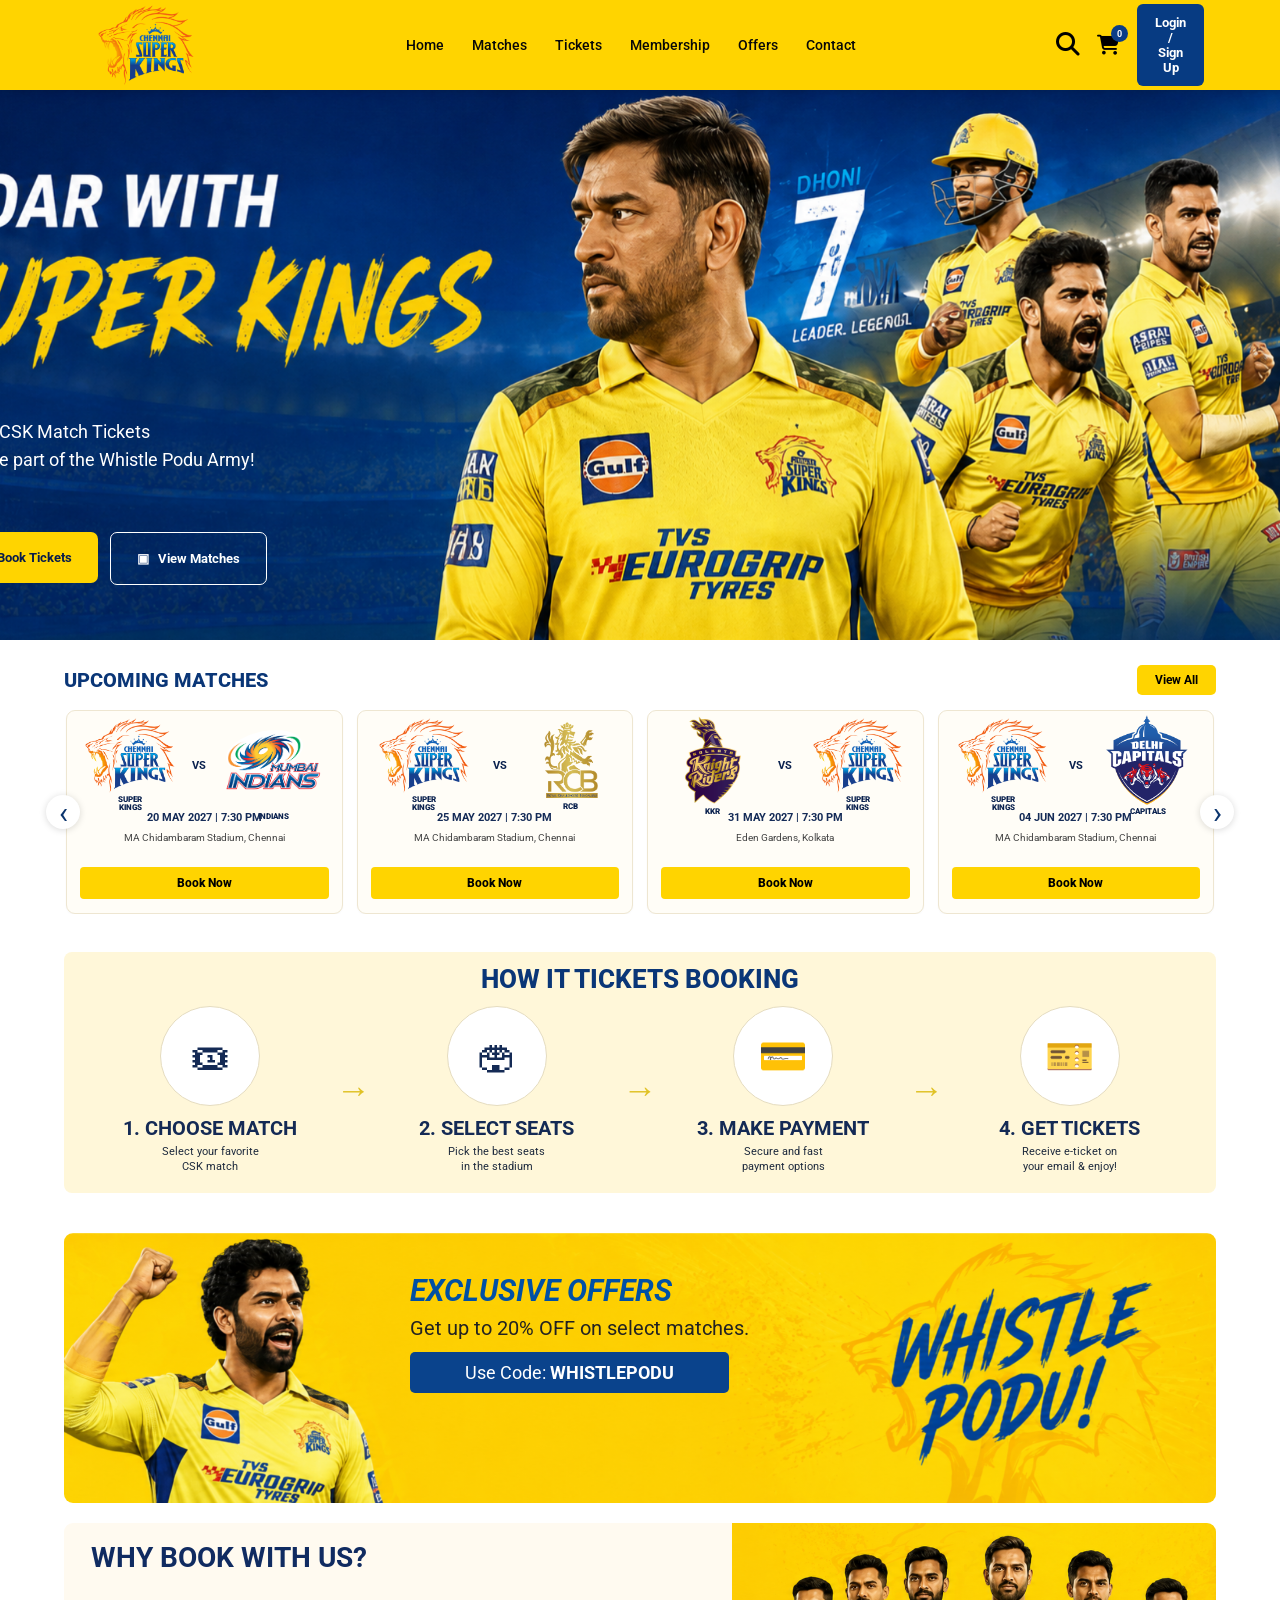
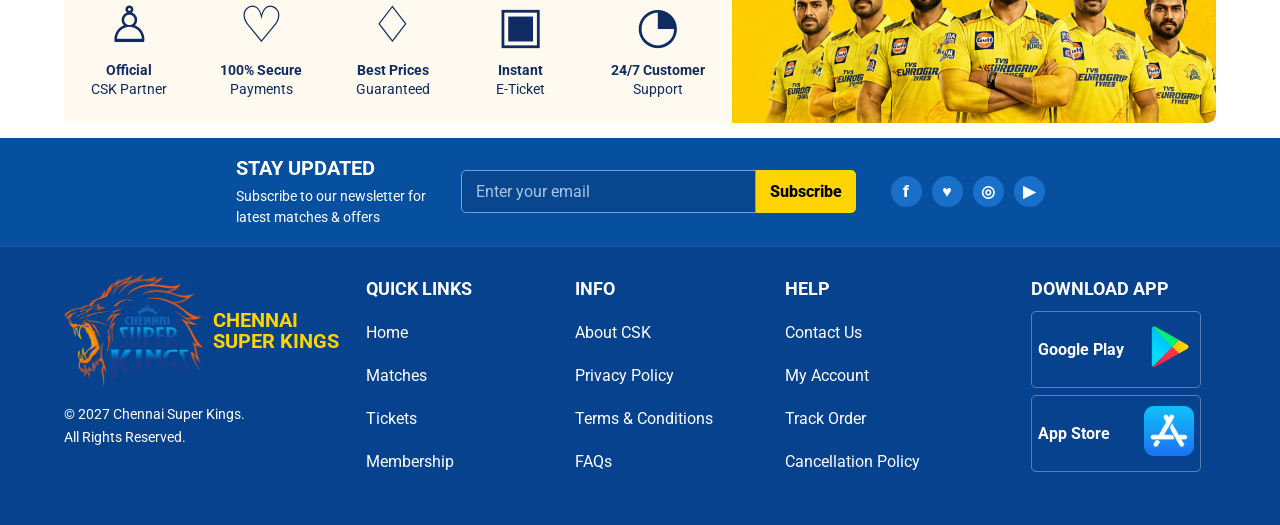
<file: index.html>
<!DOCTYPE html>
<html lang="en">

<head>
    <meta charset="UTF-8">
    <meta name="viewport" content="width=device-width, initial-scale=1.0">

    <title>CSK Tickets Booking</title>

    <meta name="description" content="CSK match tickets, upcoming matches, offers and ticket booking.">

    <!-- Google Font -->
    <link rel="preconnect" href="https://fonts.googleapis.com">
    <link rel="preconnect" href="https://fonts.gstatic.com" crossorigin>

    <link href="https://fonts.googleapis.com/css2?family=Roboto:wght@400;500;600;700;800;900&display=swap"
        rel="stylesheet">

    <!-- CSS -->
    <link rel="stylesheet" href="./index.css">

    <!-- Logo Icorn -->
    <link rel="shortcut icon" href="./image/csk-logo.png" type="image/x-icon">

    <!-- Fontawsom Link-->
    <link rel="stylesheet" href="https://cdnjs.cloudflare.com/ajax/libs/font-awesome/6.4.2/css/all.min.css"
        integrity="sha512-z3gLpd7yknf1YoNbCzqRKc4qyor8gaKU1qmn+CShxbuBusANI9QpRohGBreCFkKxLhei6S9CQXFEbbKuqLg0DA=="
        crossorigin="anonymous" referrerpolicy="no-referrer" />
</head>

<body>

    <!-- =========================
       NAVBAR
  ========================== -->
    <header class="navbar">

        <div class="nav-inner">

            <a href="#home" class="brand">
                <img src="./image/csk-logo.png" alt="Chennai Super Kings Logo">
            </a>

            <!-- Desktop Navigation -->
            <nav class="desktop-nav">

                <a href="#">Home</a>

                <a href="./matches.html">Matches</a>

                <a href="./booking.html">Tickets</a>

                <a href="./membership.html">Membership</a>

                <a href="./offer.html">Offers</a>

                <a href="./contact.html">Contact</a>

            </nav>

            <!-- Navigation Actions -->
            <div class="nav-actions">

                <button class="icon-btn search-btn" aria-label="Search">
                    <i class="fa-solid fa-magnifying-glass" style="color: rgb(0, 0, 0);"></i>
                </button>

                <button class="icon-btn cart-btn" aria-label="Shopping Cart">
                    <i class="fa-solid fa-cart-shopping" style="color: rgb(0, 0, 0);"></i>
                    <b id="cartCount">0</b>
                </button>

                <button class="login-btn" id="loginBtn">
                    <a href="./login.html">Login / Sign Up</a>
                </button>

                <!-- Mobile Menu Button -->
                <button class="menu-btn" id="menuBtn" aria-label="Open Menu">
                    <i class="fa-solid fa-bars" style="color: rgb(0, 0, 0);"></i>
                </button>

            </div>

        </div>
    </header>

    <!-- =========================
       SEARCH PANEL
  ========================== -->
    <div class="search-panel" id="searchPanel">

        <div class="search-box">

            <input id="searchInput" type="search" placeholder="Search matches, tickets, offers...">

            <button id="searchClose" aria-label="Close Search">
                ×
            </button>

        </div>

    </div>

    <!-- Side Navbar -->
    <div class="side_navbar">

        <div class="side_cancle_btn" id="side_cancle">
            <i class="fa-solid fa-x" style="color: rgb(0, 0, 0);"></i>
        </div>

        <a href="#home" class="side_navbar_brand">
            <img src="./image/csk-logo.png" alt="Chennai Super Kings Logo">
        </a>



        <div class="side_navbar_para">
            <a href="#">Home</a>

            <a href="./matches.html">Matches</a>

            <a href="./booking.html">Tickets</a>

            <a href="./membership.html">Membership</a>

            <a href="./offer.html">Offers</a>

            <a href="./contact.html">Contact</a>
        </div>

        <div class="side_btn_con">
            <button class="side_log" id="loginBtn">
                <a href="./login.html">Login / Sign Up</a>
            </button>
        </div>

    </div>




    <!-- =========================
       MAIN
  ========================== -->
    <main id="home">


        <!-- =========================
         HERO SECTION
    ========================== -->
        <section class="hero">

            <div class="hero-reference"></div>

            <div class="hero-content">

                <div class="hero-copy">

                    <p>
                        Book CSK Match Tickets<br>
                        and be part of the Whistle Podu Army!
                    </p>

                    <div class="hero-buttons">

                        <a href="./booking.html"><button class="primary-btn" data-scroll="#matches">
                                🎟 Book Tickets
                            </button>
                        </a>

                        <a href="./matches.html"> <button class="secondary-btn" data-scroll="#matches">
                                ▣ &nbsp; View Matches
                            </button>
                        </a>

                    </div>

                </div>

            </div>

        </section>


        <!-- =========================
         UPCOMING MATCHES
    ========================== -->
        <section class="section matches-section" id="matches">

            <div class="section-heading">

                <h2>UPCOMING MATCHES</h2>

                <a href="./matches.html"> <button class="small-yellow-btn" id="viewAllBtn">
                        View All
                    </button>
                </a>

            </div>


            <div class="match-slider">

                <button class="slider-arrow prev" id="prevMatch" aria-label="Previous Match">
                    ‹
                </button>


                <div class="match-track" id="matchTrack">


                    <!-- Match 1 -->
                    <article class="match-card">

                        <div class="teams">

                            <div class="team csk">
                                <img src="./image/csk-logo.png" alt="" width="90px">
                                <span>
                                    SUPER<br>
                                    KINGS
                                </span>
                            </div>

                            <strong>VS</strong>

                            <div class="team mi">
                                <img src="./image/mum-logo.png" alt="" width="100px">
                                <span>
                                    INDIANS
                                </span>
                            </div>

                        </div>

                        <div class="match-date">
                            20 MAY 2027 | 7:30 PM
                        </div>

                        <p>
                            MA Chidambaram Stadium, Chennai
                        </p>

                        <a href="./booking.html"><button class="book-btn">
                                Book Now
                            </button>
                        </a>

                    </article>


                    <!-- Match 2 -->
                    <article class="match-card">

                        <div class="teams">

                            <div class="team csk">
                                <img src="./image/csk-logo.png" alt="" width="90px">
                                <span>
                                    SUPER<br>
                                    KINGS
                                </span>
                            </div>

                            <strong>VS</strong>

                            <div class="team rcb">
                                <img src="./image/rcb-logo.png" alt="" width="80px">
                                <span>
                                    RCB
                                </span>
                            </div>

                        </div>

                        <div class="match-date">
                            25 MAY 2027 | 7:30 PM
                        </div>

                        <p>
                            MA Chidambaram Stadium, Chennai
                        </p>

                        <a href="./booking.html"><button class="book-btn">
                                Book Now
                            </button>
                        </a>

                    </article>


                    <!-- Match 3 -->
                    <article class="match-card">

                        <div class="teams">

                            <div class="team kkr">
                                <img src="./image/kol-logo.png" alt="" width="90px">
                                <span>
                                    KKR
                                </span>
                            </div>

                            <strong>VS</strong>

                            <div class="team csk">
                                <img src="./image/csk-logo.png" alt="" width="90px">
                                <span>
                                    SUPER<br>
                                    KINGS
                                </span>
                            </div>

                        </div>

                        <div class="match-date">
                            31 MAY 2027 | 7:30 PM
                        </div>

                        <p>
                            Eden Gardens, Kolkata
                        </p>

                        <a href="./booking.html"><button class="book-btn">
                                Book Now
                            </button>
                        </a>

                    </article>


                    <!-- Match 4 -->
                    <article class="match-card">

                        <div class="teams">

                            <div class="team csk">
                                <img src="./image/csk-logo.png" alt="" width="90px">
                                <span>
                                    SUPER<br>
                                    KINGS
                                </span>
                            </div>

                            <strong>VS</strong>

                            <div class="team dc">
                                <img src="./image/del-logo.png" alt="" width="90px">
                                <span>
                                    CAPITALS
                                </span>
                            </div>

                        </div>

                        <div class="match-date">
                            04 JUN 2027 | 7:30 PM
                        </div>

                        <p>
                            MA Chidambaram Stadium, Chennai
                        </p>

                        <a href="./booking.html"><button class="book-btn">
                                Book Now
                            </button>
                        </a>

                    </article>


                    <!-- Match 5 -->
                    <article class="match-card">

                        <div class="teams">

                            <div class="team csk">
                                <img src="./image/csk-logo.png" alt="" width="90px">
                                <span>
                                    SUPER<br>
                                    KINGS
                                </span>
                            </div>

                            <strong>VS</strong>

                            <div class="team rr">
                                <img src="./image/raj-logo.png" alt="" width="90px">
                                <span>
                                    ROYALS
                                </span>
                            </div>

                        </div>

                        <div class="match-date">
                            08 JUN 2027 | 7:30 PM
                        </div>

                        <p>
                            MA Chidambaram Stadium, Chennai
                        </p>

                        <a href="./booking.html"><button class="book-btn">
                                Book Now
                            </button>
                        </a>

                    </article>


                </div>


                <button class="slider-arrow next" id="nextMatch" aria-label="Next Match">
                    ›
                </button>

            </div>

        </section>


        <!-- =========================
         HOW IT WORKS
    ========================== -->
        <section class="how-section" id="tickets">

            <h2>HOW IT TICKETS BOOKING</h2>

            <div class="steps">


                <!-- Step 1 -->
                <div class="step">

                    <div class="step-icon">
                        🎟
                    </div>

                    <b>
                        1. CHOOSE MATCH
                    </b>

                    <p>
                        Select your favorite<br>
                        CSK match
                    </p>

                </div>


                <span class="step-arrow">
                    →
                </span>


                <!-- Step 2 -->
                <div class="step">

                    <div class="step-icon">
                        🏟
                    </div>

                    <b>
                        2. SELECT SEATS
                    </b>

                    <p>
                        Pick the best seats<br>
                        in the stadium
                    </p>

                </div>


                <span class="step-arrow">
                    →
                </span>


                <!-- Step 3 -->
                <div class="step">

                    <div class="step-icon">
                        💳
                    </div>

                    <b>
                        3. MAKE PAYMENT
                    </b>

                    <p>
                        Secure and fast<br>
                        payment options
                    </p>

                </div>


                <span class="step-arrow">
                    →
                </span>


                <!-- Step 4 -->
                <div class="step">

                    <div class="step-icon">
                        🎫
                    </div>

                    <b>
                        4. GET TICKETS
                    </b>

                    <p>
                        Receive e-ticket on<br>
                        your email & enjoy!
                    </p>

                </div>

            </div>

        </section>


        <!-- =========================
         OFFERS
    ========================== -->
        <section class="offer-section" id="offers">

            <div class="offer-reference"></div>

            <div class="offer-overlay">

                <h2>
                    EXCLUSIVE OFFERS
                </h2>

                <p>
                    Get up to 20% OFF on select matches.
                </p>

                <a href="./membership.html"><button id="couponBtn">
                        Use Code:
                        <strong>WHISTLEPODU</strong>
                    </button>
                </a>

            </div>

        </section>


        <!-- =========================
         WHY BOOK WITH US
    ========================== -->
        <section class="why-section" id="membership">

            <div class="why-left">

                <h2>
                    WHY BOOK WITH US?
                </h2>


                <div class="benefits">


                    <div>

                        <span>
                            ♙
                        </span>

                        <b>
                            Official
                        </b>

                        <small>
                            CSK Partner
                        </small>

                    </div>


                    <div>

                        <span>
                            ♡
                        </span>

                        <b>
                            100% Secure
                        </b>

                        <small>
                            Payments
                        </small>

                    </div>


                    <div>

                        <span>
                            ♢
                        </span>

                        <b>
                            Best Prices
                        </b>

                        <small>
                            Guaranteed
                        </small>

                    </div>


                    <div>

                        <span>
                            ▣
                        </span>

                        <b>
                            Instant
                        </b>

                        <small>
                            E-Ticket
                        </small>

                    </div>


                    <div>

                        <span>
                            ◔
                        </span>

                        <b>
                            24/7 Customer
                        </b>

                        <small>
                            Support
                        </small>

                    </div>


                </div>

            </div>


            <div class="why-image"></div>

        </section>


        <!-- =========================
         NEWSLETTER
    ========================== -->
        <section class="newsletter" id="csk-tv">

            <div class="newsletter-copy">

                <h2>
                    STAY UPDATED
                </h2>

                <p>
                    Subscribe to our newsletter for<br>
                    latest matches & offers
                </p>

            </div>


            <form id="newsletterForm">

                <input id="emailInput" type="email" placeholder="Enter your email" required>

                <button type="submit">
                    Subscribe
                </button>

            </form>


            <div class="socials">

                <a href="#" aria-label="Facebook">
                    f
                </a>

                <a href="#" aria-label="Twitter">
                    ♥
                </a>

                <a href="#" aria-label="Instagram">
                    ◎
                </a>

                <a href="#" aria-label="YouTube">
                    ▶
                </a>

            </div>

        </section>

    </main>


    <!-- =========================
       FOOTER
  ========================== -->
    <footer class="footer" id="more">

        <div class="footer-grid">


            <!-- Footer Brand -->
            <div class="footer-brand">

                <img src="./image/csk-logo.png" alt="CSK Logo">

                <h3>
                    CHENNAI<br>
                    SUPER KINGS
                </h3>

                <p>
                    © 2027 Chennai Super Kings.<br>
                    All Rights Reserved.
                </p>

            </div>


            <!-- Quick Links -->
            <div>

                <h4>
                    QUICK LINKS
                </h4>

                <a href="#home">
                    Home
                </a>

                <a href="./matches.html">
                    Matches
                </a>

                <a href="./booking.html">
                    Tickets
                </a>

                <a href="./membership.html">
                    Membership
                </a>

            </div>


            <!-- Info -->
            <div>

                <h4>
                    INFO
                </h4>

                <a href="#">
                    About CSK
                </a>

                <a href="#">
                    Privacy Policy
                </a>

                <a href="#">
                    Terms & Conditions
                </a>

                <a href="#">
                    FAQs
                </a>

            </div>


            <!-- Help -->
            <div>

                <h4>
                    HELP
                </h4>

                <a href="./contact.html">
                    Contact Us
                </a>

                <a href="#">
                    My Account
                </a>

                <a href="#">
                    Track Order
                </a>

                <a href="#">
                    Cancellation Policy
                </a>

            </div>


            <!-- App -->
            <div>

                <h4>
                    DOWNLOAD APP
                </h4>

                <div href="#" class="store">
                    <div class="store_para">
                        <strong>
                            <a href="">Google Play</a>
                        </strong>
                    </div>
                    <div class="store_img">
                        <img src="./image/playstore-logo.png" alt="" width="50px">
                    </div>
                </div>

                <div href="#" class="store">
                    <div class="store_para">
                        <strong>
                            <a href="">App Store</a>
                        </strong>
                    </div>
                    <div class="store_img">
                        <img src="./image/appstore-logo.png" alt="" width="50px">
                    </div>
                </div>


            </div>


        </div>

    </footer>


    <!-- =========================
       TOAST MESSAGE
  ========================== -->
    <div class="toast" id="toast"></div>


    <!-- JavaScript -->
    <script src="./index.js"></script>

</body>

</html>
</file>
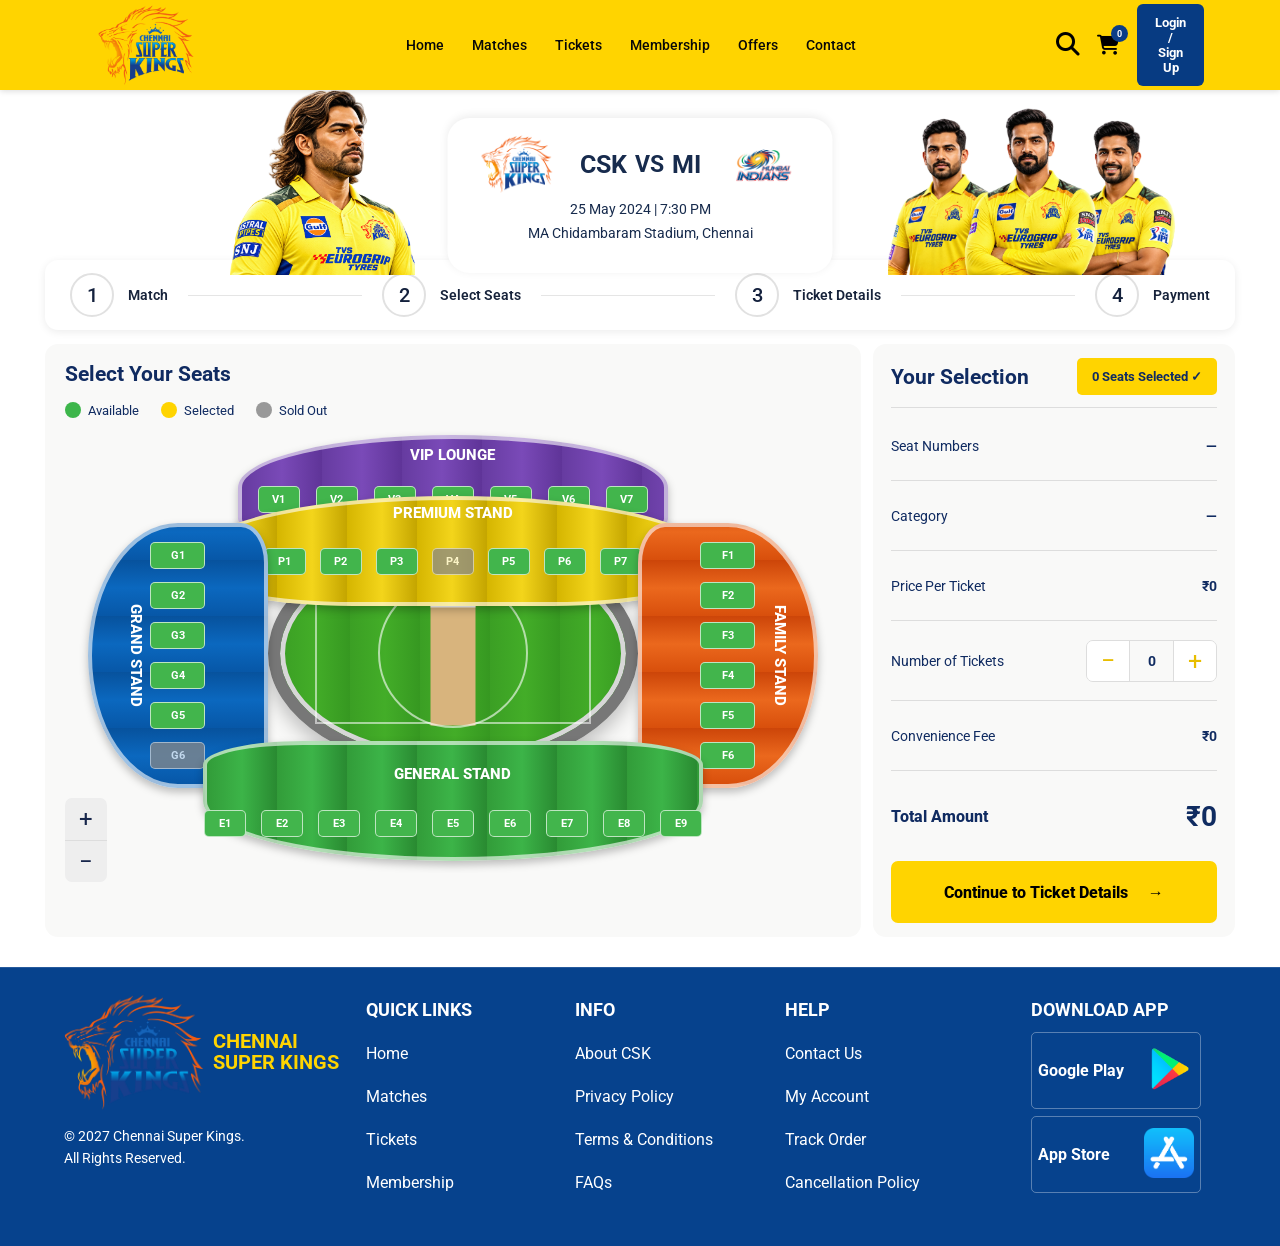
<file: booking.html>
<!DOCTYPE html>
<html lang="en">

<head>
    <meta charset="UTF-8">
    <meta name="viewport" content="width=device-width, initial-scale=1.0">

    <title>CSK Tickets Booking</title>

    <meta name="description" content="CSK match tickets, upcoming matches, offers and ticket booking.">

    <!-- Google Font -->
    <link rel="preconnect" href="https://fonts.googleapis.com">
    <link rel="preconnect" href="https://fonts.gstatic.com" crossorigin>

    <link href="https://fonts.googleapis.com/css2?family=Roboto:wght@400;500;600;700;800;900&display=swap"
        rel="stylesheet">

    <!-- CSS -->
    <link rel="stylesheet" href="./booking.css">

    <!-- Logo Icorn -->
    <link rel="shortcut icon" href="./image/csk-logo.png" type="image/x-icon">

    <!-- Fontawsom Link-->
    <link rel="stylesheet" href="https://cdnjs.cloudflare.com/ajax/libs/font-awesome/6.4.2/css/all.min.css"
        integrity="sha512-z3gLpd7yknf1YoNbCzqRKc4qyor8gaKU1qmn+CShxbuBusANI9QpRohGBreCFkKxLhei6S9CQXFEbbKuqLg0DA=="
        crossorigin="anonymous" referrerpolicy="no-referrer" />
</head>

<body>

    <!-- =========================
       NAVBAR
  ========================== -->
    <header class="navbar">

        <div class="nav-inner">

            <a href="#home" class="brand">
                <img src="./image/csk-logo.png" alt="Chennai Super Kings Logo">
            </a>

            <!-- Desktop Navigation -->
            <nav class="desktop-nav">

                <a href="./index.html">Home</a>

                <a href="./matches.html">Matches</a>

                <a href="#">Tickets</a>

                <a href="./membership.html">Membership</a>

                <a href="./offer.html">Offers</a>

                <a href="./contact.html">Contact</a>

            </nav>

            <!-- Navigation Actions -->
            <div class="nav-actions">

                <button class="icon-btn search-btn" aria-label="Search">
                    <i class="fa-solid fa-magnifying-glass" style="color: rgb(0, 0, 0);"></i>
                </button>

                <button class="icon-btn cart-btn" aria-label="Shopping Cart">
                    <i class="fa-solid fa-cart-shopping" style="color: rgb(0, 0, 0);"></i>
                    <b id="cartCount">0</b>
                </button>

                <button class="login-btn" id="loginBtn">
                    <a href="./login.html">Login / Sign Up</a>
                </button>

                <!-- Mobile Menu Button -->
                <button class="menu-btn" id="menuBtn" aria-label="Open Menu">
                    <i class="fa-solid fa-bars" style="color: rgb(0, 0, 0);"></i>
                </button>

            </div>

        </div>
    </header>

    <!-- =========================
       SEARCH PANEL
  ========================== -->
    <div class="search-panel" id="searchPanel">

        <div class="search-box">

            <input id="searchInput" type="search" placeholder="Search matches, tickets, offers...">

            <button id="searchClose" aria-label="Close Search">
                ×
            </button>

        </div>

    </div>

    <!-- Side Navbar -->
    <div class="side_navbar">

        <div class="side_cancle_btn" id="side_cancle">
            <i class="fa-solid fa-x" style="color: rgb(0, 0, 0);"></i>
        </div>

        <a href="#home" class="side_navbar_brand">
            <img src="./image/csk-logo.png" alt="Chennai Super Kings Logo">
        </a>



        <div class="side_navbar_para">
            <a href="./index.html">Home</a>

            <a href="./matches.html">Matches</a>

            <a href="#">Tickets</a>

            <a href="./membership.html">Membership</a>

            <a href="./offer.html">Offers</a>

            <a href="./contact.html">Contact</a>
        </div>

        <div class="side_btn_con">
            <button class="side_log" id="loginBtn">
                <a href="./login.html">Login / Sign Up</a>
            </button>
        </div>

    </div>

    <!-- Stadium Section -->


    <div class="stadium-section">

        <img src="./image/dhoni.png" class="dhoni" alt="CSK Player">

        <img src="./image/players.png" class="right-players" alt="CSK Players">


        <div class="match-card">

            <div class="team-section">

                <div class="team">
                    <img src="./image/csk-logo.png" alt="CSK">
                </div>

                <div class="vs">
                    <span>CSK</span>
                    <b>VS</b>
                    <span>MI</span>
                </div>

                <div class="team">
                    <img src="./image/mum-logo.png" alt="MI">
                </div>

            </div>

            <div class="match-date">
                25 May 2024 | 7:30 PM
            </div>

            <div class="match-location">
                MA Chidambaram Stadium, Chennai
            </div>

        </div>

    </div>

    </div>

    </div>

    <!-- =====================================
         STEPS
    ====================================== -->

    <div class="booking-steps">

        <div class="step">
            <div class="step-number">1</div>
            <span>Match</span>
        </div>

        <div class="step-line"></div>

        <div class="step">
            <div class="step-number">2</div>
            <span>Select Seats</span>
        </div>

        <div class="step-line"></div>

        <div class="step">
            <div class="step-number">3</div>
            <span>Ticket Details</span>
        </div>

        <div class="step-line"></div>

        <div class="step">
            <div class="step-number">4</div>
            <span>Payment</span>
        </div>

    </div>

    <!-- =====================================================
     MAIN BOOKING AREA
===================================================== -->

    <main class="booking-container">


        <!-- =================================================
         SEAT SECTION
    ================================================== -->

        <section class="seat-panel">

            <div class="seat-heading">

                <div>

                    <h2>
                        Select Your Seats
                    </h2>

                    <div class="seat-legend">

                        <span>
                            <i class="available-dot"></i>
                            Available
                        </span>

                        <span>
                            <i class="selected-dot"></i>
                            Selected
                        </span>

                        <span>
                            <i class="sold-dot"></i>
                            Sold Out
                        </span>

                    </div>

                </div>

            </div>


            <!-- Stadium Zoom Controls -->

            <div class="stadium-controls">

                <button id="zoomIn">
                    +
                </button>

                <button id="zoomOut">
                    −
                </button>

            </div>


            <!-- =================================================
             STADIUM
        ================================================== -->

            <div class="stadium-wrapper" id="stadiumWrapper">

                <div class="stadium" id="stadium">


                    <!-- VIP RING -->

                    <div class="vip-ring stadium-ring">

                        <div class="ring-title">
                            VIP LOUNGE
                        </div>

                        <div class="seat-row vip-row">

                            <button class="seat" data-seat="V1" data-category="VIP Lounge" data-price="4999">
                                V1
                            </button>

                            <button class="seat" data-seat="V2" data-category="VIP Lounge" data-price="4999">
                                V2
                            </button>

                            <button class="seat" data-seat="V3" data-category="VIP Lounge" data-price="4999">
                                V3
                            </button>

                            <button class="seat" data-seat="V4" data-category="VIP Lounge" data-price="4999">
                                V4
                            </button>

                            <button class="seat" data-seat="V5" data-category="VIP Lounge" data-price="4999">
                                V5
                            </button>

                            <button class="seat" data-seat="V6" data-category="VIP Lounge" data-price="4999">
                                V6
                            </button>

                            <button class="seat" data-seat="V7" data-category="VIP Lounge" data-price="4999">
                                V7
                            </button>

                        </div>

                    </div>


                    <!-- PREMIUM RING -->

                    <div class="premium-ring stadium-ring">

                        <div class="ring-title">
                            PREMIUM STAND
                        </div>

                        <div class="seat-row premium-row">

                            <button class="seat" data-seat="P1" data-category="Premium Stand" data-price="3499">
                                P1
                            </button>

                            <button class="seat" data-seat="P2" data-category="Premium Stand" data-price="3499">
                                P2
                            </button>

                            <button class="seat" data-seat="P3" data-category="Premium Stand" data-price="3499">
                                P3
                            </button>

                            <button class="seat sold" data-seat="P4" data-category="Premium Stand" data-price="3499">
                                P4
                            </button>

                            <button class="seat" data-seat="P5" data-category="Premium Stand" data-price="3499">
                                P5
                            </button>

                            <button class="seat" data-seat="P6" data-category="Premium Stand" data-price="3499">
                                P6
                            </button>

                            <button class="seat" data-seat="P7" data-category="Premium Stand" data-price="3499">
                                P7
                            </button>

                        </div>

                    </div>


                    <!-- GRAND STAND -->

                    <div class="grand-ring stadium-ring left-ring">

                        <div class="ring-title">
                            GRAND STAND
                        </div>

                        <div class="vertical-seats">

                            <button class="seat" data-seat="G1" data-category="Grand Stand" data-price="2499">
                                G1
                            </button>

                            <button class="seat" data-seat="G2" data-category="Grand Stand" data-price="2499">
                                G2
                            </button>

                            <button class="seat" data-seat="G3" data-category="Grand Stand" data-price="2499">
                                G3
                            </button>

                            <button class="seat" data-seat="G4" data-category="Grand Stand" data-price="2499">
                                G4
                            </button>

                            <button class="seat" data-seat="G5" data-category="Grand Stand" data-price="2499">
                                G5
                            </button>

                            <button class="seat sold" data-seat="G6" data-category="Grand Stand" data-price="2499">
                                G6
                            </button>

                        </div>

                    </div>


                    <!-- FAMILY STAND -->

                    <div class="family-ring stadium-ring right-ring">

                        <div class="ring-title">
                            FAMILY STAND
                        </div>

                        <div class="vertical-seats">

                            <button class="seat" data-seat="F1" data-category="Family Stand" data-price="1699">
                                F1
                            </button>

                            <button class="seat" data-seat="F2" data-category="Family Stand" data-price="1699">
                                F2
                            </button>

                            <button class="seat" data-seat="F3" data-category="Family Stand" data-price="1699">
                                F3
                            </button>

                            <button class="seat" data-seat="F4" data-category="Family Stand" data-price="1699">
                                F4
                            </button>

                            <button class="seat" data-seat="F5" data-category="Family Stand" data-price="1699">
                                F5
                            </button>

                            <button class="seat" data-seat="F6" data-category="Family Stand" data-price="1699">
                                F6
                            </button>

                        </div>

                    </div>


                    <!-- GENERAL STAND -->

                    <div class="general-ring stadium-ring bottom-ring">

                        <div class="ring-title">
                            GENERAL STAND
                        </div>

                        <div class="general-seats">

                            <button class="seat" data-seat="E1" data-category="General Stand" data-price="999">
                                E1
                            </button>

                            <button class="seat" data-seat="E2" data-category="General Stand" data-price="999">
                                E2
                            </button>

                            <button class="seat" data-seat="E3" data-category="General Stand" data-price="999">
                                E3
                            </button>

                            <button class="seat" data-seat="E4" data-category="General Stand" data-price="999">
                                E4
                            </button>

                            <button class="seat" data-seat="E5" data-category="General Stand" data-price="999">
                                E5
                            </button>

                            <button class="seat" data-seat="E6" data-category="General Stand" data-price="999">
                                E6
                            </button>

                            <button class="seat" data-seat="E7" data-category="General Stand" data-price="999">
                                E7
                            </button>

                            <button class="seat" data-seat="E8" data-category="General Stand" data-price="999">
                                E8
                            </button>

                            <button class="seat" data-seat="E9" data-category="General Stand" data-price="999">
                                E9
                            </button>

                        </div>

                    </div>


                    <!-- CRICKET GROUND -->

                    <div class="cricket-ground">

                        <div class="ground-lines"></div>

                        <div class="pitch">

                            <div class="pitch-line"></div>

                        </div>

                        <div class="center-circle"></div>

                    </div>


                </div>

            </div>

        </section>


        <!-- =================================================
         SELECTION SUMMARY
    ================================================== -->

        <aside class="selection-panel">

            <div class="selection-title">

                <h2>
                    Your Selection
                </h2>

                <span id="selectedBadge">
                    0 Seats Selected
                    ✓
                </span>

            </div>


            <div class="summary-content">


                <!-- Seat Numbers -->

                <div class="summary-row">

                    <span>
                        Seat Numbers
                    </span>

                    <strong id="selectedSeats">
                        —
                    </strong>

                </div>


                <!-- Category -->

                <div class="summary-row">

                    <span>
                        Category
                    </span>

                    <strong id="selectedCategory">
                        —
                    </strong>

                </div>


                <!-- Price -->

                <div class="summary-row">

                    <span>
                        Price Per Ticket
                    </span>

                    <strong id="pricePerTicket">
                        ₹0
                    </strong>

                </div>


                <!-- Quantity -->

                <div class="summary-row quantity-row">

                    <span>
                        Number of Tickets
                    </span>

                    <div class="quantity-control">

                        <button id="minusBtn">
                            −
                        </button>

                        <strong id="ticketQuantity">
                            0
                        </strong>

                        <button id="plusBtn">
                            +
                        </button>

                    </div>

                </div>


                <!-- Convenience -->

                <div class="summary-row">

                    <span>
                        Convenience Fee
                    </span>

                    <strong id="convenienceFee">
                        ₹0
                    </strong>

                </div>


                <!-- Total -->

                <div class="summary-total">

                    <span>
                        Total Amount
                    </span>

                    <strong id="totalAmount">
                        ₹0
                    </strong>

                </div>


                <!-- Continue -->

                <button class="continue-btn" id="continueBtn">

                    <span>
                        Continue to Ticket Details
                    </span>

                    <b>
                        →
                    </b>

                </button>

            </div>

        </aside>

    </main>




    <!-- =========================
       FOOTER
  ========================== -->
    <footer class="footer" id="more">

        <div class="footer-grid">


            <!-- Footer Brand -->
            <div class="footer-brand">

                <img src="./image/csk-logo.png" alt="CSK Logo">

                <h3>
                    CHENNAI<br>
                    SUPER KINGS
                </h3>

                <p>
                    © 2027 Chennai Super Kings.<br>
                    All Rights Reserved.
                </p>

            </div>


            <!-- Quick Links -->
            <div>

                <h4>
                    QUICK LINKS
                </h4>

                <a href="#home">
                    Home
                </a>

                <a href="#matches">
                    Matches
                </a>

                <a href="#tickets">
                    Tickets
                </a>

                <a href="#membership">
                    Membership
                </a>

            </div>


            <!-- Info -->
            <div>

                <h4>
                    INFO
                </h4>

                <a href="#">
                    About CSK
                </a>

                <a href="#">
                    Privacy Policy
                </a>

                <a href="#">
                    Terms & Conditions
                </a>

                <a href="#">
                    FAQs
                </a>

            </div>


            <!-- Help -->
            <div>

                <h4>
                    HELP
                </h4>

                <a href="#">
                    Contact Us
                </a>

                <a href="#">
                    My Account
                </a>

                <a href="#">
                    Track Order
                </a>

                <a href="#">
                    Cancellation Policy
                </a>

            </div>


            <!-- App -->
            <div>

                <h4>
                    DOWNLOAD APP
                </h4>

                <div href="#" class="store">
                    <div class="store_para">
                        <strong>
                            <a href="">Google Play</a>
                        </strong>
                    </div>
                    <div class="store_img">
                        <img src="./image/playstore-logo.png" alt="" width="50px">
                    </div>
                </div>

                <div href="#" class="store">
                    <div class="store_para">
                        <strong>
                            <a href="">App Store</a>
                        </strong>
                    </div>
                    <div class="store_img">
                        <img src="./image/appstore-logo.png" alt="" width="50px">
                    </div>
                </div>


            </div>


        </div>

    </footer>


    <!-- =========================
       TOAST MESSAGE
  ========================== -->
    <div class="toast" id="toast"></div>


    <!-- JavaScript -->
    <script src="booking.js"></script>

</body>
</file>
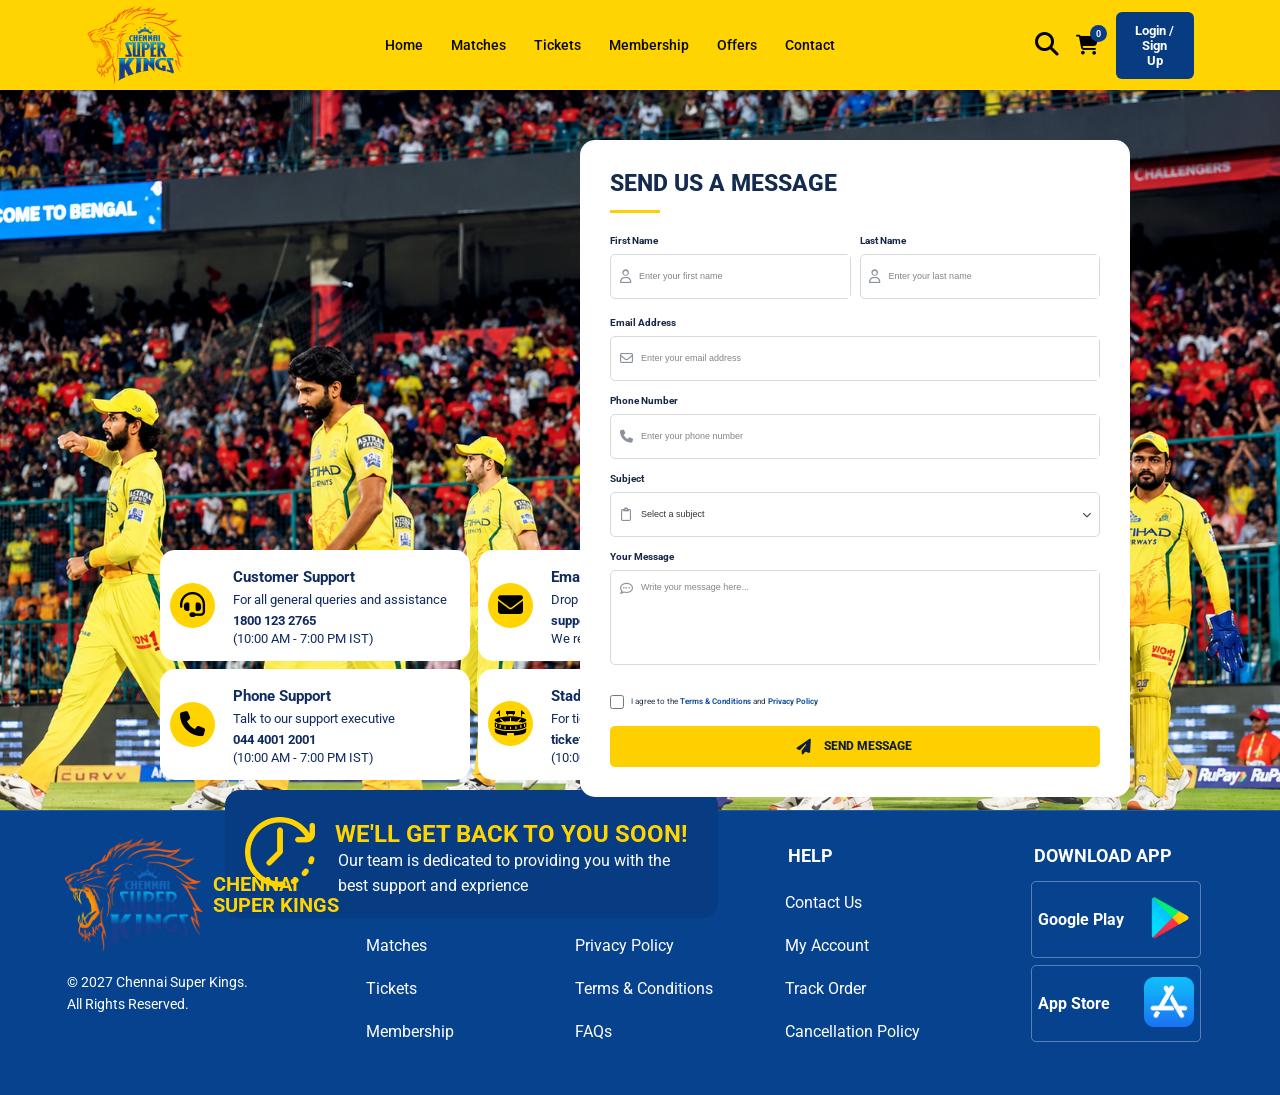
<file: contact.html>
<!DOCTYPE html>
<html lang="en">

<head>
    <meta charset="UTF-8">
    <meta name="viewport" content="width=device-width, initial-scale=1.0">
    <title>CSK Contact page</title>

    <meta name="description" content="CSK match tickets, upcoming matches, offers and ticket booking.">

    <!-- Google Font -->
    <link rel="preconnect" href="https://fonts.googleapis.com">
    <link rel="preconnect" href="https://fonts.gstatic.com" crossorigin>

    <link href="https://fonts.googleapis.com/css2?family=Roboto:wght@400;500;600;700;800;900&display=swap"
        rel="stylesheet">

    <!-- CSS -->
    <link rel="stylesheet" href="./contact.css">

    <!-- Logo Icorn -->
    <link rel="shortcut icon" href="./image/csk-logo.png" type="image/x-icon">

    <!-- Fontawsom Link-->
    <link rel="stylesheet" href="https://cdnjs.cloudflare.com/ajax/libs/font-awesome/6.4.2/css/all.min.css"
        integrity="sha512-z3gLpd7yknf1YoNbCzqRKc4qyor8gaKU1qmn+CShxbuBusANI9QpRohGBreCFkKxLhei6S9CQXFEbbKuqLg0DA=="
        crossorigin="anonymous" referrerpolicy="no-referrer" />
</head>

<body>

    <!-- =========================
       NAVBAR
  ========================== -->

    <header class="navbar">

        <div class="nav-inner">

            <a href="#home" class="brand">
                <img src="./image/csk-logo.png" alt="Chennai Super Kings Logo">
            </a>

            <!-- Desktop Navigation -->
            <nav class="desktop-nav">

                <a href="./index.html">Home</a>

                <a href="./matches.html">Matches</a>

                <a href="./booking.html">Tickets</a>

                <a href="./membership.html">Membership</a>

                <a href="./offer.html">Offers</a>

                <a href="./contact.html">Contact</a>

            </nav>

            <!-- Navigation Actions -->
            <div class="nav-actions">

                <button class="icon-btn search-btn" aria-label="Search">
                    <i class="fa-solid fa-magnifying-glass" style="color: rgb(0, 0, 0);"></i>
                </button>

                <button class="icon-btn cart-btn" aria-label="Shopping Cart">
                    <i class="fa-solid fa-cart-shopping" style="color: rgb(0, 0, 0);"></i>
                    <b id="cartCount">0</b>
                </button>

                <button class="login-btn1" id="loginBtn">
                    <a href="./login.html">Login / Sign Up</a>
                </button>

                <!-- Mobile Menu Button -->
                <button class="menu-btn" id="menuBtn" aria-label="Open Menu">
                    <i class="fa-solid fa-bars" style="color: rgb(0, 0, 0);"></i>
                </button>

            </div>

        </div>
    </header>

    <!-- =========================
       SEARCH PANEL
  ========================== -->
    <div class="search-panel" id="searchPanel">

        <div class="search-box">

            <input id="searchInput" type="search" placeholder="Search matches, tickets, offers...">

            <button id="searchClose" aria-label="Close Search">
                ×
            </button>

        </div>

    </div>

    <!-- Side Navbar -->
    <div class="side_navbar">

        <div class="side_cancle_btn" id="side_cancle">
            <i class="fa-solid fa-x" style="color: rgb(0, 0, 0);"></i>
        </div>

        <a href="#home" class="side_navbar_brand">
            <img src="./image/csk-logo.png" alt="Chennai Super Kings Logo">
        </a>



        <div class="side_navbar_para">
            <a href="./index.html">Home</a>

            <a href="./matches.html">Matches</a>

            <a href="./booking.html">Tickets</a>

            <a href="./membership.html">Membership</a>

            <a href="./offer.html">Offers</a>

            <a href="./contact.html">Contact</a>
        </div>

        <div class="side_btn_con">
            <button class="side_log" id="loginBtn">
                <a href="./login.html">Login / Sign Up</a>
            </button>
        </div>

    </div>

    <section>
        <div class="contact_img">
            <img class="heroimg" src="./image/c1 (1).png" alt="Contact image">


            <div class="support-container">

                <div class="support-card">
                    <div><i class="fa-solid fa-headset" style="color: rgb(0, 0, 0);"></i></div>
                    <div class="boxes">
                        <h3>Customer Support</h3>
                        <p>For all general queries and assistance</p>
                        <h4>1800 123 2765</h4>
                        <span>(10:00 AM - 7:00 PM IST)</span>
                    </div>
                </div>

                <div class="support-card">
                    <div><i class="fa-solid fa-envelope" style="color: rgb(0, 0, 0);"></i></div>
                    <div class="boxes">
                        <h3>Email Support</h3>
                        <p>Drop us an email anytime</p>
                        <h4>support@csk.com</h4>
                        <span>We reply within 24 hours</span>
                    </div>
                </div>

                <div class="support-card">
                    <div><i class="fa-solid fa-phone" style="color: rgb(0, 0, 0);"></i></div>
                    <div class="boxes">
                        <h3>Phone Support</h3>
                        <p>Talk to our support executive</p>
                        <h4>044 4001 2001</h4>
                        <span>(10:00 AM - 7:00 PM IST)</span>
                    </div>
                </div>

                <div class="support-card">
                    <div><img class="stadium" src="./image/stadium.png" alt=""></div>
                    <div class="boxes">
                        <h3>Stadium / Ticket Support</h3>
                        <p>For ticket booking and stadium queries</p>
                        <h4>tickets@csk.com</h4>
                        <span>(10:00 AM - 7:00 PM IST)</span>
                    </div>
                </div>

            </div>
            <div class="get">
                <div><img class="clock" src="./image/clock.png" alt=""></div>
                <div class="getd2">
                    <h2>WE'LL GET BACK TO YOU SOON!</h2>
                    <p>Our team is dedicated to providing you with the </p>
                    <p>best support and exprience</p>
                </div>
            </div>

            <div class="contact-container">

                <!-- Heading -->
                <h1>SEND US A MESSAGE</h1>

                <div class="heading-line"></div>


                <!-- First Name + Last Name -->
                <div class="name-row">

                    <div class="input-group">
                        <label for="firstName">First Name</label>

                        <div class="input-box">
                            <i class="fa-regular fa-user"></i>

                            <input type="text" id="firstName" placeholder="Enter your first name">
                        </div>

                        <small class="error" id="firstNameError"></small>
                    </div>


                    <div class="input-group">
                        <label for="lastName">Last Name</label>

                        <div class="input-box">
                            <i class="fa-regular fa-user"></i>

                            <input type="text" id="lastName" placeholder="Enter your last name">
                        </div>

                        <small class="error" id="lastNameError"></small>
                    </div>

                </div>


                <!-- Email -->
                <div class="input-group">
                    <label for="email">Email Address</label>

                    <div class="input-box">
                        <i class="fa-regular fa-envelope"></i>

                        <input type="email" id="email" placeholder="Enter your email address">
                    </div>

                    <small class="error" id="emailError"></small>
                </div>


                <!-- Phone -->
                <div class="input-group">
                    <label for="phone">Phone Number</label>

                    <div class="input-box">
                        <i class="fa-solid fa-phone"></i>

                        <input type="tel" id="phone" placeholder="Enter your phone number">
                    </div>

                    <small class="error" id="phoneError"></small>
                </div>


                <!-- Subject -->
                <div class="input-group">
                    <label for="subject">Subject</label>

                    <div class="input-box select-box">
                        <i class="fa-regular fa-clipboard"></i>

                        <select id="subject">
                            <option value="">Select a subject</option>
                            <option value="general">General Enquiry</option>
                            <option value="support">Technical Support</option>
                            <option value="feedback">Feedback</option>
                            <option value="business">Business Enquiry</option>
                        </select>

                        <i class="fa-solid fa-chevron-down arrow"></i>
                    </div>

                    <small class="error" id="subjectError"></small>
                </div>


                <!-- Message -->
                <div class="input-group message-group">

                    <label for="message">Your Message</label>

                    <div class="textarea-box">

                        <i class="fa-regular fa-comment-dots"></i>

                        <textarea id="message" placeholder="Write your message here..."></textarea>

                    </div>

                    <small class="error" id="messageError"></small>

                </div>


                <!-- Terms -->
                <div class="terms">

                    <input type="checkbox" id="terms">

                    <label for="terms">
                        I agree to the
                        <a href="#">Terms & Conditions</a>
                        and
                        <a href="#">Privacy Policy</a>
                    </label>

                </div>

                <small class="error terms-error" id="termsError"></small>


                <!-- Submit Button -->
                <button class="send-button" id="sendButton">

                    <i class="fa-solid fa-paper-plane"></i>

                    <span>SEND MESSAGE</span>

                </button>


                <!-- Success Message -->
                <div class="success-message" id="successMessage">
                    <i class="fa-solid fa-circle-check"></i>
                    Message sent successfully!
                </div>

            </div>
        </div>


        <!-- Footer -->
        <!-- =========================
       FOOTER
  ========================== -->
        <footer class="footer" id="more">

            <div class="footer-grid">


                <!-- Footer Brand -->
                <div class="footer-brand">

                    <img src="./image/csk-logo.png" alt="CSK Logo">

                    <h3>
                        CHENNAI<br>
                        SUPER KINGS
                    </h3>

                    <p>
                        © 2027 Chennai Super Kings.<br>
                        All Rights Reserved.
                    </p>

                </div>


                <!-- Quick Links -->
                <div>

                    <h4>
                        QUICK LINKS
                    </h4>

                    <a href="#home">
                        Home
                    </a>

                    <a href="#matches">
                        Matches
                    </a>

                    <a href="#tickets">
                        Tickets
                    </a>

                    <a href="#membership">
                        Membership
                    </a>

                </div>


                <!-- Info -->
                <div>

                    <h4>
                        INFO
                    </h4>

                    <a href="#">
                        About CSK
                    </a>

                    <a href="#">
                        Privacy Policy
                    </a>

                    <a href="#">
                        Terms & Conditions
                    </a>

                    <a href="#">
                        FAQs
                    </a>

                </div>


                <!-- Help -->
                <div>

                    <h4>
                        HELP
                    </h4>

                    <a href="#">
                        Contact Us
                    </a>

                    <a href="#">
                        My Account
                    </a>

                    <a href="#">
                        Track Order
                    </a>

                    <a href="#">
                        Cancellation Policy
                    </a>

                </div>


                <!-- App -->
                <div>

                    <h4>
                        DOWNLOAD APP
                    </h4>

                    <div href="#" class="store">
                        <div class="store_para">
                            <strong>
                                <a href="">Google Play</a>
                            </strong>
                        </div>
                        <div class="store_img">
                            <img src="./image/playstore-logo.png" alt="" width="50px">
                        </div>
                    </div>

                    <div href="#" class="store">
                        <div class="store_para">
                            <strong>
                                <a href="">App Store</a>
                            </strong>
                        </div>
                        <div class="store_img">
                            <img src="./image/appstore-logo.png" alt="" width="50px">
                        </div>
                    </div>


                </div>


            </div>

        </footer>

        <script src="./contact.js"></script>
</body>

</html>
</file>
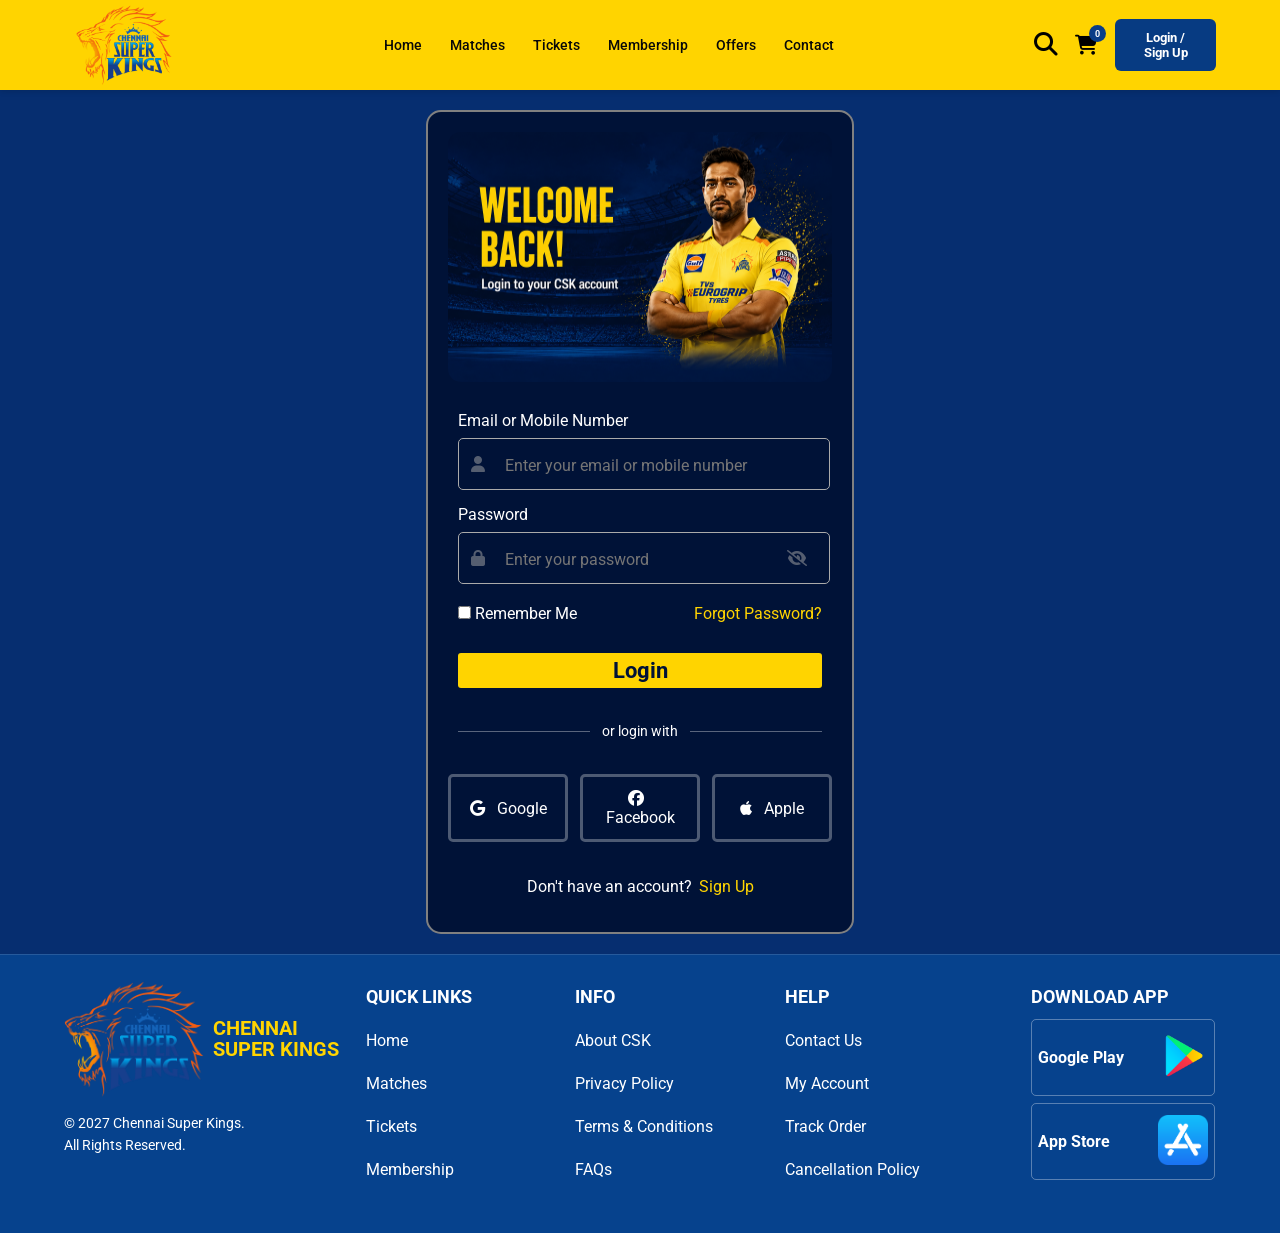
<file: login.html>
<!DOCTYPE html>
<html lang="en">

<head>
    <meta charset="UTF-8">
    <meta name="viewport" content="width=device-width, initial-scale=1.0">
    <title>CSK Tickets Booking</title>

    <meta name="description" content="CSK match tickets, upcoming matches, offers and ticket booking.">

    <!-- Google Font -->
    <link rel="preconnect" href="https://fonts.googleapis.com">
    <link rel="preconnect" href="https://fonts.gstatic.com" crossorigin>

    <link href="https://fonts.googleapis.com/css2?family=Roboto:wght@400;500;600;700;800;900&display=swap"
        rel="stylesheet">

    <!-- CSS -->
    <link rel="stylesheet" href="./login.css">

    <!-- Logo Icorn -->
    <link rel="shortcut icon" href="./image/csk-logo.png" type="image/x-icon">

    <!-- Fontawsom Link-->
    <link rel="stylesheet" href="https://cdnjs.cloudflare.com/ajax/libs/font-awesome/6.4.2/css/all.min.css"
        integrity="sha512-z3gLpd7yknf1YoNbCzqRKc4qyor8gaKU1qmn+CShxbuBusANI9QpRohGBreCFkKxLhei6S9CQXFEbbKuqLg0DA=="
        crossorigin="anonymous" referrerpolicy="no-referrer" />

</head>

<body>

    <!-- =========================
       NAVBAR
  ========================== -->
    <header class="navbar">

        <div class="nav-inner">

            <a href="#home" class="brand">
                <img src="./image/csk-logo.png" alt="Chennai Super Kings Logo">
            </a>

            <!-- Desktop Navigation -->
            <nav class="desktop-nav">

                <a href="./index.html">Home</a>

                <a href="./matches.html">Matches</a>

                <a href="./booking.html">Tickets</a>

                <a href="./membership.html">Membership</a>

                <a href="./offer.html">Offers</a>

                <a href="./contact.html">Contact</a>

            </nav>

            <!-- Navigation Actions -->
            <div class="nav-actions">

                <button class="icon-btn search-btn" aria-label="Search">
                    <i class="fa-solid fa-magnifying-glass" style="color: rgb(0, 0, 0);"></i>
                </button>

                <button class="icon-btn cart-btn" aria-label="Shopping Cart">
                    <i class="fa-solid fa-cart-shopping" style="color: rgb(0, 0, 0);"></i>
                    <b id="cartCount">0</b>
                </button>

                <button class="login-btn" id="loginBtn">
                    Login / Sign Up
                </button>

                <!-- Mobile Menu Button -->
                <button class="menu-btn" id="menuBtn" aria-label="Open Menu">
                    <i class="fa-solid fa-bars" style="color: rgb(0, 0, 0);"></i>
                </button>

            </div>

        </div>
    </header>

    <!-- Side Navbar -->
    <div class="side_navbar">

        <div class="side_cancle_btn" id="side_cancle">
            <i class="fa-solid fa-x" style="color: rgb(0, 0, 0);"></i>
        </div>

        <a href="#home" class="side_navbar_brand">
            <img src="./image/csk-logo.png" alt="Chennai Super Kings Logo">
        </a>



        <div class="side_navbar_para">
            <a href="./index.html">Home</a>

            <a href="./matches.html">Matches</a>

            <a href="./booking.html">Tickets</a>

            <a href="./membership.html">Membership</a>

            <a href="./offer.html">Offers</a>

            <a href="./contact.html">Contact</a>
        </div>

        <div class="side_btn_con">
            <button class="side_log" id="loginBtn">
                Login / Sign Up
            </button>
        </div>

    </div>

    <!--Login and SignUp-->



    <!--login page-->

    <!--login form-->

    <div class="container-1">
        <div class="login-container">

            <div class="bg-img">
                <img src="./image/login.png" width="100%" height="250px">

            </div>

            <div class="input-box">
                <label for="name">Email or Mobile Number</label>
                <div class="special">
                    <i class="fa-solid fa-user"></i>
                    <input id="name" type="text" class="login" placeholder="Enter your email or mobile number">
                </div>


                <label for="password">Password</label>
                <div class="special">
                    <i class="fa-solid fa-lock"></i>
                    <input id="password" type="password" class="login" placeholder="Enter your password">
                    <i class="fa-solid fa-eye-slash" id="togglepassword"></i>
                </div>

                <div class="remember-row">
                    <div class="remember-me">
                        <input type="checkbox" id="confirm">
                        <label for="confirm">Remember Me</label>
                    </div>

                    <a href="#" style="color: #FFD400;">Forgot Password?</a>
                </div>

                <button class="login-btns">
                    <h1>Login</h1>
                </button>
                <p id="error"></p>

                <p class="or">or login with</p>


                <!--social media-->

            </div>

            <div class="social-media">

                <button>
                    <i class="fa-brands fa-google"></i>
                    Google
                </button>

                <button>
                    <i class="fa-brands fa-facebook"></i>
                    Facebook
                </button>

                <button>
                    <i class="fa-brands fa-apple"></i>
                    Apple
                </button>


            </div>

            <!--signup switchting-->

            <div class="sign">
                <p>Don't have an account? </p>
                <span class="signup-btn" style="color: #FFD400; margin-left: 7px;cursor: pointer ;">Sign Up</span>

            </div>


        </div>
    </div>


    <!--Signup page-->


    <!--signup form-->

    <div class="container-2">

        <div class="signup">
            <div class="bg-img">
                <img src="./image/signup.png" width="100%" height="240px">
            </div>

            <div class="input-box2">

                <label for="full name">Full Name</label>
                <div class="input">
                    <i class="fa-solid fa-user"></i>
                    <input type="text" id="full name" placeholder="Enter your full name">
                </div>



                <label for="email address">Email Address</label>
                <div class="input">
                    <i class="fa-solid fa-envelope"></i>
                    <input type="email" id="email address" placeholder="Enter your email address">

                </div>


                <label for="phone number">Mobile number</label>
                <div class="input">
                    <i class="fa-solid fa-phone"></i>
                    <input type="tel" id="phone number" placeholder="Enter your mobile number" inputmode="numeric"
                        maxlength="10">
                </div>


                <label for="passwords">Password</label>
                <div class="input">
                    <i class="fa-solid fa-lock"></i>
                    <input type="password" id="passwords" placeholder="Create a strong password">
                    <i id="toggleSignupPassword" class="fa-solid fa-eye-slash"></i>
                </div>


                <label for="confirm password">Confirm password</label>
                <div class="input">
                    <i class="fa-solid fa-lock"></i>
                    <input type="password" id="confirm password" placeholder="Confirm your password">
                    <i id="toggleConfirmPassword" class="fa-solid fa-eye-slash"></i>

                </div>

                <p id="error2" style="display: block;"></p>

            </div>

            <!--agree checkout-->

            <div class="agree">
                <input type="checkbox" id="agree">
                <span class="span">I agree the <span>Term & Condition</span> and <span>Privacy Policy</span></span>
            </div>

            <div class="logins">
                <button class="signup-btns" disabled>Sign Up</button>


                <!--login Switching-->

                <div class="account">
                    <p>Already have an account?</p>
                    <span class="login-click">Login</span>
                </div>


            </div>
        </div>

    </div>

    <!-- =========================
       FOOTER
  ========================== -->
    <footer class="footer" id="more">

        <div class="footer-grid">


            <!-- Footer Brand -->
            <div class="footer-brand">

                <img src="./image/csk-logo.png" alt="CSK Logo">

                <h3>
                    CHENNAI<br>
                    SUPER KINGS
                </h3>

                <p>
                    © 2027 Chennai Super Kings.<br>
                    All Rights Reserved.
                </p>

            </div>


            <!-- Quick Links -->
            <div>

                <h4>
                    QUICK LINKS
                </h4>

                <a href="#home">
                    Home
                </a>

                <a href="#matches">
                    Matches
                </a>

                <a href="#tickets">
                    Tickets
                </a>

                <a href="#membership">
                    Membership
                </a>

            </div>


            <!-- Info -->
            <div>

                <h4>
                    INFO
                </h4>

                <a href="#">
                    About CSK
                </a>

                <a href="#">
                    Privacy Policy
                </a>

                <a href="#">
                    Terms & Conditions
                </a>

                <a href="#">
                    FAQs
                </a>

            </div>


            <!-- Help -->
            <div>

                <h4>
                    HELP
                </h4>

                <a href="#">
                    Contact Us
                </a>

                <a href="#">
                    My Account
                </a>

                <a href="#">
                    Track Order
                </a>

                <a href="#">
                    Cancellation Policy
                </a>

            </div>


            <!-- App -->
            <div>

                <h4>
                    DOWNLOAD APP
                </h4>

                <div href="#" class="store">
                    <div class="store_para">
                        <strong>
                            <a href="">Google Play</a>
                        </strong>
                    </div>
                    <div class="store_img">
                        <img src="./image/playstore-logo.png" alt="" width="50px">
                    </div>
                </div>

                <div href="#" class="store">
                    <div class="store_para">
                        <strong>
                            <a href="">App Store</a>
                        </strong>
                    </div>
                    <div class="store_img">
                        <img src="./image/appstore-logo.png" alt="" width="50px">
                    </div>
                </div>


            </div>


        </div>

    </footer>


    <!-- =========================
       TOAST MESSAGE
  ========================== -->
    <div class="toast" id="toast"></div>


    <!-- JavaScript -->
    <script src="./login.js"></script>


    </script>

</body>

</html>
</file>
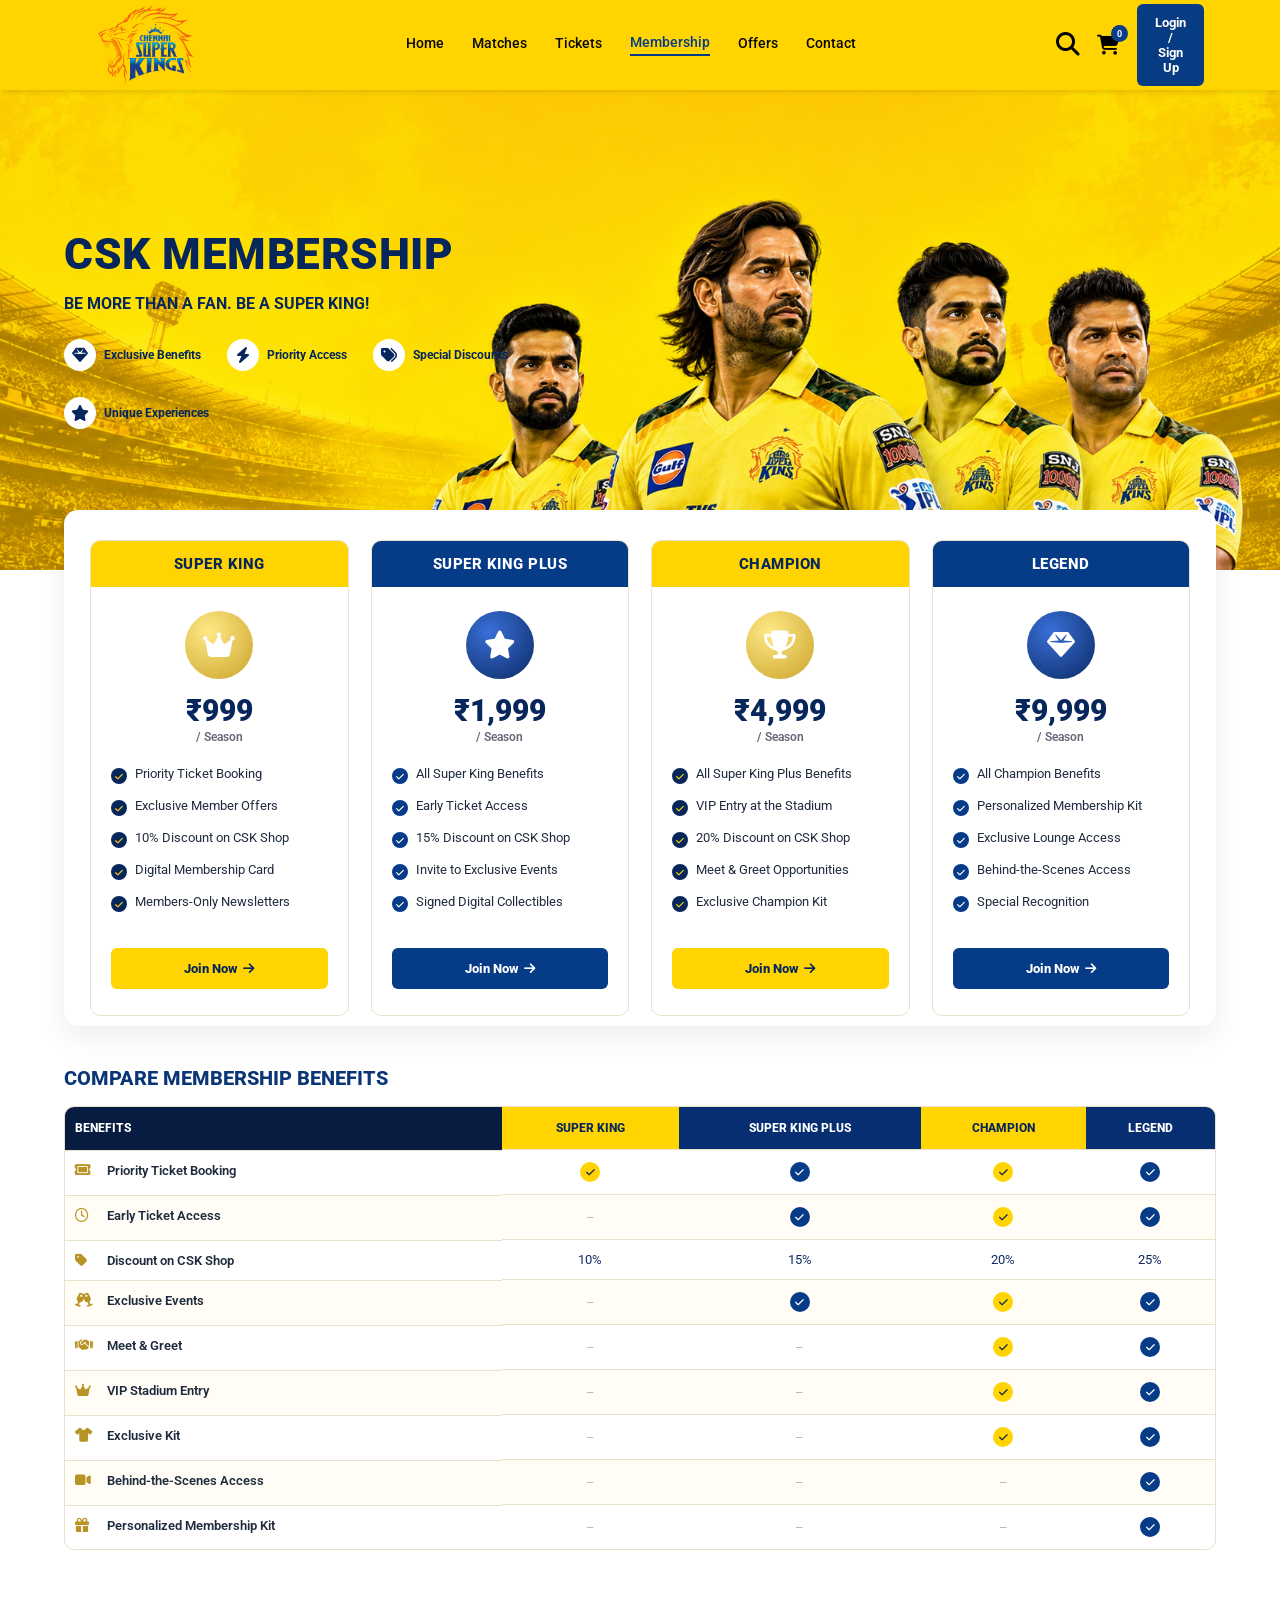
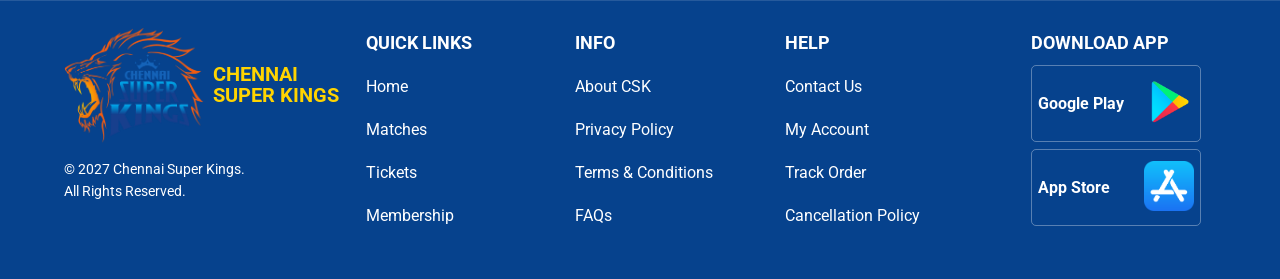
<file: membership.html>
<!DOCTYPE html>
<html lang="en">

<head>
    <meta charset="UTF-8">
    <meta name="viewport" content="width=device-width, initial-scale=1.0">

    <title>CSK Membership</title>

    <meta name="description"
        content="Become a Chennai Super Kings member. Choose your plan and unlock exclusive benefits.">

    <!-- Google Font -->
    <link rel="preconnect" href="https://fonts.googleapis.com">
    <link rel="preconnect" href="https://fonts.gstatic.com" crossorigin>

    <link href="https://fonts.googleapis.com/css2?family=Roboto:wght@400;500;600;700;800;900&display=swap"
        rel="stylesheet">

    <!-- CSS -->
    <link rel="stylesheet" href="./membership.css">

    <!-- Logo Icorn -->
    <link rel="shortcut icon" href="./image/csk-logo.png" type="image/x-icon">

    <!-- Fontawsom Link-->
    <link rel="stylesheet" href="https://cdnjs.cloudflare.com/ajax/libs/font-awesome/6.4.2/css/all.min.css"
        integrity="sha512-z3gLpd7yknf1YoNbCzqRKc4qyor8gaKU1qmn+CShxbuBusANI9QpRohGBreCFkKxLhei6S9CQXFEbbKuqLg0DA=="
        crossorigin="anonymous" referrerpolicy="no-referrer" />
</head>

<body>

    <!-- =========================
       NAVBAR
  ========================== -->
    <header class="navbar">

        <div class="nav-inner">

            <a href="./index.html" class="brand">
                <img src="./image/csk-logo.png" alt="Chennai Super Kings Logo">
            </a>

            <!-- Desktop Navigation -->
            <nav class="desktop-nav">

                <a href="./index.html">Home</a>

                <a href="./matches.html">Matches</a>

                <a href="./booking.html">Tickets</a>

                <a href="#" class="active">Membership</a>

                <a href="./offer.html">Offers</a>

                <a href="./contact.html">Contact</a>

            </nav>

            <!-- Navigation Actions -->
            <div class="nav-actions">

                <button class="icon-btn search-btn" aria-label="Search">
                    <i class="fa-solid fa-magnifying-glass" style="color: rgb(0, 0, 0);"></i>
                </button>

                <button class="icon-btn cart-btn" aria-label="Shopping Cart">
                    <i class="fa-solid fa-cart-shopping" style="color: rgb(0, 0, 0);"></i>
                    <b id="cartCount">0</b>
                </button>

                <button class="login-btn" id="loginBtn">
                    <a href="./login.html">Login / Sign Up</a>
                </button>

                <!-- Mobile Menu Button -->
                <button class="menu-btn" id="menuBtn" aria-label="Open Menu">
                    <i class="fa-solid fa-bars" style="color: rgb(0, 0, 0);"></i>
                </button>

            </div>

        </div>
    </header>

    <!-- =========================
       SEARCH PANEL
  ========================== -->
    <div class="search-panel" id="searchPanel">

        <div class="search-box">

            <input id="searchInput" type="search" placeholder="Search matches, tickets, offers...">

            <button id="searchClose" aria-label="Close Search">
                ×
            </button>

        </div>

    </div>

    <!-- Side Navbar -->
    <div class="side_navbar">

        <div class="side_cancle_btn" id="side_cancle">
            <i class="fa-solid fa-x" style="color: rgb(0, 0, 0);"></i>
        </div>

        <a href="./index.html" class="side_navbar_brand">
            <img src="./image/csk-logo.png" alt="Chennai Super Kings Logo">
        </a>



        <div class="side_navbar_para">
            <a href="./index.html">Home</a>

            <a href="./matches.html">Matches</a>

            <a href="./booking.html">Tickets</a>

            <a href="#">Membership</a>

            <a href="./offer.html">Offers</a>

            <a href="./contact.html">Contact</a>
        </div>

        <div class="side_btn_con">
            <button class="side_log" id="loginBtn">
                <a href="./login.html">Login / Sign Up</a>
            </button>
        </div>

    </div>




    <!-- =========================
       MAIN
  ========================== -->
    <main id="membership">


        <!-- =========================
         MEMBERSHIP HERO
    ========================== -->
        <section class="membership-hero">

            <div class="membership-hero-inner">

                <div class="membership-hero-copy">

                    <h1>CSK MEMBERSHIP</h1>

                    <p>BE MORE THAN A FAN. BE A SUPER KING!</p>

                    <div class="membership-badges">

                        <div>
                            <i class="fa-solid fa-gem"></i>
                            Exclusive Benefits
                        </div>

                        <div>
                            <i class="fa-solid fa-bolt"></i>
                            Priority Access
                        </div>

                        <div>
                            <i class="fa-solid fa-tags"></i>
                            Special Discounts
                        </div>

                        <div>
                            <i class="fa-solid fa-star"></i>
                            Unique Experiences
                        </div>

                    </div>

                </div>

            </div>

        </section>


        <!-- =========================
         PRICING CARDS
    ========================== -->
        <section class="pricing-section" id="plans">

            <div class="pricing-grid">

                <!-- SUPER KING -->
                <div class="plan-card">

                    <div class="plan-head yellow">SUPER KING</div>

                    <div class="plan-body">

                        <div class="plan-icon gold">
                            <i class="fa-solid fa-crown"></i>
                        </div>

                        <div class="plan-price">
                            ₹999
                            <span>/ Season</span>
                        </div>

                        <ul class="plan-features">

                            <li><i class="fa-solid fa-check"></i> Priority Ticket Booking</li>
                            <li><i class="fa-solid fa-check"></i> Exclusive Member Offers</li>
                            <li><i class="fa-solid fa-check"></i> 10% Discount on CSK Shop</li>
                            <li><i class="fa-solid fa-check"></i> Digital Membership Card</li>
                            <li><i class="fa-solid fa-check"></i> Members-Only Newsletters</li>

                        </ul>

                        <button class="join-btn yellow" data-plan="Super King">
                            Join Now <i class="fa-solid fa-arrow-right"></i>
                        </button>

                    </div>

                </div>

                <!-- SUPER KING PLUS -->
                <div class="plan-card">

                    <div class="plan-head blue">SUPER KING PLUS</div>

                    <div class="plan-body">

                        <div class="plan-icon navy">
                            <i class="fa-solid fa-star"></i>
                        </div>

                        <div class="plan-price">
                            ₹1,999
                            <span>/ Season</span>
                        </div>

                        <ul class="plan-features blue-check">

                            <li><i class="fa-solid fa-check"></i> All Super King Benefits</li>
                            <li><i class="fa-solid fa-check"></i> Early Ticket Access</li>
                            <li><i class="fa-solid fa-check"></i> 15% Discount on CSK Shop</li>
                            <li><i class="fa-solid fa-check"></i> Invite to Exclusive Events</li>
                            <li><i class="fa-solid fa-check"></i> Signed Digital Collectibles</li>

                        </ul>

                        <button class="join-btn blue" data-plan="Super King Plus">
                            Join Now <i class="fa-solid fa-arrow-right"></i>
                        </button>

                    </div>

                </div>

                <!-- CHAMPION -->
                <div class="plan-card">

                    <div class="plan-head yellow">CHAMPION</div>

                    <div class="plan-body">

                        <div class="plan-icon gold">
                            <i class="fa-solid fa-trophy"></i>
                        </div>

                        <div class="plan-price">
                            ₹4,999
                            <span>/ Season</span>
                        </div>

                        <ul class="plan-features">

                            <li><i class="fa-solid fa-check"></i> All Super King Plus Benefits</li>
                            <li><i class="fa-solid fa-check"></i> VIP Entry at the Stadium</li>
                            <li><i class="fa-solid fa-check"></i> 20% Discount on CSK Shop</li>
                            <li><i class="fa-solid fa-check"></i> Meet & Greet Opportunities</li>
                            <li><i class="fa-solid fa-check"></i> Exclusive Champion Kit</li>

                        </ul>

                        <button class="join-btn yellow" data-plan="Champion">
                            Join Now <i class="fa-solid fa-arrow-right"></i>
                        </button>

                    </div>

                </div>

                <!-- LEGEND -->
                <div class="plan-card">

                    <div class="plan-head blue">LEGEND</div>

                    <div class="plan-body">

                        <div class="plan-icon navy">
                            <i class="fa-solid fa-gem"></i>
                        </div>

                        <div class="plan-price">
                            ₹9,999
                            <span>/ Season</span>
                        </div>

                        <ul class="plan-features blue-check">

                            <li><i class="fa-solid fa-check"></i> All Champion Benefits</li>
                            <li><i class="fa-solid fa-check"></i> Personalized Membership Kit</li>
                            <li><i class="fa-solid fa-check"></i> Exclusive Lounge Access</li>
                            <li><i class="fa-solid fa-check"></i> Behind-the-Scenes Access</li>
                            <li><i class="fa-solid fa-check"></i> Special Recognition</li>

                        </ul>

                        <button class="join-btn blue" data-plan="Legend">
                            Join Now <i class="fa-solid fa-arrow-right"></i>
                        </button>

                    </div>

                </div>

            </div>

        </section>


        <!-- =========================
         COMPARE MEMBERSHIP BENEFITS
    ========================== -->
        <section class="compare-section" id="compare">

            <h2>COMPARE MEMBERSHIP BENEFITS</h2>

            <div class="compare-table-wrap">

                <table class="compare-table">

                    <thead>
                        <tr>
                            <th>BENEFITS</th>
                            <th class="yellow-col">SUPER KING</th>
                            <th>SUPER KING PLUS</th>
                            <th class="yellow-col">CHAMPION</th>
                            <th>LEGEND</th>
                        </tr>
                    </thead>

                    <tbody>

                        <tr>
                            <th><i class="fa-solid fa-ticket"></i> Priority Ticket Booking</th>
                            <td><span class="compare-check gold"><i class="fa-solid fa-check"></i></span></td>
                            <td><span class="compare-check blue"><i class="fa-solid fa-check"></i></span></td>
                            <td><span class="compare-check gold"><i class="fa-solid fa-check"></i></span></td>
                            <td><span class="compare-check blue"><i class="fa-solid fa-check"></i></span></td>
                        </tr>

                        <tr>
                            <th><i class="fa-regular fa-clock"></i> Early Ticket Access</th>
                            <td><span class="compare-dash">–</span></td>
                            <td><span class="compare-check blue"><i class="fa-solid fa-check"></i></span></td>
                            <td><span class="compare-check gold"><i class="fa-solid fa-check"></i></span></td>
                            <td><span class="compare-check blue"><i class="fa-solid fa-check"></i></span></td>
                        </tr>

                        <tr>
                            <th><i class="fa-solid fa-tag"></i> Discount on CSK Shop</th>
                            <td>10%</td>
                            <td>15%</td>
                            <td>20%</td>
                            <td>25%</td>
                        </tr>

                        <tr>
                            <th><i class="fa-solid fa-champagne-glasses"></i> Exclusive Events</th>
                            <td><span class="compare-dash">–</span></td>
                            <td><span class="compare-check blue"><i class="fa-solid fa-check"></i></span></td>
                            <td><span class="compare-check gold"><i class="fa-solid fa-check"></i></span></td>
                            <td><span class="compare-check blue"><i class="fa-solid fa-check"></i></span></td>
                        </tr>

                        <tr>
                            <th><i class="fa-solid fa-handshake"></i> Meet & Greet</th>
                            <td><span class="compare-dash">–</span></td>
                            <td><span class="compare-dash">–</span></td>
                            <td><span class="compare-check gold"><i class="fa-solid fa-check"></i></span></td>
                            <td><span class="compare-check blue"><i class="fa-solid fa-check"></i></span></td>
                        </tr>

                        <tr>
                            <th><i class="fa-solid fa-crown"></i> VIP Stadium Entry</th>
                            <td><span class="compare-dash">–</span></td>
                            <td><span class="compare-dash">–</span></td>
                            <td><span class="compare-check gold"><i class="fa-solid fa-check"></i></span></td>
                            <td><span class="compare-check blue"><i class="fa-solid fa-check"></i></span></td>
                        </tr>

                        <tr>
                            <th><i class="fa-solid fa-shirt"></i> Exclusive Kit</th>
                            <td><span class="compare-dash">–</span></td>
                            <td><span class="compare-dash">–</span></td>
                            <td><span class="compare-check gold"><i class="fa-solid fa-check"></i></span></td>
                            <td><span class="compare-check blue"><i class="fa-solid fa-check"></i></span></td>
                        </tr>

                        <tr>
                            <th><i class="fa-solid fa-video"></i> Behind-the-Scenes Access</th>
                            <td><span class="compare-dash">–</span></td>
                            <td><span class="compare-dash">–</span></td>
                            <td><span class="compare-dash">–</span></td>
                            <td><span class="compare-check blue"><i class="fa-solid fa-check"></i></span></td>
                        </tr>

                        <tr>
                            <th><i class="fa-solid fa-gift"></i> Personalized Membership Kit</th>
                            <td><span class="compare-dash">–</span></td>
                            <td><span class="compare-dash">–</span></td>
                            <td><span class="compare-dash">–</span></td>
                            <td><span class="compare-check blue"><i class="fa-solid fa-check"></i></span></td>
                        </tr>

                    </tbody>

                </table>

            </div>

        </section>

    </main>


    <!-- =========================
       FOOTER
  ========================== -->
    <footer class="footer" id="more">

        <div class="footer-grid">


            <!-- Footer Brand -->
            <div class="footer-brand">

                <img src="./image/csk-logo.png" alt="CSK Logo">

                <h3>
                    CHENNAI<br>
                    SUPER KINGS
                </h3>

                <p>
                    © 2027 Chennai Super Kings.<br>
                    All Rights Reserved.
                </p>

            </div>


            <!-- Quick Links -->
            <div>

                <h4>
                    QUICK LINKS
                </h4>

                <a href="./index.html#home">
                    Home
                </a>

                <a href="./index.html#matches">
                    Matches
                </a>

                <a href="#">
                    Tickets
                </a>

                <a href="#">
                    Membership
                </a>

            </div>


            <!-- Info -->
            <div>

                <h4>
                    INFO
                </h4>

                <a href="#">
                    About CSK
                </a>

                <a href="#">
                    Privacy Policy
                </a>

                <a href="#">
                    Terms & Conditions
                </a>

                <a href="#">
                    FAQs
                </a>

            </div>


            <!-- Help -->
            <div>

                <h4>
                    HELP
                </h4>

                <a href="#">
                    Contact Us
                </a>

                <a href="#">
                    My Account
                </a>

                <a href="#">
                    Track Order
                </a>

                <a href="#">
                    Cancellation Policy
                </a>

            </div>


            <!-- App -->
            <div>

                <h4>
                    DOWNLOAD APP
                </h4>

                <div href="#" class="store">
                    <div class="store_para">
                        <strong>
                            <a href="">Google Play</a>
                        </strong>
                    </div>
                    <div class="store_img">
                        <img src="./image/playstore-logo.png" alt="" width="50px">
                    </div>
                </div>

                <div href="#" class="store">
                    <div class="store_para">
                        <strong>
                            <a href="">App Store</a>
                        </strong>
                    </div>
                    <div class="store_img">
                        <img src="./image/appstore-logo.png" alt="" width="50px">
                    </div>
                </div>


            </div>


        </div>

    </footer>


    <!-- =========================
       TOAST MESSAGE
  ========================== -->
    <div class="toast" id="toast"></div>


    <!-- JavaScript -->
    <script src="./membership.js"></script>

</body>

</html>
</file>
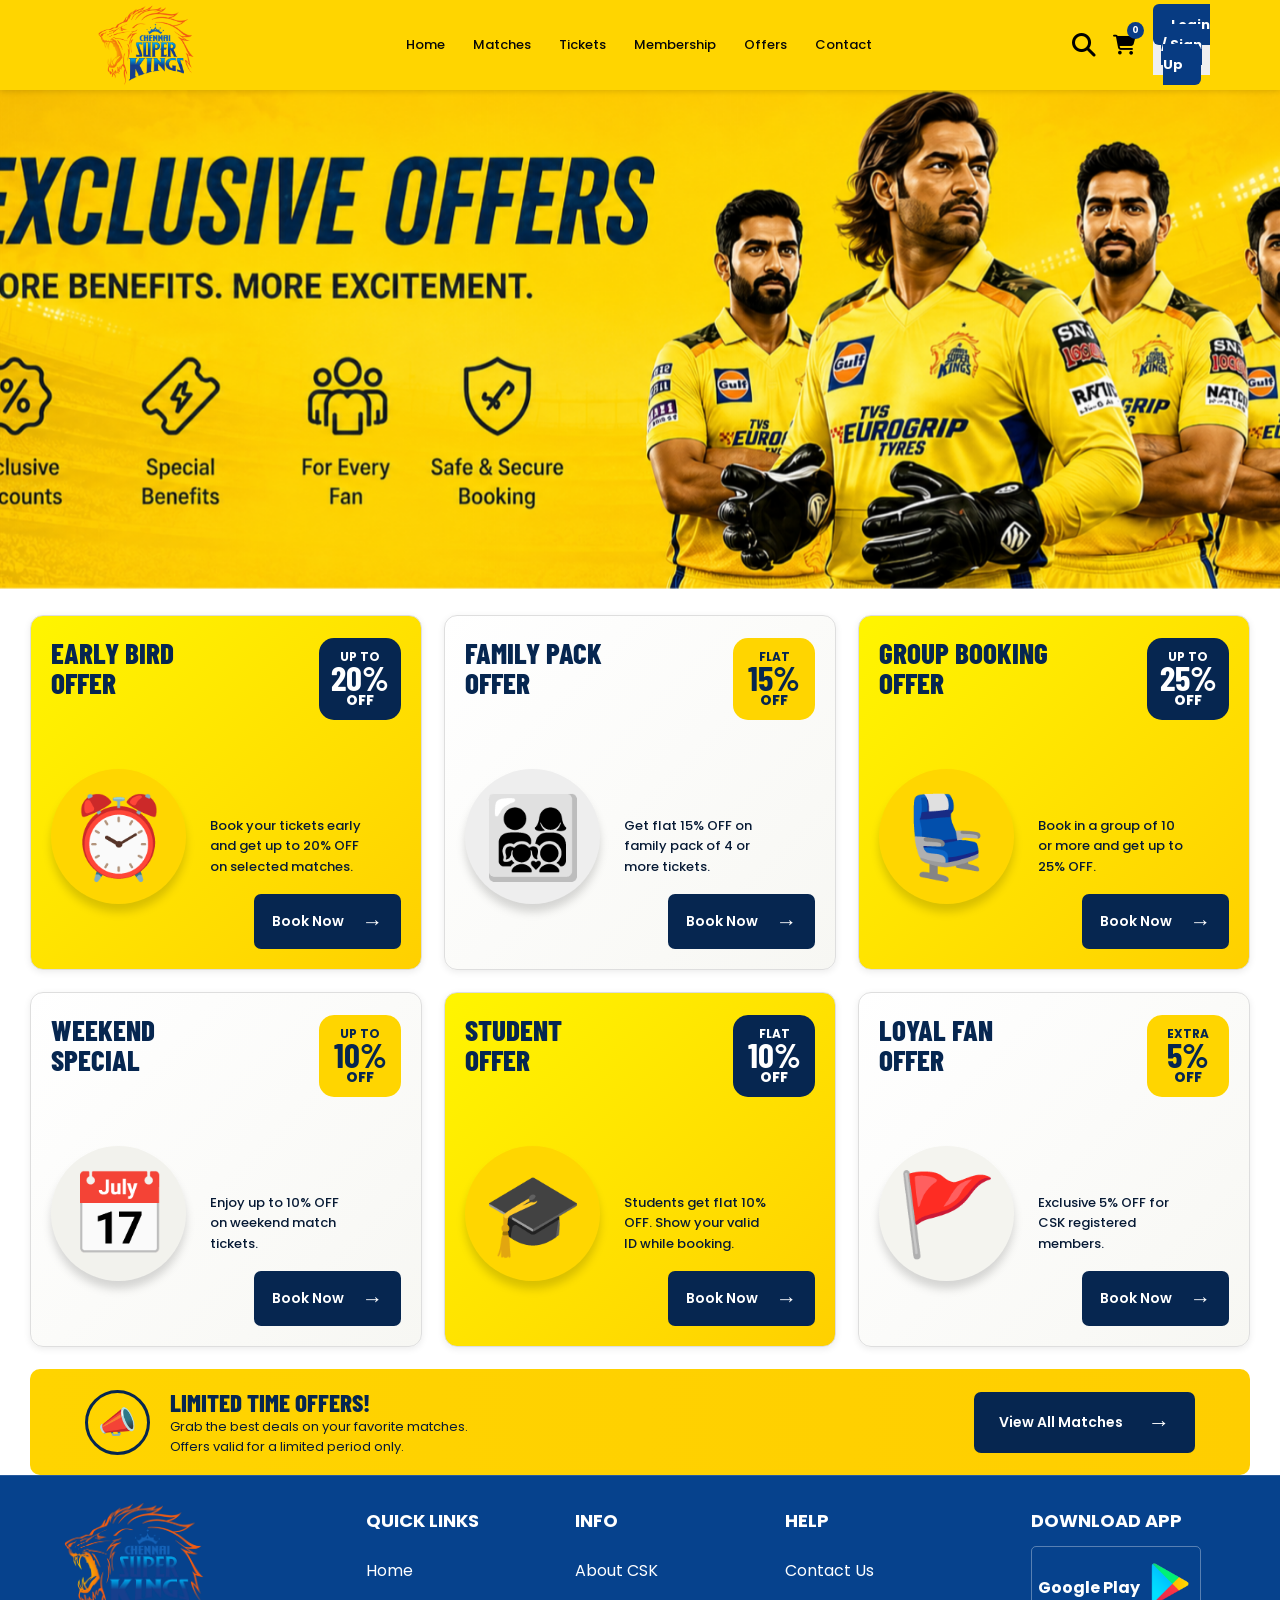
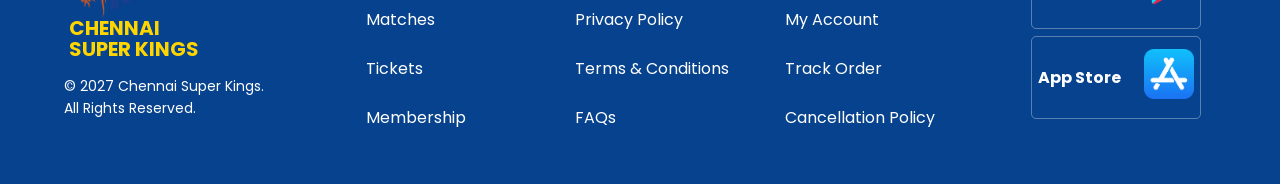
<file: offer.html>
<!DOCTYPE html>
<html lang="en">

<head>
    <meta charset="UTF-8">
    <meta name="viewport" content="width=device-width, initial-scale=1.0">

    <title>Exclusive Offers</title>

    <!-- Fontawsom Link-->
    <link rel="stylesheet" href="https://cdnjs.cloudflare.com/ajax/libs/font-awesome/6.4.2/css/all.min.css"
        integrity="sha512-z3gLpd7yknf1YoNbCzqRKc4qyor8gaKU1qmn+CShxbuBusANI9QpRohGBreCFkKxLhei6S9CQXFEbbKuqLg0DA=="
        crossorigin="anonymous" referrerpolicy="no-referrer" />

    <!-- Logo Icorn -->
    <link rel="shortcut icon" href="./image/csk-logo.png" type="image/x-icon">

    <link rel="stylesheet" href="./offer.css">

    <!-- Google Font -->
    <link rel="preconnect" href="https://fonts.googleapis.com">
    <link rel="preconnect" href="https://fonts.gstatic.com" crossorigin>
    <link
        href="https://fonts.googleapis.com/css2?family=Barlow+Condensed:wght@400;500;600;700;800&family=Poppins:wght@400;500;600;700&display=swap"
        rel="stylesheet">
</head>

<body>

    <!-- =========================
     NAVBAR
========================= -->

    <header class="navbar">

        <div class="nav-inner">

            <a href="#home" class="brand">
                <img src="./image/csk-logo.png" alt="Chennai Super Kings Logo">
            </a>

            <!-- Desktop Navigation -->
            <nav class="desktop-nav">

                <a href="./index.html">Home</a>

                <a href="./matches.html">Matches</a>

                <a href="./booking.html">Tickets</a>

                <a href="./membership.html">Membership</a>

                <a href="#">Offers</a>

                <a href="./contact.html">Contact</a>

            </nav>

            <!-- Navigation Actions -->
            <div class="nav-actions">

                <button class="icon-btn search-btn" aria-label="Search">
                    <i class="fa-solid fa-magnifying-glass" style="color: rgb(0, 0, 0);"></i>
                </button>

                <button class="icon-btn cart-btn" aria-label="Shopping Cart">
                    <i class="fa-solid fa-cart-shopping" style="color: rgb(0, 0, 0);"></i>
                    <b id="cartCount">0</b>
                </button>

                <button id="loginBtn">
                    <a class="login-btn" href="./login.html">Login / Sign Up</a>
                </button>

                <!-- Mobile Menu Button -->
                <button class="menu-btn" id="menuBtn" aria-label="Open Menu">
                    <i class="fa-solid fa-bars" style="color: rgb(0, 0, 0);"></i>
                </button>

            </div>

        </div>
    </header>

    <!-- =========================
       SEARCH PANEL
  ========================== -->
    <div class="search-panel" id="searchPanel">

        <div class="search-box">

            <input id="searchInput" type="search" placeholder="Search matches, tickets, offers...">

            <button id="searchClose" aria-label="Close Search">
                ×
            </button>

        </div>

    </div>

    <!-- Side Navbar -->
    <div class="side_navbar">

        <div class="side_cancle_btn" id="side_cancle">
            <i class="fa-solid fa-x" style="color: rgb(0, 0, 0);"></i>
        </div>

        <a href="#home" class="side_navbar_brand">
            <img src="./image/csk-logo.png" alt="Chennai Super Kings Logo">
        </a>



        <div class="side_navbar_para">
            <a href="./index.html">Home</a>

            <a href="./matches.html">Matches</a>

            <a href="./booking.html">Tickets</a>

            <a href="./membership.html">Membership</a>

            <a href="#">Offers</a>

            <a href="./contact.html">Contact</a>
        </div>

        <div class="side_btn_con">
            <button class="side_log" id="loginBtn">
                <a href="./login.html">Login / Sign Up</a>
            </button>
        </div>

    </div>


    <!-- =========================
     HERO SECTION
========================= -->

    <section class="hero">
        <div class="hero-reference"></div>
    </section>


    <!-- =========================
     OFFERS SECTION
========================= -->

    <main class="offers-wrapper">

        <section class="offers-container">

            <!-- Offer Card 1 -->
            <article class="offer-card yellow-card">

                <div class="offer-content">

                    <h3>
                        EARLY BIRD<br>
                        OFFER
                    </h3>

                    <div class="discount blue">
                        <span>UP TO</span>
                        <strong>20%</strong>
                        <small>OFF</small>
                    </div>

                </div>

                <div class="offer-image alarm">
                    ⏰
                </div>

                <p class="offer-description">
                    Book your tickets early<br>
                    and get up to 20% OFF<br>
                    on selected matches.
                </p>

                <button class="book-btn" data-offer="Early Bird Offer">
                    Book Now
                    <span>→</span>
                </button>

            </article>


            <!-- Offer Card 2 -->
            <article class="offer-card white-card">

                <div class="offer-content">

                    <h3>
                        FAMILY PACK<br>
                        OFFER
                    </h3>

                    <div class="discount yellow">
                        <span>FLAT</span>
                        <strong>15%</strong>
                        <small>OFF</small>
                    </div>

                </div>

                <div class="offer-image family">
                    👨‍👩‍👧‍👦
                </div>

                <p class="offer-description">
                    Get flat 15% OFF on<br>
                    family pack of 4 or<br>
                    more tickets.
                </p>

                <button class="book-btn" data-offer="Family Pack Offer">
                    Book Now
                    <span>→</span>
                </button>

            </article>


            <!-- Offer Card 3 -->
            <article class="offer-card yellow-card">

                <div class="offer-content">

                    <h3>
                        GROUP BOOKING<br>
                        OFFER
                    </h3>

                    <div class="discount blue">
                        <span>UP TO</span>
                        <strong>25%</strong>
                        <small>OFF</small>
                    </div>

                </div>

                <div class="offer-image seats">
                    💺
                </div>

                <p class="offer-description">
                    Book in a group of 10<br>
                    or more and get up to<br>
                    25% OFF.
                </p>

                <button class="book-btn" data-offer="Group Booking Offer">
                    Book Now
                    <span>→</span>
                </button>

            </article>


            <!-- Offer Card 4 -->
            <article class="offer-card white-card">

                <div class="offer-content">

                    <h3>
                        WEEKEND<br>
                        SPECIAL
                    </h3>

                    <div class="discount yellow">
                        <span>UP TO</span>
                        <strong>10%</strong>
                        <small>OFF</small>
                    </div>

                </div>

                <div class="offer-image calendar">
                    📅
                </div>

                <p class="offer-description">
                    Enjoy up to 10% OFF<br>
                    on weekend match<br>
                    tickets.
                </p>

                <button class="book-btn" data-offer="Weekend Special">
                    Book Now
                    <span>→</span>
                </button>

            </article>


            <!-- Offer Card 5 -->
            <article class="offer-card yellow-card">

                <div class="offer-content">

                    <h3>
                        STUDENT<br>
                        OFFER
                    </h3>

                    <div class="discount blue">
                        <span>FLAT</span>
                        <strong>10%</strong>
                        <small>OFF</small>
                    </div>

                </div>

                <div class="offer-image student">
                    🎓
                </div>

                <p class="offer-description">
                    Students get flat 10%<br>
                    OFF. Show your valid<br>
                    ID while booking.
                </p>

                <button class="book-btn" data-offer="Student Offer">
                    Book Now
                    <span>→</span>
                </button>

            </article>


            <!-- Offer Card 6 -->
            <article class="offer-card white-card">

                <div class="offer-content">

                    <h3>
                        LOYAL FAN<br>
                        OFFER
                    </h3>

                    <div class="discount yellow">
                        <span>EXTRA</span>
                        <strong>5%</strong>
                        <small>OFF</small>
                    </div>

                </div>

                <div class="offer-image flag">
                    🚩
                </div>

                <p class="offer-description">
                    Exclusive 5% OFF for<br>
                    CSK registered<br>
                    members.
                </p>

                <button class="book-btn" data-offer="Loyal Fan Offer">
                    Book Now
                    <span>→</span>
                </button>

            </article>

        </section>


        <!-- =========================
         LIMITED OFFER
    ========================= -->

        <section class="limited-offer">

            <div class="megaphone">
                📣
            </div>

            <div class="limited-text">

                <h2>
                    LIMITED TIME OFFERS!
                </h2>

                <p>
                    Grab the best deals on your favorite matches.
                </p>

                <span>
                    Offers valid for a limited period only.
                </span>

            </div>

            <button class="matches-btn" id="matchesBtn">
                View All Matches
                <span>→</span>
            </button>

        </section>

    </main>


    <!-- =========================
     FOOTER
========================= -->

    <footer class="footer" id="more">

        <div class="footer-grid">


            <!-- Footer Brand -->
            <div class="footer-brand">

                <img src="./image/csk-logo.png" alt="CSK Logo">

                <h3>
                    CHENNAI<br>
                    SUPER KINGS
                </h3>

                <p>
                    © 2027 Chennai Super Kings.<br>
                    All Rights Reserved.
                </p>

            </div>


            <!-- Quick Links -->
            <div>

                <h4>
                    QUICK LINKS
                </h4>

                <a href="#home">
                    Home
                </a>

                <a href="#matches">
                    Matches
                </a>

                <a href="#tickets">
                    Tickets
                </a>

                <a href="#membership">
                    Membership
                </a>

            </div>


            <!-- Info -->
            <div>

                <h4>
                    INFO
                </h4>

                <a href="#">
                    About CSK
                </a>

                <a href="#">
                    Privacy Policy
                </a>

                <a href="#">
                    Terms & Conditions
                </a>

                <a href="#">
                    FAQs
                </a>

            </div>


            <!-- Help -->
            <div>

                <h4>
                    HELP
                </h4>

                <a href="#">
                    Contact Us
                </a>

                <a href="#">
                    My Account
                </a>

                <a href="#">
                    Track Order
                </a>

                <a href="#">
                    Cancellation Policy
                </a>

            </div>


            <!-- App -->
            <div>

                <h4>
                    DOWNLOAD APP
                </h4>

                <div href="#" class="store">
                    <div class="store_para">
                        <strong>
                            <a href="">Google Play</a>
                        </strong>
                    </div>
                    <div class="store_img">
                        <img src="./image/playstore-logo.png" alt="" width="50px">
                    </div>
                </div>

                <div href="#" class="store">
                    <div class="store_para">
                        <strong>
                            <a href="">App Store</a>
                        </strong>
                    </div>
                    <div class="store_img">
                        <img src="./image/appstore-logo.png" alt="" width="50px">
                    </div>
                </div>


            </div>


        </div>

    </footer>


    <!-- =========================
     JAVASCRIPT
========================= -->

    <script src="./offer.js"></script>

</body>

</html>
</file>
<file: index.css>
/* =========================================================
   CSK TICKET BOOKING WEBSITE
   Complete Responsive CSS
========================================================= */

* {
    box-sizing: border-box;
    margin: 0;
    padding: 0;
}

html {
    scroll-behavior: smooth;
}

body {
    font-family: "Roboto", Arial, sans-serif;
    color: #102b61;
    background: #ffffff;
    overflow-x: hidden;
}

button,
input {
    font: inherit;
}

button {
    cursor: pointer;
    border: none;
}

a {
    text-decoration: none;
    color: inherit;
}

/* =========================================================
   COLORS
========================================================= */

:root {
    --blue: #063b88;
    --deep-blue: #062e70;
    --yellow: #ffd400;
    --light-yellow: #fff7d9;
    --cream: #fffdf5;
    --border: #e8e1cc;
    --white: #ffffff;
}


/* =========================================================
   NAVBAR
========================================================= */

.navbar {
    height: 90px;
    background: var(--yellow);
    position: sticky;
    top: 0;
    z-index: 1000;
    box-shadow: 0 1px 6px rgba(0, 0, 0, 0.15);
    display: flex;

}

.nav-inner {
    height: 100%;
    max-width: 90%;
    margin: auto;
    display: flex;
    align-items: center;
    padding: 0 22px;
    gap: 200px;
}


/* Logo */

.brand {
    width: 126px;
    display: flex;
    align-items: center;
}

.brand img {
    width: 120px;
    height: 80px;
    object-fit: contain;
}


/* Desktop Menu */

.desktop-nav {
    display: flex;
    align-items: center;
    gap: 28px;
    flex: 1;
}

.desktop-nav a {
    font-size: 14px;
    font-weight: 500;
    color: #080808;
    white-space: nowrap;
}

.desktop-nav a:hover {
    color: #063b88;
}

.more-link span {
    font-size: 18px;
    margin-left: 4px;
}


/* Navbar Buttons */

.nav-actions {
    display: flex;
    align-items: center;
    gap: 17px;
}

.icon-btn {
    background: transparent;
    font-size: 24px;
    color: #061c46;
    position: relative;
}

.cart-btn {
    font-size: 20px;
}

.cart-btn b {
    position: absolute;
    right: -8px;
    top: -8px;
    background: #0a3d87;
    color: white;
    border-radius: 50%;
    font-size: 9px;
    width: 17px;
    height: 17px;
    display: grid;
    place-items: center;
}

.login-btn {
    background: #073b82;
    color: #ffffff;
    border-radius: 6px;
    padding: 11px 18px;
    font-size: 13px;
    font-weight: 700;
}

.login-btn:hover {
    background: #052d64;
}


/* Mobile Menu Button */

.menu-btn {
    display: none;
    background: transparent;
    font-size: 26px;
}


/* =========================================================
   SIDE BAR
========================================================= */
.side_cancle_btn {
    display: flex;
    justify-content: end;
    margin: 25px;
    font-size: larger;
    font-weight: bolder;
    cursor: pointer;
}

.side_navbar_brand img {
    width: 120px;
}

.side_navbar_brand {
    display: flex;
    justify-content: center;
    margin: 15px;
}

.side_navbar {
    position: fixed;
    top: 0;
    left: 0;
    height: 100vh;
    width: 250px;
    z-index: 2000;
    background-color: var(--yellow);
    box-shadow: -10px 0 10px rgba(0, 0, 0, 0.1);
    display: flex;
    flex-direction: column;
    left: -75%;
    transition: all;
    transition-duration: 1.5s;
}

.side_navbar_para {
    text-align: center;
}

.side_navbar_para a {
    display: flex;
    flex-direction: column;
    margin-top: 35px;
    color: black;
}

.side_btn_con{
    display: flex;
    justify-content: center;
    margin-top: 40px;
}

.side_log {
    background: #073b82;
    color: #ffffff;
    border-radius: 6px;
    padding: 14px 22px;
    font-size: 13px;
    font-weight: 700;
}

.side_log:hover {
    background: #052d64;
}



/* =========================================================
   SEARCH PANEL
========================================================= */

.search-panel {
    display: none;
    position: fixed;
    top: 82px;
    left: 0;
    right: 0;
    z-index: 999;
    background: var(--deep-blue);
    padding: 14px;
}

.search-panel.open {
    display: block;
}

.search-box {
    max-width: 760px;
    margin: auto;
    display: flex;
    background: #ffffff;
    border-radius: 8px;
    overflow: hidden;
}

.search-box input {
    flex: 1;
    border: 0;
    padding: 13px 16px;
    outline: none;
}

.search-box button {
    width: 48px;
    background: #ffffff;
    font-size: 24px;
}


/* =========================================================
   HERO SECTION
========================================================= */

.hero {
    height: 550px;
    position: relative;
    overflow: hidden;
    background: #082e6c;
}

.hero-reference {
    position: absolute;
    inset: 0;

    background-image: url("./image/hero-img.png");
    background-position: center;
    background-size: cover;
    background-repeat: no-repeat;
}

.hero-content {
    position: relative;
    height: 100%;
    max-width: 1030px;
    margin: auto;
    padding: 50px 30px;
}

.hero-copy {
    width: 46%;
    color: #ffffff;
}

.hero-copy p {
    font-size: 18px;
    line-height: 1.55;
    margin: 18px 0;
    position: relative;
    top: 260px;
    right: 200px;
}

.hero-buttons {
    display: flex;
    gap: 12px;
}

.primary-btn,
.secondary-btn {
    position: relative;
    top: 300px;
    right: 200px;
    padding: 18px 26px;
    border-radius: 7px;
    font-size: 13px;
    font-weight: 700;
}

.primary-btn {
    background: var(--yellow);
    color: #081d4a;
}

.primary-btn:hover {
    background: #ffdf32;
}

.secondary-btn {
    background: transparent;
    border: 1px solid #ffffff;
    color: #ffffff;
}

.secondary-btn:hover {
    background: rgba(255, 255, 255, 0.12);
}


/* =========================================================
   COMMON SECTION
========================================================= */

.section {
    max-width: 90%;
    margin: auto;
    padding: 25px 0 20px;
}

.section-heading {
    display: flex;
    align-items: center;
    justify-content: space-between;
    margin-bottom: 15px;
}

.section-heading h2,
.how-section h2 {
    font-size: 20px;
    font-weight: 800;
    color: #0a3677;
}

.small-yellow-btn {
    background: var(--yellow);
    padding: 8px 18px;
    border-radius: 5px;
    font-size: 12px;
    font-weight: 700;
}

.small-yellow-btn:hover {
    background: #ffdf32;
}


/* =========================================================
   MATCH SLIDER
========================================================= */

.match-slider {
    position: relative;
    margin-bottom: 18px;
}

.match-track {
    display: flex;
    gap: 14px;
    overflow: hidden;
    padding: 0 2px;
}

.match-card {
    min-width: calc((100% - 42px) / 4);
    border: 1px solid #eee6d1;
    border-radius: 9px;
    background: #fffdf7;
    padding: 16px 13px 14px;
    text-align: center;
    box-shadow: 0 1px 2px rgba(0, 0, 0, 0.03);
}

.match-card:hover {
    transform: translateY(-3px);
    transition: 0.25s ease;
    box-shadow: 0 5px 15px rgba(0, 0, 0, 0.08);
}


/* Teams */

.teams {
    height: 76px;
    display: flex;
    align-items: center;
    justify-content: space-around;
    gap: 7px;
    color: #0a214e;
}

.teams>strong {
    font-size: 11px;
}

.team {
    display: flex;
    flex-direction: column;
    align-items: center;
    justify-content: center;
    font-size: 25px;
    line-height: 1;
}

.team span {
    font-size: 8px;
    font-weight: 900;
    margin-top: 3px;
}


/* Match Details */

.match-date {
    font-size: 11px;
    font-weight: 700;
    color: #142b57;
    margin: 8px 0;
}

.match-card p {
    font-size: 10px;
    color: #454545;
    min-height: 25px;
}


/* Book Button */

.book-btn {
    margin-top: 10px;
    width: 100%;
    padding: 9px;
    background: var(--yellow);
    border-radius: 4px;
    font-size: 12px;
    font-weight: 800;
}

.book-btn:hover {
    background: #ffdf32;
}


/* Slider Arrows */

.slider-arrow {
    position: absolute;
    z-index: 3;
    top: 50%;
    transform: translateY(-50%);

    width: 34px;
    height: 34px;

    border-radius: 50%;
    background: #ffffff;

    box-shadow: 0 1px 7px rgba(0, 0, 0, 0.15);

    font-size: 30px;
    color: #0b356e;
}

.slider-arrow:hover {
    background: #f8f8f8;
}

.prev {
    left: -18px;
}

.next {
    right: -18px;
}


/* =========================================================
   HOW IT WORKS
========================================================= */

.how-section {
    max-width: 90%;
    margin: 0 auto 40px;
    background: var(--light-yellow);
    border-radius: 8px;
    padding: 12px 32px 18px;
    text-align: center;
}

.how-section h2 {
    font-size: 26px;
}

.how-section h2 {
    margin-bottom: 12px;
}

.steps {
    display: flex;
    align-items: center;
    justify-content: space-between;
}

.step {
    width: 21%;
    text-align: center;
    color: #142a55;
}

.step-icon {
    width: 100px;
    height: 100px;
    margin: auto;
    border-radius: 50%;
    background: #ffffff;
    border: 1px solid #e5dcbf;
    display: grid;
    place-items: center;
    font-size: 40px;
}

.step b {
    display: block;
    font-size: 20px;
    margin-top: 10px;
}

.step p {
    font-size: 11px;
    line-height: 1.35;
    margin-top: 5px;
    color: #1f2b3e;
}

.step-arrow {
    color: #e0c226;
    font-size: 35px;
}


/* =========================================================
   OFFER SECTION
========================================================= */

.offer-section {
    height: 270px;
    max-width: 90%;
    margin: 0 auto 20px;
    border-radius: 9px;
    overflow: hidden;
    position: relative;
}

.offer-reference {
    position: absolute;
    height: 300px;
    inset: 0;
    background-image: url("./image/2nd\ -\ img.png");
    background-position: center;
    background-size: cover;
    background-repeat: no-repeat;
}

.offer-overlay {
    position: relative;
    margin-left: 30%;
    padding-top: 40px;
}

.offer-overlay h2 {
    font-size: 30px;
    font-style: italic;
    color: #0050a5;
}

.offer-overlay p {
    color: #222;
    margin: 8px 0 12px;
    font-size: 20px;
}

.offer-overlay button {
    background: #0a438c;
    color: #ffffff;
    padding: 10px 55px;
    border-radius: 5px;
    font-size: 18px;
}

.offer-overlay button:hover {
    background: #052f67;
}


/* =========================================================
   WHY BOOK WITH US
========================================================= */

.why-section {
    max-width: 90%;
    height: 200px;

    margin: 0 auto 15px;

    display: flex;

    border-radius: 9px;

    overflow: hidden;

    background: #fffaf0;
}

.why-left {
    width: 58%;
    padding: 18px 27px;
}

.why-left h2 {
    font-size: 28px;
    margin-bottom: 22px;
}

.benefits {
    display: flex;
    justify-content: space-between;
    gap: 12px;
}

.benefits div {
    text-align: center;
    min-width: 75px;
}

.benefits span {
    display: block;
    font-size: 50px;
    margin-bottom: 8px;
}

.benefits b,
.benefits small {
    display: block;
    font-size: 14px;
}

.benefits small {
    margin-top: 3px;
}

.why-image {
    width: 42%;
    background-image: url("./image/offer-image.png");
    background-position: center;
    background-size: cover;
    background-repeat: no-repeat;
}


/* =========================================================
   NEWSLETTER
========================================================= */

.newsletter {
    background: #0750a0;

    color: #ffffff;

    min-height: 88px;

    display: flex;

    align-items: center;
    justify-content: center;

    gap: 35px;

    padding: 18px 25px;
}

.newsletter-copy h2 {
    font-size: 20px;
}

.newsletter-copy p {
    font-size: 14px;
    line-height: 1.5;
    margin-top: 6px;
}

.newsletter form {
    display: flex;
    width: 395px;
}

.newsletter input {
    flex: 1;

    padding: 11px 14px;

    border: 1px solid #6da0dc;

    border-radius: 5px 0 0 5px;

    background: #08468e;

    color: #ffffff;

    outline: none;
}

.newsletter input::placeholder {
    color: #a9c4e6;
}

.newsletter button {
    width: 100px;

    background: var(--yellow);

    font-weight: 800;

    border-radius: 0 5px 5px 0;
}

.newsletter button:hover {
    background: #ffdf32;
}


/* =========================================================
   SOCIAL ICONS
========================================================= */

.socials {
    display: flex;
    gap: 10px;
}

.socials a {
    width: 31px;
    height: 31px;

    border-radius: 50%;

    display: grid;
    place-items: center;

    background: #1970ca;

    color: #ffffff;

    font-weight: 900;
}

.socials a:hover {
    transform: translateY(-2px);
}


/* =========================================================
   FOOTER
========================================================= */

.footer {
    background: #06428d;

    color: #ffffff;

    border-top: 1px solid rgba(255, 255, 255, 0.13);

    padding: 26px 0 30px;
}

.footer-grid {
    max-width: 90%;

    margin: auto;

    display: grid;

    grid-template-columns:
        1.5fr 1fr 1fr 1.2fr 1fr;

    gap: 25px;
}


/* Footer Brand */

.footer-brand {
    position: relative;
}

.footer-brand img {
    width: 140px;

    display: inline-block;

    vertical-align: middle;
}

.footer-brand h3 {
    display: inline-block;

    color: var(--yellow);

    font-size: 20px;

    line-height: 1.05;

    vertical-align: middle;

    margin-left: 5px;
}

.footer-brand p {
    font-size: 14px;

    line-height: 1.6;

    margin-top: 15px;
}


/* Footer Columns */

.footer h4 {
    font-size: 18px;
    margin: 5px 0 12px;
}

.footer-grid>div:not(.footer-brand) a {
    display: block;
    font-size: 16px;
    margin: 24px 0;
    color: #ffffff;
}

.footer-grid>div:not(.footer-brand) a:hover {
    color: var(--yellow);
}



/* App Buttons */

.store {
    border: 1px solid rgba(255, 255, 255, 0.33);
    border-radius: 5px;
    padding: 4px 6px;
    width: 170px;
    margin-bottom: 7px !important;
    display: flex;
    justify-content: space-between;
    align-items: center;
}

.store strong {
    font-size: 8px;
}


/* =========================================================
   TOAST MESSAGE
========================================================= */

.toast {
    position: fixed;

    bottom: 20px;

    left: 50%;

    transform: translate(-50%, 20px);

    background: #062e70;

    color: #ffffff;

    padding: 12px 18px;

    border-radius: 6px;

    opacity: 0;

    pointer-events: none;

    transition: 0.25s;

    z-index: 2000;

    font-size: 13px;
}

.toast.show {
    opacity: 1;

    transform: translate(-50%, 0);
}


/* =========================================================
   TABLET RESPONSIVE Big
========================================================= */
@media (max-width: 1100px) {
    .hero {
        height: 350px;

    }

    .nav-inner {
        gap: 20px;
    }

    .primary-btn,
    .secondary-btn {
        position: relative;
        top: 120px;
        right: 10px;
        padding: 18px 26px;
        border-radius: 7px;
        font-size: 13px;
        font-weight: 700;
    }

    .hero-copy p {
        font-size: 18px;
        line-height: 1.55;
        margin: 18px 0;
        position: relative;
        top: 120px;
        right: 10px;
    }
}

/* =========================================================
   TABLET RESPONSIVE Small
========================================================= */

@media (max-width: 900px) {

    .desktop-nav {
        gap: 16px;
    }

    .nav-inner {
        gap: 15px;
    }


    .hero-copy {
        width: 52%;
    }


    .section,
    .how-section,
    .offer-section,
    .why-section {
        width: calc(100% - 30px);
    }

    .match-card {
        min-width: calc((100% - 14px) / 2);
    }

    .footer-grid {
        width: calc(100% - 30px);

        grid-template-columns:
            repeat(3, 1fr);
    }

    .footer-brand {
        grid-column: 1 / -1;
    }
}


/* =========================================================
   MOBILE RESPONSIVE
========================================================= */

@media (max-width: 700px) {

    /* Navbar */

    .navbar {
        height: 68px;
        display: block;
    }

    .nav-inner {
        padding: 0 15px;
    }

    .brand {
        width: auto;
        flex: 1;
    }

    .brand img {
        width: 75px;
        height: 50px;
    }

    .desktop-nav,
    .login-btn {
        display: none;
    }

    .menu-btn {
        display: block;
    }

    .nav-actions {
        gap: 13px;
    }


    /* Mobile Menu */

    .mobile-menu.open {
        display: block;
    }


    /* Search */

    .search-panel {
        top: 68px;
    }


    /* Hero */

    .hero {
        height: 180px;
    }

    .hero-reference {
        background-position: center;
    }

    .hero-content {
        padding: 26px 20px;
    }

    .hero-copy {
        width: 100%;
        margin-top: 190px;
    }

    .hero-copy h1 {
        font-size: 26px;
    }

    .hero-copy h1 strong {
        font-size: 37px;
    }

    .hero-copy p {
        font-size: 13px;
        margin: 9px 0;
    }

    .hero-buttons button {
        padding: 10px 13px;
        font-size: 11px;
    }


    /* Sections */

    .section {
        padding-top: 20px;
    }

    .section-heading h2,
    .how-section h2 {
        font-size: 17px;
    }


    /* Matches */

    .match-track {
        overflow-x: auto;

        scrollbar-width: none;

        padding-bottom: 4px;
    }

    .match-track::-webkit-scrollbar {
        display: none;
    }

    .match-card {
        min-width: 78%;
        padding: 12px;
    }


    /* How It Works */

    .how-section {
        padding: 10px 10px 15px;
    }

    .steps {
        display: grid;

        grid-template-columns: 1fr 1fr;

        gap: 20px 5px;
    }

    .step {
        width: 100%;
    }

    .step-arrow {
        display: none;
    }


    /* Offers */

    .offer-section {
        height: 150px;
    }

    .offer-overlay {
        margin-left: 39%;

        padding: 27px 10px 0;
    }

    .offer-overlay h2 {
        font-size: 18px;
    }

    .offer-overlay p {
        font-size: 11px;
    }

    .offer-overlay button {
        font-size: 9px;
    }

    .offer-reference {
        height: 250px;

    }


    /* Why Section */

    .why-section {
        height: auto;

        display: block;
    }

    .why-left {
        width: 100%;

        padding: 18px 16px;
    }

    .why-image {
        width: 100%;
        height: 160px;
    }

    .benefits {
        gap: 4px;
    }

    .benefits div {
        min-width: 0;

        flex: 1;
    }

    .benefits b,
    .benefits small {
        font-size: 8px;
    }


    /* Newsletter */

    .newsletter {
        flex-direction: column;

        align-items: stretch;

        gap: 12px;
    }

    .newsletter form {
        width: 100%;
    }

    .newsletter button {
        width: 95px;
    }

    .socials {
        justify-content: center;
    }


    /* Footer */

    .footer-grid {
        grid-template-columns: 1fr 1fr;

        gap: 20px;
    }

    .footer-brand {
        grid-column: 1 / -1;
    }
}


/* =========================================================
   SMALL MOBILE
========================================================= */

@media (max-width: 390px) {

    .icon-btn {
        font-size: 20px;
    }

    .cart-btn {
        font-size: 17px;
    }

    .hero {
        height: 120px;
    }

    .hero-copy {
        margin-top: 175px;
    }

    .hero-copy h1 {
        font-size: 23px;
    }

    .hero-copy h1 strong {
        font-size: 32px;
    }

    .hero-copy p {
        font-size: 12px;
    }

    .offer-section {
        height: 135px;
    }

    .offer-overlay {
        padding-top: 21px;
    }
}
</file>
<file: booking.css>
* {
    box-sizing: border-box;
    margin: 0;
    padding: 0;
}

html {
    scroll-behavior: smooth;
}

body {
    font-family: "Roboto", Arial, sans-serif;
    color: #102b61;
    background: #ffffff;
    overflow-x: hidden;
}

button,
input {
    font: inherit;
}

button {
    cursor: pointer;
    border: none;
}

a {
    text-decoration: none;
    color: inherit;
}

:root {
    --blue: #063b88;
    --deep-blue: #062e70;
    --yellow: #ffd400;
    --light-yellow: #fff7d9;
    --cream: #fffdf5;
    --border: #e8e1cc;
    --white: #ffffff;
}


/* =========================================================
   NAVBAR
========================================================= */

/* =========================================================
   NAVBAR
========================================================= */

.navbar {
    height: 90px;
    background: var(--yellow);
    position: sticky;
    top: 0;
    z-index: 1000;
    box-shadow: 0 1px 6px rgba(0, 0, 0, 0.15);
    display: flex;

}

.nav-inner {
    height: 100%;
    max-width: 90%;
    margin: auto;
    display: flex;
    align-items: center;
    padding: 0 22px;
    gap: 200px;
}


/* Logo */

.brand {
    width: 126px;
    display: flex;
    align-items: center;
}

.brand img {
    width: 120px;
    height: 80px;
    object-fit: contain;
}


/* Desktop Menu */

.desktop-nav {
    display: flex;
    align-items: center;
    gap: 28px;
    flex: 1;
}

.desktop-nav a {
    font-size: 14px;
    font-weight: 500;
    color: #080808;
    white-space: nowrap;
}

.desktop-nav a:hover {
    color: #063b88;
}

.more-link span {
    font-size: 18px;
    margin-left: 4px;
}


/* Navbar Buttons */

.nav-actions {
    display: flex;
    align-items: center;
    gap: 17px;
}

.icon-btn {
    background: transparent;
    font-size: 24px;
    color: #061c46;
    position: relative;
}

.cart-btn {
    font-size: 20px;
}

.cart-btn b {
    position: absolute;
    right: -8px;
    top: -8px;
    background: #0a3d87;
    color: white;
    border-radius: 50%;
    font-size: 9px;
    width: 17px;
    height: 17px;
    display: grid;
    place-items: center;
}

.login-btn {
    background: #073b82;
    color: #ffffff;
    border-radius: 6px;
    padding: 11px 18px;
    font-size: 13px;
    font-weight: 700;
}

.login-btn:hover {
    background: #052d64;
}


/* Mobile Menu Button */

.menu-btn {
    display: none;
    background: transparent;
    font-size: 26px;
}


/* =========================================================
   SIDE BAR
========================================================= */
.side_cancle_btn {
    display: flex;
    justify-content: end;
    margin: 25px;
    font-size: larger;
    font-weight: bolder;
    cursor: pointer;
}

.side_navbar_brand img {
    width: 120px;
}

.side_navbar_brand {
    display: flex;
    justify-content: center;
    margin: 15px;
}

.side_navbar {
    position: fixed;
    top: 0;
    left: 0;
    height: 100vh;
    width: 250px;
    z-index: 2000;
    background-color: var(--yellow);
    box-shadow: -10px 0 10px rgba(0, 0, 0, 0.1);
    display: flex;
    flex-direction: column;
    left: -75%;
    transition: all;
    transition-duration: 1.5s;
}

.side_navbar_para {
    text-align: center;
}

.side_navbar_para a {
    display: flex;
    flex-direction: column;
    margin-top: 35px;
    color: black;
}

.side_btn_con {
    display: flex;
    justify-content: center;
    margin-top: 40px;
}

.side_log {
    background: #073b82;
    color: #ffffff;
    border-radius: 6px;
    padding: 14px 22px;
    font-size: 13px;
    font-weight: 700;
}

.side_log:hover {
    background: #052d64;
}



/* =========================================================
   SEARCH PANEL
========================================================= */

.search-panel {
    display: none;
    position: fixed;
    top: 82px;
    left: 0;
    right: 0;
    z-index: 999;
    background: var(--deep-blue);
    padding: 14px;
}

.search-panel.open {
    display: block;
}

.search-box {
    max-width: 760px;
    margin: auto;
    display: flex;
    background: #ffffff;
    border-radius: 8px;
    overflow: hidden;
}

.search-box input {
    flex: 1;
    border: 0;
    padding: 13px 16px;
    outline: none;
}

.search-box button {
    width: 48px;
    background: #ffffff;
    font-size: 24px;
}


/* =========================================================
   STADIUM / MATCH HEADER
========================================================= */

.stadium-section {
    width: 100%;
    height: 170px;
    position: relative;
    overflow: visible;
}

.dhoni {
    position: absolute;
    width: 185px;
    height: 185px;
    left: 18%;
    bottom: -15px;
    z-index: 90;
}

.right-players {
    position: absolute;
    width: 290px;
    height: auto;
    right: 8%;
    bottom: -15px;
    z-index: 90;
}


/* Match Card */

.match-card {
    position: absolute;
    width: 385px;
    min-height: 155px;
    left: 50%;
    top: 28px;
    transform: translateX(-50%);
    background: #ffffff;
    border-radius: 22px;
    padding: 17px 25px;
    z-index: 100;
    box-shadow: 0 -2px 10px rgba(0, 0, 0, 0.08);
}

.team-section {
    width: 100%;
    display: flex;
    align-items: center;
    justify-content: center;
    gap: 18px;
}

.team {
    width: 90px;
    height: 58px;
    display: flex;
    align-items: center;
    justify-content: center;
}

.team img {
    width: 80px;
    max-height: 58px;
    object-fit: contain;
}

.vs {
    display: flex;
    align-items: center;
    gap: 8px;
    font-size: 25px;
    font-weight: 700;
    color: #172b4d;
    white-space: nowrap;
}

.vs b {
    font-size: 23px;
}

.match-date {
    text-align: center;
    margin-top: 8px;
    font-size: 14px;
    color: #172b4d;
}

.match-location {
    text-align: center;
    margin-top: 8px;
    font-size: 14px;
    color: #172b4d;
}


/* =========================================================
   BOOKING STEPS
========================================================= */

.booking-steps {
    width: calc(100% - 90px);
    max-width: 1450px;

    /* Removed the 108px unwanted gap */
    margin: 0 auto 14px;

    background: #ffffff;
    border-radius: 13px;
    min-height: 70px;

    display: flex;
    align-items: center;

    padding: 0 25px;

    position: relative;
    z-index: 5;

    box-shadow: 0 2px 8px rgba(0, 0, 0, 0.08);
}

.step {
    display: flex;
    align-items: center;
    gap: 14px;
    white-space: nowrap;
    color: #17233b;
    font-size: 14px;
    font-weight: 600;
}

.step-number {
    width: 44px;
    height: 44px;

    border: 2px solid #e1e1e1;
    border-radius: 50%;

    display: flex;
    align-items: center;
    justify-content: center;

    font-size: 20px;
    font-weight: 500;

    color: #14213d;
    background: #ffffff;
}

.step-line {
    height: 1px;
    background: #e5e5e5;
    flex: 1;
    margin: 0 20px;
}


/* =========================================================
   MAIN BOOKING AREA
========================================================= */

.booking-container {
    width: calc(100% - 90px);
    max-width: 1450px;

    margin: 0 auto;

    display: grid;

    grid-template-columns:
        minmax(0, 2.25fr) minmax(360px, 1fr);

    gap: 12px;
}


/* =========================================================
   SEAT PANEL
========================================================= */

.seat-panel {
    background: #f9f9f8;
    border-radius: 13px;
    min-height: 550px;
    position: relative;
    overflow: hidden;
}

.seat-heading {
    padding: 18px 20px 0;
}

.seat-heading h2 {
    font-size: 21px;
}

.seat-legend {
    display: flex;
    gap: 22px;
    margin-top: 16px;
    font-size: 13px;
}

.seat-legend span {
    display: flex;
    align-items: center;
    gap: 7px;
}

.seat-legend i {
    width: 16px;
    height: 16px;
    display: inline-block;
    border-radius: 50%;
}

.available-dot {
    background: #3db64b;
}

.selected-dot {
    background: #ffd400;
}

.sold-dot {
    background: #999;
}


/* =========================================================
   STADIUM WRAPPER
========================================================= */

.stadium-wrapper {
    width: 100%;
    height: 455px;

    display: flex;
    justify-content: center;
    align-items: center;

    overflow: hidden;

    touch-action: pan-x pan-y;
}

.stadium {
    width: 780px;
    height: 430px;

    position: relative;

    flex-shrink: 0;

    transform-origin: center;

    transition: transform 0.25s ease;
}


/* =========================================================
   CRICKET GROUND
========================================================= */

.cricket-ground {
    position: absolute;

    left: 205px;
    top: 105px;

    width: 370px;
    height: 235px;

    border-radius: 50%;

    background:
        repeating-linear-gradient(90deg,
            #3b9f24 0px,
            #43ad28 35px,
            #369821 70px);

    border: 12px solid #777;

    box-shadow:
        inset 0 0 0 5px #d7d7d7,
        0 8px 20px rgba(0, 0, 0, 0.25);

    z-index: 5;
}

.center-circle {
    position: absolute;

    width: 150px;
    height: 150px;

    border: 2px solid rgba(255, 255, 255, 0.6);

    border-radius: 50%;

    left: 50%;
    top: 50%;

    transform: translate(-50%, -50%);
}

.pitch {
    position: absolute;

    width: 45px;
    height: 145px;

    background: #d8b47d;

    left: 50%;
    top: 50%;

    transform: translate(-50%, -50%);
}

.pitch-line {
    width: 45px;
    height: 2px;

    background: white;

    position: absolute;
    top: 25px;
}

.ground-lines {
    position: absolute;
    inset: 35px;
    border: 2px solid rgba(255, 255, 255, 0.55);
}


/* =========================================================
   STADIUM RINGS
========================================================= */

.stadium-ring {
    position: absolute;

    border-radius: 50%;

    display: flex;
    align-items: center;
    justify-content: center;

    z-index: 10;

    box-shadow:
        0 4px 8px rgba(0, 0, 0, 0.25);

    border: 4px solid rgba(255, 255, 255, 0.6);
}


/* VIP */

.vip-ring {
    width: 430px;
    height: 105px;

    top: 4px;
    left: 175px;

    background:
        repeating-linear-gradient(90deg,
            #663ba0 0,
            #7a4ab8 40px,
            #5f3498 80px);

    border-radius: 50% 50% 20% 20%;
}

.vip-row {
    display: flex;
    gap: 16px;
    margin-top: 25px;
}

.vip-ring .ring-title {
    position: absolute;
    top: 7px;
}


/* Premium */

.premium-ring {
    width: 500px;
    height: 110px;

    left: 140px;
    top: 65px;

    background:
        repeating-linear-gradient(90deg,
            #d5b500 0,
            #f3d51b 35px,
            #c4a500 70px);

    border-radius: 50% 50% 30% 30%;
}

.premium-row {
    display: flex;
    gap: 14px;
    margin-top: 22px;
}

.premium-ring .ring-title {
    position: absolute;
    top: 4px;
}


/* Grand */

.grand-ring {
    width: 180px;
    height: 265px;

    left: 25px;
    top: 92px;

    background:
        repeating-linear-gradient(0deg,
            #0757a7 0,
            #0b68bf 28px,
            #07529d 56px);

    border-radius: 50% 15% 15% 50%;
}

.left-ring .ring-title {
    position: absolute;
    left: 35px;
    top: 50%;

    transform: translateY(-50%);

    writing-mode: vertical-rl;
}


/* Family */

.family-ring {
    width: 180px;
    height: 265px;

    right: 25px;
    top: 92px;

    background:
        repeating-linear-gradient(0deg,
            #d84f0c 0,
            #eb681d 28px,
            #cc4509 56px);

    border-radius: 15% 50% 50% 15%;
}

.right-ring .ring-title {
    position: absolute;
    right: 25px;
    top: 50%;

    transform: translateY(-50%);

    writing-mode: vertical-rl;
}


/* General */

.general-ring {
    width: 500px;
    height: 120px;

    left: 140px;
    bottom: 0;

    background:
        repeating-linear-gradient(90deg,
            #329c39 0,
            #3cb448 35px,
            #298a31 70px);

    border-radius: 20% 20% 50% 50%;
}

.general-ring .ring-title {
    position: absolute;
    top: 20px;
}

.general-seats {
    display: flex;
    gap: 15px;
    margin-top: 45px;
}


/* Ring Title */

.ring-title {
    color: white;
    font-weight: 800;
    font-size: 15px;
    text-align: center;
}


/* =========================================================
   SEATS
========================================================= */

.seat {
    width: 42px;
    height: 27px;

    border-radius: 5px;

    background: #42b54c;
    color: white;

    font-size: 11px;
    font-weight: 700;

    border: 1px solid rgba(255, 255, 255, 0.65);

    transition:
        transform 0.15s,
        background 0.15s,
        box-shadow 0.15s;
}

.seat:hover {
    transform: scale(1.12);

    box-shadow:
        0 3px 8px rgba(0, 0, 0, 0.3);
}

.seat.selected {
    background: #ffd400;
    color: #111;

    box-shadow:
        0 0 0 3px rgba(255, 212, 0, 0.3);

    transform: scale(1.1);
}

.seat.sold {
    background: #888;
    cursor: not-allowed;
    opacity: 0.75;
}

.vertical-seats {
    display: flex;
    flex-direction: column;
    gap: 13px;
}

.vertical-seats .seat {
    width: 55px;
}


/* =========================================================
   ZOOM CONTROLS
========================================================= */

.stadium-controls {
    position: absolute;

    bottom: 55px;
    left: 20px;

    z-index: 30;

    display: flex;
    flex-direction: column;
}

.stadium-controls button {
    width: 42px;
    height: 42px;

    background: #eee;

    font-size: 24px;
    color: #17264b;
}

.stadium-controls button:first-child {
    border-radius: 7px 7px 0 0;
}

.stadium-controls button:last-child {
    border-radius: 0 0 7px 7px;
    border-top: 1px solid #ddd;
}


/* =========================================================
   SELECTION PANEL
========================================================= */

.selection-panel {
    background: #f9f9f8;

    border-radius: 13px;

    min-height: 550px;

    padding: 14px 18px;
}

.selection-title {
    display: flex;

    justify-content: space-between;

    align-items: center;

    border-bottom: 1px solid #ddd;

    padding-bottom: 12px;
}

.selection-title h2 {
    font-size: 21px;
}

.selection-title span {
    background: var(--yellow);

    padding: 11px 15px;

    border-radius: 5px;

    font-size: 13px;

    font-weight: 700;
}


/* Summary */

.summary-content {
    padding-top: 3px;
}

.summary-row {
    min-height: 70px;

    border-bottom: 1px solid #ddd;

    display: flex;

    justify-content: space-between;

    align-items: center;

    gap: 15px;

    font-size: 14px;
}

.summary-row strong {
    text-align: right;
    max-width: 230px;
}

.quantity-row {
    min-height: 80px;
}

.quantity-control {
    display: flex;

    border: 1px solid #ddd;

    border-radius: 7px;

    overflow: hidden;
}

.quantity-control button {
    width: 42px;
    height: 40px;

    background: white;

    color: #e8bd00;

    font-size: 25px;
}

.quantity-control strong {
    width: 45px;

    display: grid;

    place-items: center;

    border-left: 1px solid #ddd;
    border-right: 1px solid #ddd;
}


/* Total */

.summary-total {
    min-height: 90px;

    display: flex;

    align-items: center;

    justify-content: space-between;

    font-weight: 800;
}

.summary-total strong {
    font-size: 28px;
    color: #102c61;
}


/* Continue */

.continue-btn {
    width: 100%;

    height: 62px;

    background: var(--yellow);

    border-radius: 7px;

    display: flex;

    align-items: center;

    justify-content: center;

    gap: 20px;

    font-weight: 800;

    font-size: 16px;
}

.continue-btn:hover {
    background: #ffdf32;
}


/* =========================================================
   FOOTER
========================================================= */

.footer {
    background: #06428d;

    color: #ffffff;

    border-top: 1px solid rgba(255, 255, 255, 0.13);

    padding: 26px 0 30px;

    margin-top: 30px;
}

.footer-grid {
    max-width: 90%;

    margin: auto;

    display: grid;

    grid-template-columns:
        1.5fr 1fr 1fr 1.2fr 1fr;

    gap: 25px;
}


/* Footer Brand */

.footer-brand {
    position: relative;
}

.footer-brand img {
    width: 140px;

    display: inline-block;

    vertical-align: middle;
}

.footer-brand h3 {
    display: inline-block;

    color: var(--yellow);

    font-size: 20px;

    line-height: 1.05;

    vertical-align: middle;

    margin-left: 5px;
}

.footer-brand p {
    font-size: 14px;

    line-height: 1.6;

    margin-top: 15px;
}


/* Footer Columns */

.footer h4 {
    font-size: 18px;
    margin: 5px 0 12px;
}

.footer-grid>div:not(.footer-brand) a {
    display: block;

    font-size: 16px;

    margin: 24px 0;

    color: #ffffff;
}

.footer-grid>div:not(.footer-brand) a:hover {
    color: var(--yellow);
}


/* App Buttons */

.store {
    border: 1px solid rgba(255, 255, 255, 0.33);

    border-radius: 5px;

    padding: 4px 6px;

    width: 170px;

    margin-bottom: 7px;

    display: flex;

    justify-content: space-between;

    align-items: center;
}

.store strong {
    font-size: 8px;
}


/* =========================================================
   TOAST
========================================================= */

.toast {
    position: fixed;

    bottom: 20px;
    left: 50%;

    transform: translate(-50%, 20px);

    background: #062e70;

    color: #ffffff;

    padding: 12px 18px;

    border-radius: 6px;

    opacity: 0;

    pointer-events: none;

    transition: 0.25s;

    z-index: 2000;

    font-size: 13px;
}

.toast.show {
    opacity: 1;

    transform: translate(-50%, 0);
}


/* =========================================================
   RESPONSIVE
========================================================= */
@media (max-width: 1100px) {

    .nav-inner {
        gap: 20px;
    }

}

@media (max-width: 900px) {

    .nav-inner {
        width: 100%;
        justify-content: space-between;
        gap: 0;
    }

    .desktop-nav {
        display: none;
    }

    .menu-btn {
        display: block;
    }

    .booking-steps {
        width: calc(100% - 30px);
        overflow-x: auto;
    }

    .booking-container {
        width: calc(100% - 30px);

        grid-template-columns: 1fr;
    }

    .selection-panel {
        min-height: auto;
    }

    .dhoni {
        left: 5%;
        width: 150px;
        height: 150px;
    }

    .right-players {
        width: 220px;
        right: 2%;
    }
}


@media (max-width: 600px) {

    .navbar {
        height: 70px;
    }

    /* Navbar */

    .navbar {
        height: 68px;
        display: block;
    }

    .nav-inner {
        padding: 0 15px;
    }

    .brand {
        width: auto;
        flex: 1;
    }

    .brand img {
        width: 75px;
        height: 50px;
    }

    .desktop-nav,
    .login-btn {
        display: none;
    }

    .menu-btn {
        display: block;
    }

    .nav-actions {
        gap: 13px;
    }


    /* Mobile Menu */

    .mobile-menu.open {
        display: block;
    }

    .brand img {
        width: 90px;
        height: 60px;
    }

    .nav-actions {
        gap: 12px;
    }

    .search-panel {
        top: 70px;
    }

    .stadium-section {
        height: 150px;
    }

    .match-card {
        width: 330px;
        min-height: 135px;
        top: 15px;
        padding: 12px;
    }

    .team {
        width: 65px;
    }

    .team img {
        width: 55px;
    }

    .vs {
        font-size: 19px;
        gap: 5px;
    }

    .vs b {
        font-size: 18px;
    }

    .match-date,
    .match-location {
        font-size: 11px;
    }

    .booking-steps {
        min-height: 60px;
        padding: 0 15px;
    }

    .step {
        gap: 8px;
        font-size: 12px;
    }

    .step-number {
        width: 36px;
        height: 36px;
        font-size: 16px;
    }

    .step-line {
        margin: 0 10px;
        min-width: 20px;
    }

    .booking-container {
        width: calc(100% - 20px);
    }

    .seat-panel {
        min-height: 500px;
    }

    .seat-heading h2 {
        font-size: 18px;
    }

    .seat-legend {
        gap: 10px;
        font-size: 11px;
    }

    .stadium-wrapper {
        overflow-x: auto;
    }

    .footer-grid {
        grid-template-columns: 1fr 1fr;
    }
}
</file>
<file: contact.css>
/* =========================================================
   CSK TICKET BOOKING WEBSITE
   Complete Responsive CSS
========================================================= */

* {
    box-sizing: border-box;
    margin: 0;
    padding: 0;
}

html {
    scroll-behavior: smooth;
}

body {
    font-family: "Roboto", Arial, sans-serif;
    color: #102b61;
    background: #ffffff;
    overflow-x: hidden;
}

button,
input {
    font: inherit;
}

button {
    cursor: pointer;
    border: none;
}

a {
    text-decoration: none;
    color: inherit;
}

/* =========================================================
   COLORS
========================================================= */

:root {
    --blue: #063b88;
    --deep-blue: #062e70;
    --yellow: #ffd400;
    --light-yellow: #fff7d9;
    --cream: #fffdf5;
    --border: #e8e1cc;
    --white: #ffffff;
}


/* =========================================================
   NAVBAR
========================================================= */

.navbar {
    height: 90px;
    background: var(--yellow);
    position: sticky;
    top: 0;
    z-index: 1000;
    box-shadow: 0 1px 6px rgba(0, 0, 0, 0.15);
    display: flex;

}

.nav-inner {
    height: 100%;
    max-width: 90%;
    margin: auto;
    display: flex;
    align-items: center;
    padding: 0 22px;
    gap: 200px;
}


/* Logo */

.brand {
    width: 126px;
    display: flex;
    align-items: center;
}

.brand img {
    width: 120px;
    height: 80px;
    object-fit: contain;
}


/* Desktop Menu */

.desktop-nav {
    display: flex;
    align-items: center;
    gap: 28px;
    flex: 1;
}

.desktop-nav a {
    font-size: 14px;
    font-weight: 500;
    color: #080808;
    white-space: nowrap;
}

.desktop-nav a:hover {
    color: #063b88;
}

.more-link span {
    font-size: 18px;
    margin-left: 4px;
}


/* Navbar Buttons */

.nav-actions {
    display: flex;
    align-items: center;
    gap: 17px;
}

.icon-btn {
    background: transparent;
    font-size: 24px;
    color: #061c46;
    position: relative;
}

.cart-btn {
    font-size: 20px;
}

.cart-btn b {
    position: absolute;
    right: -8px;
    top: -8px;
    background: #0a3d87;
    color: white;
    border-radius: 50%;
    font-size: 9px;
    width: 17px;
    height: 17px;
    display: grid;
    place-items: center;
}

.login-btn1 {
    background: #073b82;
    color: #ffffff;
    border-radius: 6px;
    padding: 11px 18px;
    font-size: 13px;
    font-weight: 700;
}

.login-btn1:hover {
    background: #052d64;
}


/* Mobile Menu Button */

.menu-btn {
    display: none;
    background: transparent;
    font-size: 26px;
}


/* =========================================================
   SIDE BAR
========================================================= */
.side_cancle_btn {
    display: flex;
    justify-content: end;
    margin: 25px;
    font-size: larger;
    font-weight: bolder;
    cursor: pointer;
}

.side_navbar_brand img {
    width: 120px;
}

.side_navbar_brand {
    display: flex;
    justify-content: center;
    margin: 15px;
}

.side_navbar {
    position: fixed;
    top: 0;
    left: 0;
    height: 100vh;
    width: 250px;
    z-index: 2000;
    background-color: var(--yellow);
    box-shadow: -10px 0 10px rgba(0, 0, 0, 0.1);
    display: flex;
    flex-direction: column;
    left: -75%;
    transition: all;
    transition-duration: 1.5s;
}

.side_navbar_para {
    text-align: center;
}

.side_navbar_para a {
    display: flex;
    flex-direction: column;
    margin-top: 35px;
    color: black;
}

.side_btn_con {
    display: flex;
    justify-content: center;
    margin-top: 40px;
}

.side_log {
    background: #073b82;
    color: #ffffff;
    border-radius: 6px;
    padding: 14px 22px;
    font-size: 13px;
    font-weight: 700;
}

.side_log:hover {
    background: #052d64;
}



/* =========================================================
   SEARCH PANEL
========================================================= */

.search-panel {
    display: none;
    position: fixed;
    top: 82px;
    left: 0;
    right: 0;
    z-index: 999;
    background: var(--deep-blue);
    padding: 14px;
}

.search-panel.open {
    display: block;
}

.search-box {
    max-width: 760px;
    margin: auto;
    display: flex;
    background: #ffffff;
    border-radius: 8px;
    overflow: hidden;
}

.search-box input {
    flex: 1;
    border: 0;
    padding: 13px 16px;
    outline: none;
}

.search-box button {
    width: 48px;
    background: #ffffff;
    font-size: 24px;
}

.fa-solid.fa-ticket {
    padding-right: 10px;
}

.contact_img {
    display: flex;
    justify-self: center;
}

.contact_img {
    position: relative;
    /* width: 1550px; */
}

.support-container {
    display: grid;
    grid-template-columns: 1fr 1fr;
    justify-self: center;
    max-width: 800px;
    gap: 8px;
    font-size: small;
    padding: 10px;
    position: absolute;
    left: 150px;
    top: 450px;
}

.support-card {
    background-color: rgb(255, 255, 255);
    display: flex;
    align-items: center;
    border-radius: 15px;
}

.support-card i {
    font-size: 25px;
    background-color: #ffd400;
    padding: 10px;
    border-radius: 50%;
    margin-left: 10px;
}

.boxes {
    padding: 15px;
}

.boxes h3,
h4,
p,
span {
    padding: 3px;
}

.stadium {
    height: 45px;
    width: 45px;
    padding: 5px;
    background-color: #ffd400;
    border-radius: 50%;
    margin-left: 10px;
}

.get {
    display: flex;
    align-items: center;
    padding: 20px;
    justify-self: center;
    border-radius: 15px;
    gap: 20px;
    position: absolute;
    left: 225px;
    top: 700px;
    background-color: #073b82;
}

.getd2 h2 {
    color: #ffd400;
    padding: 10px 10px 0px 0px;
}

.getd2 p {
    color: white;
}

.clock {
    width: 70px;
    height: 70px;
}


.contact-container {
    width: 100%;
    max-width: 550px;
    min-height: 650px;
    margin: 0 auto;
    padding: 30px;
    border-radius: 15px;
    background-color: white;
    position: absolute;
    right: 150px;
    top: 50px;
}


/* Heading */

.contact-container h1 {
    font-size: 23px;
    font-weight: 800;
    color: #142b50;
    line-height: 1.2;
    margin-bottom: 12px;
}


.heading-line {
    width: 50px;
    height: 3px;
    background-color: #ffd000;
    margin-bottom: 22px;
}


/* Name row */

.name-row {
    display: grid;
    grid-template-columns: 1fr 1fr;
    gap: 9px;
}


/* Input group */

.input-group {
    margin-bottom: 14px;
}


.input-group label {
    display: block;
    font-size: 10px;
    font-weight: 700;
    color: #182746;
    margin-bottom: 8px;
}


/* Input box */

.input-box {
    height: 45px;
    border: 1px solid #d9d9d9;
    border-radius: 5px;

    display: flex;
    align-items: center;

    background-color: #ffffff;

    transition: 0.2s ease;
}


.input-box:focus-within {
    border-color: #9ca8ba;
    box-shadow: 0 0 0 2px rgba(20, 43, 80, 0.05);
}


/* Icons */

.input-box>i:first-child {
    width: 32px;
    text-align: center;
    color: #8c929b;
    font-size: 13px;
}


/* Inputs */

.input-box input {
    width: 100%;
    height: 100%;

    border: none;
    outline: none;

    font-size: 9px;
    color: #333;

    padding: 0 8px 0 0;

    font-family: Arial, Helvetica, sans-serif;
}


.input-box input::placeholder {
    color: #858585;
}


/* Select */

.select-box {
    position: relative;
}


.select-box select {
    width: 100%;
    height: 100%;

    border: none;
    outline: none;

    background: transparent;

    font-size: 9px;
    color: #858585;

    padding: 0 28px 0 0;

    appearance: none;

    font-family: Arial, Helvetica, sans-serif;
}


.select-box select:valid {
    color: #333;
}


.select-box .arrow {
    width: auto !important;
    position: absolute;
    right: 8px;

    font-size: 9px !important;
    color: #35465d !important;
}


/* Textarea */

.message-group {
    margin-top: 1px;
    height: 130px;
}


.textarea-box {
    position: relative;

    height: 95px;

    border: 1px solid #d9d9d9;
    border-radius: 5px;

    display: flex;
    align-items: flex-start;

    background-color: #ffffff;

    transition: 0.2s ease;
}


.textarea-box:focus-within {
    border-color: #9ca8ba;
    box-shadow: 0 0 0 2px rgba(20, 43, 80, 0.05);
}


.textarea-box>i {
    width: 32px;

    padding-top: 11px;

    text-align: center;

    color: #8c929b;

    font-size: 13px;
}


.textarea-box textarea {
    width: 100%;
    height: 100%;

    border: none;
    outline: none;

    resize: none;

    padding: 11px 8px 8px 0;

    font-family: Arial, Helvetica, sans-serif;

    font-size: 9px;

    color: #333;
}


.textarea-box textarea::placeholder {
    color: #858585;
}


/* Terms */

.terms {
    display: flex;
    align-items: flex-start;

    margin-top: 4px;
    margin-bottom: 4px;
}


.terms input {
    width: 14px;
    height: 14px;

    margin-right: 7px;

    accent-color: #ffd000;

    cursor: pointer;

    flex-shrink: 0;
}


.terms label {
    font-size: 8px;
    line-height: 14px;

    color: #26354d;

    cursor: pointer;
}


.terms a {
    color: #1b54a3;
    font-weight: 700;

    text-decoration: none;
}


.terms a:hover {
    text-decoration: underline;
}


/* Error */

.error {
    display: block;

    color: #e53935;

    font-size: 8px;

    margin-top: 4px;
}


.terms-error {
    margin-left: 21px;
}


/* Send button */

.send-button {
    width: 100%;
    height: 41px;

    margin-top: 17px;

    border: none;
    border-radius: 5px;

    background-color: #ffd000;

    color: #101f38;

    font-size: 12px;
    font-weight: 800;

    display: flex;
    align-items: center;
    justify-content: center;

    gap: 10px;

    cursor: pointer;

    transition: all 0.2s ease;
}


.send-button i {
    font-size: 15px;

    transform: rotate(-5deg);
}


.send-button:hover {
    background-color: #f5c600;
}


.send-button:active {
    transform: scale(0.98);
}


/* Success */

.success-message {
    display: none;

    margin-top: 12px;

    padding: 9px;

    border-radius: 5px;

    background-color: #e9f8ee;

    color: #21843a;

    font-size: 10px;

    text-align: center;

    font-weight: 700;
}


.success-message.show {
    display: block;
}

/* =========================================================
   FOOTER
========================================================= */

.footer {
    background: #06428d;

    color: #ffffff;

    border-top: 1px solid rgba(255, 255, 255, 0.13);

    padding: 26px 0 30px;
}

.footer-grid {
    max-width: 90%;

    margin: auto;

    display: grid;

    grid-template-columns:
        1.5fr 1fr 1fr 1.2fr 1fr;

    gap: 25px;
}


/* Footer Brand */

.footer-brand {
    position: relative;
}

.footer-brand img {
    width: 140px;

    display: inline-block;

    vertical-align: middle;
}

.footer-brand h3 {
    display: inline-block;

    color: var(--yellow);

    font-size: 20px;

    line-height: 1.05;

    vertical-align: middle;

    margin-left: 5px;
}

.footer-brand p {
    font-size: 14px;

    line-height: 1.6;

    margin-top: 15px;
}


/* Footer Columns */

.footer h4 {
    font-size: 18px;
    margin: 5px 0 12px;
}

.footer-grid>div:not(.footer-brand) a {
    display: block;
    font-size: 16px;
    margin: 24px 0;
    color: #ffffff;
}

.footer-grid>div:not(.footer-brand) a:hover {
    color: var(--yellow);
}



/* App Buttons */

.store {
    border: 1px solid rgba(255, 255, 255, 0.33);
    border-radius: 5px;
    padding: 4px 6px;
    width: 170px;
    margin-bottom: 7px !important;
    display: flex;
    justify-content: space-between;
    align-items: center;
}

.store strong {
    font-size: 8px;
}


/* =========================================================
   EXTRA RESPONSIVE OVERRIDES
   Mobile + Tablet + Small Laptop
   ========================================================= */

/* ---------- Large screens ---------- */
@media (max-width: 1200px) {
    .nav-inner {
        max-width: 100%;
        padding: 0 18px;
        gap: 25px;
    }

    .desktop-nav {
        gap: 22px;
    }

    .support-container {
        left: 5%;
        right: auto;
        max-width: 55%;
    }

    .get {
        left: 8%;
    }

    .contact-container {
        right: 5%;
        width: min(500px, 43%);
    }
}

/* ==============================
   RESPONSIVE
============================== */

@media (max-width: 1100px) {


    /*
       Contact section:
       remove desktop absolute positioning and stack
       the content naturally.
    */
    .contact_img {
        width: 100%;
        max-width: 100%;
        min-height: auto;
        display: flex;
        flex-direction: column;
        align-items: center;
        justify-content: center;
        gap: 20px;
        padding: 25px 20px;
    }

    .contact_img>img {
        width: 100%;
        max-width: 900px;
        height: auto;
        object-fit: contain;
    }

    .support-container {
        position: static;
        width: 100%;
        max-width: 700px;
        grid-template-columns: 1fr 1fr;
        margin: 0 auto;
        padding: 0;
        order: 2;
    }

    .get {
        position: static;
        width: 100%;
        max-width: 700px;
        margin: 0 auto;
        order: 3;
    }

    .contact-container {
        position: static;
        width: 100%;
        max-width: 700px;
        min-height: auto;
        margin: 0 auto;
        padding: 25px;
        order: 1;
    }

    .footer-container {
        grid-template-columns: 1fr 1fr;
        column-gap: 30px;
        row-gap: 25px;
        padding: 30px 25px;
    }

    .footer-about {
        grid-column: span 2;
    }

}


@media (max-width: 1000px) {

    .footer-container {

        grid-template-columns:
            1fr 1fr 1fr;

        row-gap: 30px;

    }

    .footer-about {

        grid-column: span 3;

    }

    .contact_img {
        padding: 15px 12px;
        gap: 15px;
    }

    .support-container {
        grid-template-columns: 1fr;
        gap: 10px;
    }

    .support-card {
        width: 100%;
    }

    .boxes {
        padding: 12px;
    }

    .get {
        flex-direction: column;
        align-items: flex-start;
        gap: 10px;
        padding: 18px;
        border-radius: 12px;
    }

    .clock {
        width: 55px;
        height: 55px;
    }

    .getd2 h2 {
        font-size: 19px;
    }

    .getd2 p {
        font-size: 13px;
    }

    .contact-container {
        padding: 20px 16px;
        border-radius: 12px;
    }

    .contact-container h1 {
        font-size: 21px;
    }

    .name-row {
        grid-template-columns: 1fr;
        gap: 0;
    }

    .input-box {
        height: 44px;
    }

    .input-box input,
    .select-box select,
    .textarea-box textarea {
        font-size: 12px;
    }

    .input-box>i:first-child,
    .textarea-box>i {
        width: 35px;
        font-size: 13px;
    }

    .textarea-box {
        height: 110px;
    }

    .message-group {
        height: 145px;
    }

    .terms label {
        font-size: 9px;
        line-height: 14px;
    }

    .send-button {
        height: 44px;
        font-size: 13px;
    }
}

/* ---------- Tablet / Small laptop ---------- */
@media (max-width: 900px) {

    .desktop-nav {
        display: none;

        position: absolute;
        top: 75px;
        left: 0;

        width: 100%;

        background-color: #ffd400;

        flex-direction: column;
        align-items: center;

        gap: 0;

        padding: 15px 0;

        box-shadow: 0 5px 10px rgba(0, 0, 0, 0.15);
    }

    .desktop-nav.active {
        display: flex;
    }

    .desktop-nav a {
        width: 100%;
        text-align: center;

        padding: 15px;

        font-size: 16px;
    }

    .desktop-nav a:hover {
        background-color: #fff;
    }

    .menu-btn {
        display: block;
        background: transparent;
        font-size: 24px;
        color: #061c46;
    }

    .nav-actions button {
        display: flex;
    }

    .icon-btn.search-btn {
        padding: 0px 10px;
    }

    .login-btn1 {
        margin: 0px 15px;
    }

    .menu-btn {
        padding: 0px 15px;
    }

    .desktop-nav {
        gap: 16px;
    }

    .nav-inner {
        gap: 15px;
    }

    .footer-grid {
        width: calc(100% - 30px);

        grid-template-columns:
            repeat(3, 1fr);
    }

    .footer-brand {
        grid-column: 1 / -1;
    }

    .brand {
        width: 105px;
    }

    .brand img {
        width: 100px;
        height: 65px;
    }

    .desktop-nav {
        display: none;
    }

    .nav-actions {
        margin-left: auto;
        gap: 15px;
    }

    .menu-btn {
        display: block;
    }

    /*
       Contact section:
       remove desktop absolute positioning and stack
       the content naturally.
    */
    .contact_img {
        width: 100%;
        max-width: 100%;
        min-height: auto;
        display: flex;
        flex-direction: column;
        align-items: center;
        justify-content: center;
        gap: 20px;
        padding: 25px 20px;
    }

    .contact_img>img {
        width: 100%;
        max-width: 900px;
        height: auto;
        object-fit: contain;
    }

    .support-container {
        position: static;
        width: 100%;
        max-width: 700px;
        grid-template-columns: 1fr 1fr;
        margin: 0 auto;
        padding: 0;
        order: 2;
    }

    .get {
        position: static;
        width: 100%;
        max-width: 700px;
        margin: 0 auto;
        order: 3;
    }

    .contact-container {
        position: static;
        width: 100%;
        max-width: 700px;
        min-height: auto;
        margin: 0 auto;
        padding: 25px;
        order: 1;
    }

    .footer-container {
        grid-template-columns: 1fr 1fr;
        column-gap: 30px;
        row-gap: 25px;
        padding: 30px 25px;
    }

    .footer-about {
        grid-column: span 2;
    }

}


@media (max-width: 700px) {

    /* Navbar */

    .navbar {
        height: 68px;
        display: block;
    }

    .nav-inner {
        padding: 0 15px;
    }

    .desktop-nav,
    .login-btn1 {
        display: none;
    }

    .menu-btn {
        display: block;
    }

    .nav-actions {
        gap: 13px;
    }


    /* Mobile Menu */

    .mobile-menu.open {
        display: block;
    }


    /* Search */

    .search-panel {
        top: 68px;
    }


}

/* ---------- Mobile ---------- */
@media (max-width: 600px) {

    .navbar {
        height: 68px;
    }

    .nav-inner {
        padding: 0 12px;
    }

    .brand {
        width: 90px;
    }

    .brand img {
        width: 88px;
        height: 58px;
    }

    .nav-actions {
        gap: 10px;
    }

    .icon-btn {
        font-size: 20px;
    }

    .cart-btn {
        font-size: 18px;
    }

    .login-btn {
        padding: 9px 12px;
        font-size: 11px;
    }

    .menu-btn {
        font-size: 23px;
    }

    .contact_img {
        padding: 15px 12px;
        gap: 15px;
    }

    .support-container {
        grid-template-columns: 1fr;
        gap: 10px;
    }

    .support-card {
        width: 100%;
    }

    .boxes {
        padding: 12px;
    }

    .get {
        flex-direction: column;
        align-items: flex-start;
        gap: 10px;
        padding: 18px;
        border-radius: 12px;
    }

    .clock {
        width: 55px;
        height: 55px;
    }

    .getd2 h2 {
        font-size: 19px;
    }

    .getd2 p {
        font-size: 13px;
    }

    .contact-container {
        padding: 20px 16px;
        border-radius: 12px;
    }

    .contact-container h1 {
        font-size: 21px;
    }

    .name-row {
        grid-template-columns: 1fr;
        gap: 0;
    }

    .input-box {
        height: 44px;
    }

    .input-box input,
    .select-box select,
    .textarea-box textarea {
        font-size: 12px;
    }

    .input-box>i:first-child,
    .textarea-box>i {
        width: 35px;
        font-size: 13px;
    }

    .textarea-box {
        height: 110px;
    }

    .message-group {
        height: 145px;
    }

    .terms label {
        font-size: 9px;
        line-height: 14px;
    }

    .send-button {
        height: 44px;
        font-size: 13px;
    }

    .footer-container {
        grid-template-columns: 1fr;
        padding: 28px 18px;
        row-gap: 25px;
        text-align: center;
    }

    .footer-about,
    .footer-social {
        grid-column: span 1;
    }

    .footer-about img {
        width: 120px;
        height: 100px;
        margin: 0 auto 8px;
    }

    .footer-about h2 {
        font-size: 22px;
    }

    .footer-about p,
    .footer-column a,
    .contact-column p {
        font-size: 14px;
    }

    .footer-column h3,
    .footer-social h3 {
        font-size: 17px;
    }

    .social-icons {
        justify-content: center;
        gap: 12px;
        margin-top: 15px;
    }

    .social-icons a {
        width: 40px;
        height: 40px;
        font-size: 18px;
    }

    .copyright {
        padding: 12px 15px;
    }

    .copyright p {
        font-size: 12px;
        line-height: 1.5;
    }
}


@media (max-width: 500px) {

    .footer-container {

        grid-template-columns: 1fr;

        padding: 30px 22px;

    }

    .footer-about,
    .footer-social {

        grid-column: span 1;

    }

    .footer-about img {

        margin: auto;

    }

    .footer-about {

        text-align: center;

    }

    .social-icons {

        justify-content: flex-start;

    }

    .copyright p {

        font-size: 13px;

    }

}


/* ---------- Very small phones ---------- */
@media (max-width: 380px) {

    .nav-inner {
        padding: 0 8px;
    }

    .brand img {
        width: 78px;
    }

    .nav-actions {
        gap: 7px;
    }

    .login-btn {
        padding: 8px 9px;
        font-size: 10px;
    }

    .menu-btn {
        font-size: 21px;
    }

    .contact-container {
        padding: 17px 12px;
    }

    .contact-container h1 {
        font-size: 19px;
    }

    .support-card i {
        font-size: 20px;
    }

    .boxes h3 {
        font-size: 14px;
    }

    .boxes p,
    .boxes span {
        font-size: 11px;
    }

    .get {
        padding: 15px;
    }

    .getd2 h2 {
        font-size: 17px;
    }
}

/* ---------- Prevent accidental horizontal overflow ---------- */
img,
video,
iframe {
    max-width: 100%;
}

input,
select,
textarea,
button {
    max-width: 100%;
}

html,
body {
    width: 100%;
    max-width: 100%;
    overflow-x: hidden;
}



/* Mobile */

@media (max-width: 370px) {

    .contact-container {
        padding-left: 15px;
        padding-right: 15px;
    }

}


@media (max-width: 300px) {

    .name-row {
        grid-template-columns: 1fr;
        gap: 0;
    }

}
</file>
<file: login.css>
* {
    margin: 0;
    padding: 0;
}

body {
    font-family: "Roboto", Arial, sans-serif;
    color: #102b61;
    background: #062e70;
    overflow-x: hidden;
}

button,
input {
    font: inherit;
}

button {
    cursor: pointer;
    border: none;
}

a {
    text-decoration: none;
    color: inherit;
}

/* =========================================================
   COLORS
========================================================= */

:root {
    --blue: #063b88;
    --deep-blue: #062e70;
    --yellow: #ffd400;
    --light-yellow: #fff7d9;
    --cream: #fffdf5;
    --border: #e8e1cc;
    --white: #ffffff;
}


/* =========================================================
   NAVBAR
========================================================= */

.navbar {
    height: 90px;
    background: var(--yellow);
    position: sticky;
    top: 0;
    z-index: 3000;
    box-shadow: 0 1px 6px rgba(0, 0, 0, 0.15);
    display: flex;

}

.nav-inner {
    height: 100%;
    max-width: 90%;
    margin: auto;
    display: flex;
    align-items: center;
    padding: 0 22px;
    gap: 200px;
}


/* Logo */

.brand {
    width: 126px;
    display: flex;
    align-items: center;
}

.brand img {
    width: 120px;
    height: 80px;
    object-fit: contain;
}


/* Desktop Menu */

.desktop-nav {
    display: flex;
    align-items: center;
    gap: 28px;
    flex: 1;
}

.desktop-nav a {
    font-size: 14px;
    font-weight: 500;
    color: #080808;
    white-space: nowrap;
}

.desktop-nav a:hover {
    color: #063b88;
}

.more-link span {
    font-size: 18px;
    margin-left: 4px;
}


/* Navbar Buttons */

.nav-actions {
    display: flex;
    align-items: center;
    gap: 17px;
}

.icon-btn {
    background: transparent;
    font-size: 24px;
    color: #061c46;
    position: relative;
}

.cart-btn {
    font-size: 20px;
}

.cart-btn b {
    position: absolute;
    right: -8px;
    top: -8px;
    background: #0a3d87;
    color: white;
    border-radius: 50%;
    font-size: 9px;
    width: 17px;
    height: 17px;
    display: grid;
    place-items: center;
}

.login-btn {
    background: #073b82;
    color: #ffffff;
    border-radius: 6px;
    padding: 11px 18px;
    font-size: 13px;
    font-weight: 700;
}

.login-btn:hover {
    background: #052d64;
}


/* Mobile Menu Button */

.menu-btn {
    display: none;
    background: transparent;
    font-size: 26px;
}


/* =========================================================
   SIDE BAR
========================================================= */
.side_cancle_btn {
    display: flex;
    justify-content: end;
    margin: 25px;
    font-size: larger;
    font-weight: bolder;
    cursor: pointer;
}

.side_navbar_brand img {
    width: 120px;
}

.side_navbar_brand {
    display: flex;
    justify-content: center;
    margin: 15px;
}

.side_navbar {
    position: fixed;
    top: 0;
    left: 0;
    height: 100vh;
    width: 250px;
    z-index: 5000;
    background-color: var(--yellow);
    box-shadow: -10px 0 10px rgba(0, 0, 0, 0.1);
    display: flex;
    flex-direction: column;
    left: -75%;
    transition: all;
    transition-duration: 1.5s;
}

.side_navbar_para {
    text-align: center;
}

.side_navbar_para a {
    display: flex;
    flex-direction: column;
    margin-top: 35px;
    color: black;
}

.side_btn_con {
    display: flex;
    justify-content: center;
    margin-top: 40px;
}

.side_log {
    background: #073b82;
    color: #ffffff;
    border-radius: 6px;
    padding: 14px 22px;
    font-size: 13px;
    font-weight: 700;
}

.side_log:hover {
    background: #052d64;
}



/* =========================================================
   SEARCH PANEL
========================================================= */

.search-panel {
    display: none;
    position: fixed;
    top: 82px;
    left: 0;
    right: 0;
    z-index: 999;
    background: var(--deep-blue);
    padding: 14px;
}

.search-panel.open {
    display: block;
}

.search-box {
    max-width: 760px;
    margin: auto;
    display: flex;
    background: #ffffff;
    border-radius: 8px;
    overflow: hidden;
}

.search-box input {
    flex: 1;
    border: 0;
    padding: 13px 16px;
    outline: none;
}

.search-box button {
    width: 48px;
    background: #ffffff;
    font-size: 24px;
}

/* Container */

.container-1 {
    border: solid 2px grey;
    height: 780px;
    width: 30%;
    margin: 20px auto;
    border-radius: 15px;
    background-color: #001237;
    color: #FFFFFF;
    padding: 20px;

}

.bg-img img {
    border-radius: 13px;


}

.input-box {
    display: grid;
    margin: 10px;
}

.input-box label {
    padding-top: 15px;
}

.login {
    width: 80%;
    margin-top: 3px;
    background: transparent;
    border: none;
    padding: 10px;
    border-radius: 3px;
    color: #FFFFFF;
}

#error {
    color: red;
    margin: 5px 10px;
}

input:focus {
    outline: none;
}


.input-box i {
    color: #aaa;
    margin-right: 10px;
    opacity: 0.5;

}

.special {
    display: flex;
    align-items: center;
    width: 95%;
    height: 50px;
    border: solid #aaa 1px;
    border-radius: 5px;
    padding: 0 12px;
    margin-top: 8px;
}



input[type="checkbox"] {
    accent-color: #FFD400;
}

.remember-row {
    display: flex;
    justify-content: space-between;
    align-items: center;
    padding-top: 20px;
}

.login-btns {
    background-color: #FFD400;
    color: #001237;
    border-radius: 3px;
    margin-top: 30px;
    font-size: 11px;
    padding: 5px;
}

.or {
    display: flex;
    align-items: center;
    gap: 12px;
    margin: 25px 0;
    color: 14px;
    font-size: 14px;
}

.or::before,
.or::after {
    content: "";
    flex: 1;
    height: 1px;
    background: rgba(255, 255, 255, 0.35);
    white-space: nowrap;
}

.social-media {
    display: flex;
    gap: 12px;
}

.social-media button {
    flex: 1;
    padding: 12px;
    background: transparent;
    border: solid rgba(255, 255, 255, 0.3);
    border-radius: 5px;
    color: white;
    cursor: pointer;
}

.social-media i {
    margin-right: 8px;
    font-size: 16px;
}

.sign {
    display: flex;
    margin-top: 35px;
    justify-content: center;
}

.container-2 {
    box-shadow: 0 4px 15px rgba(0, 0, 0, 0.12);
    height: 790px;
    width: 30%;
    margin: 20px auto;
    border-radius: 15px;
    background-color: #FFFFFF;
    color: #001237;
    display: none;
    padding: 20px;
}

.input-box2 {
    display: grid;
}

.input-box2 input {
    margin: 5px 10px;

}

.input-box2 label {
    margin: 2px 10px;
}

.input {
    margin-left: 10px;
    padding-left: 10px;
    border: solid #aaa 1px;
    display: flex;
    align-items: center;
    margin-bottom: 15px;
    padding: 5px;
    border-radius: 3px;
}

.input input {
    width: 80%;
    border: none;
}

.input i {
    opacity: 0.5;
}

#error2 {
    margin: 5px 40px;
    font-weight: 700;
}

.agree {
    display: flex;
    align-items: center;
}

.agree input[type="checkbox"] {
    width: 15px;
    height: 15px;
    margin-right: 10px;
    margin-left: 20px;
    cursor: pointer;
}

.span span {
    color: #052D64;
    font-weight: 650;
    cursor: pointer;
}

.signup-btns {
    margin: 20px 10px;
    width: 95%;
    padding: 10px;
    background-color: #FFD400;
    color: #001237;
    font-weight: 450;
    border-radius: 3px;
}

.account {
    display: flex;
    justify-content: center;
    margin-top: 10px;
    align-items: center;
}

.login-click {
    color: #052D64;
    font-weight: 750;
    padding-left: 5px;
    cursor: pointer;
}

.login-click:hover {
    color: #FFD400;
}


/* =========================================================
   FOOTER
========================================================= */

.footer {
    background: #06428d;

    color: #ffffff;

    border-top: 1px solid rgba(255, 255, 255, 0.13);

    padding: 26px 0 30px;
}

.footer-grid {
    max-width: 90%;

    margin: auto;

    display: grid;

    grid-template-columns:
        1.5fr 1fr 1fr 1.2fr 1fr;

    gap: 25px;
}


/* Footer Brand */

.footer-brand {
    position: relative;
}

.footer-brand img {
    width: 140px;

    display: inline-block;

    vertical-align: middle;
}

.footer-brand h3 {
    display: inline-block;

    color: var(--yellow);

    font-size: 20px;

    line-height: 1.05;

    vertical-align: middle;

    margin-left: 5px;
}

.footer-brand p {
    font-size: 14px;

    line-height: 1.6;

    margin-top: 15px;
}


/* Footer Columns */

.footer h4 {
    font-size: 18px;
    margin: 5px 0 12px;
}

.footer-grid>div:not(.footer-brand) a {
    display: block;
    font-size: 16px;
    margin: 24px 0;
    color: #ffffff;
}

.footer-grid>div:not(.footer-brand) a:hover {
    color: var(--yellow);
}

/* App Buttons */

.store {
    border: 1px solid rgba(255, 255, 255, 0.33);
    border-radius: 5px;
    padding: 4px 6px;
    width: 170px;
    margin-bottom: 7px !important;
    display: flex;
    justify-content: space-between;
    align-items: center;
}

.store strong {
    font-size: 8px;
}


/* Media Quaries */

/* =========================================================
   TABLET RESPONSIVE Big
========================================================= */
@media (max-width: 1100px) {

    .nav-inner {
        gap: 20px;
    }

    .primary-btn,
    .secondary-btn {
        position: relative;
        top: 120px;
        right: 10px;
        padding: 18px 26px;
        border-radius: 7px;
        font-size: 13px;
        font-weight: 700;
    }
}

/* =========================================================
   TABLET RESPONSIVE Small
========================================================= */

@media (max-width: 900px) {

    .desktop-nav {
        gap: 16px;
    }

    .nav-inner {
        gap: 15px;
    }


    .footer-grid {
        width: calc(100% - 30px);

        grid-template-columns:
            repeat(3, 1fr);
    }

    .footer-brand {
        grid-column: 1 / -1;
    }
}

@media screen and (max-width:800px) {
    .container-1 {
        width: 80%;
    }

    .container-2 {
        width: 80%;
    }


}

/* =========================================================
   MOBILE RESPONSIVE
========================================================= */

@media (max-width: 700px) {

    /* Navbar */

    .navbar {
        height: 68px;
        display: block;
    }

    .nav-inner {
        padding: 0 15px;
    }

    .brand {
        width: auto;
        flex: 1;
    }

    .brand img {
        width: 75px;
        height: 50px;
    }

    .desktop-nav,
    .login-btn {
        display: none;
    }

    .menu-btn {
        display: block;
    }

    .nav-actions {
        gap: 13px;
    }
}

@media screen and (max-width:400px) {
    .container-1 {
        font-size: 16px;
        margin-left: 50px;
        width: 80%;

    }

    .container-2 {
        font-size: 16px;
        margin-left: 50px;
        width: 80%
    }

    .footer-grid {
        grid-template-columns: 1fr 1fr;

        gap: 20px;
    }

    .footer-brand {
        grid-column: 1 / -1;
    }
}


/* =========================================================
   SMALL MOBILE
========================================================= */

@media (max-width: 390px) {

    .icon-btn {
        font-size: 20px;
    }

    .cart-btn {
        font-size: 17px;
    }

    /* Footer */


}
</file>
<file: membership.css>
/* =========================================================
   CSK MEMBERSHIP PAGE
   Complete Responsive CSS
========================================================= */

* {
    box-sizing: border-box;
    margin: 0;
    padding: 0;
}

html {
    scroll-behavior: smooth;
}

body {
    font-family: "Roboto", Arial, sans-serif;
    color: #102b61;
    background: #ffffff;
    overflow-x: hidden;
}

button,
input {
    font: inherit;
}

button {
    cursor: pointer;
    border: none;
}

a {
    text-decoration: none;
    color: inherit;
}

/* =========================================================
   COLORS
========================================================= */

:root {
    --blue: #063b88;
    --deep-blue: #062e70;
    --yellow: #ffd400;
    --light-yellow: #fff7d9;
    --cream: #fffdf5;
    --border: #e8e1cc;
    --white: #ffffff;
}


/* =========================================================
   NAVBAR
========================================================= */

.navbar {
    height: 90px;
    background: var(--yellow);
    position: sticky;
    top: 0;
    z-index: 1000;
    box-shadow: 0 1px 6px rgba(0, 0, 0, 0.15);
    display: flex;

}

.nav-inner {
    height: 100%;
    max-width: 90%;
    margin: auto;
    display: flex;
    align-items: center;
    padding: 0 22px;
    gap: 200px;
}


/* Logo */

.brand {
    width: 126px;
    display: flex;
    align-items: center;
}

.brand img {
    width: 120px;
    height: 80px;
    object-fit: contain;
}


/* Desktop Menu */

.desktop-nav {
    display: flex;
    align-items: center;
    gap: 28px;
    flex: 1;
}

.desktop-nav a {
    font-size: 14px;
    font-weight: 500;
    color: #080808;
    white-space: nowrap;
    padding-bottom: 4px;
}

.desktop-nav a:hover,
.desktop-nav a.active {
    color: #063b88;
}

.desktop-nav a.active {
    border-bottom: 2px solid #063b88;
}

.more-link span {
    font-size: 18px;
    margin-left: 4px;
}


/* Navbar Buttons */

.nav-actions {
    display: flex;
    align-items: center;
    gap: 17px;
}

.icon-btn {
    background: transparent;
    font-size: 24px;
    color: #061c46;
    position: relative;
}

.cart-btn {
    font-size: 20px;
}

.cart-btn b {
    position: absolute;
    right: -8px;
    top: -8px;
    background: #0a3d87;
    color: white;
    border-radius: 50%;
    font-size: 9px;
    width: 17px;
    height: 17px;
    display: grid;
    place-items: center;
}

.login-btn {
    background: #073b82;
    color: #ffffff;
    border-radius: 6px;
    padding: 11px 18px;
    font-size: 13px;
    font-weight: 700;
}

.login-btn:hover {
    background: #052d64;
}


/* Mobile Menu Button */

.menu-btn {
    display: none;
    background: transparent;
    font-size: 26px;
}


/* =========================================================
   SIDE BAR
========================================================= */
.side_cancle_btn {
    display: flex;
    justify-content: end;
    margin: 25px;
    font-size: larger;
    font-weight: bolder;
    cursor: pointer;
}

.side_navbar_brand img {
    width: 120px;
}

.side_navbar_brand {
    display: flex;
    justify-content: center;
    margin: 15px;
}

.side_navbar {
    position: fixed;
    top: 0;
    left: 0;
    height: 100vh;
    width: 250px;
    z-index: 2000;
    background-color: var(--yellow);
    box-shadow: -10px 0 10px rgba(0, 0, 0, 0.1);
    display: flex;
    flex-direction: column;
    left: -75%;
    transition: all;
    transition-duration: 1.5s;
}

.side_navbar_para {
    text-align: center;
}

.side_navbar_para a {
    display: flex;
    flex-direction: column;
    margin-top: 35px;
    color: black;
}

.side_btn_con {
    display: flex;
    justify-content: center;
    margin-top: 40px;
}

.side_log {
    background: #073b82;
    color: #ffffff;
    border-radius: 6px;
    padding: 14px 22px;
    font-size: 13px;
    font-weight: 700;
}

.side_log:hover {
    background: #052d64;
}



/* =========================================================
   SEARCH PANEL
========================================================= */

.search-panel {
    display: none;
    position: fixed;
    top: 82px;
    left: 0;
    right: 0;
    z-index: 999;
    background: var(--deep-blue);
    padding: 14px;
}

.search-panel.open {
    display: block;
}

.search-box {
    max-width: 760px;
    margin: auto;
    display: flex;
    background: #ffffff;
    border-radius: 8px;
    overflow: hidden;
}

.search-box input {
    flex: 1;
    border: 0;
    padding: 13px 16px;
    outline: none;
}

.search-box button {
    width: 48px;
    background: #ffffff;
    font-size: 24px;
}


/* =========================================================
   MEMBERSHIP HERO
========================================================= */

.membership-hero {
    position: relative;
    overflow: hidden;
    background: var(--yellow);
    background-image: url("./image/membership-hero-image.png");
    background-position: center right;
    background-size: cover;
    background-repeat: no-repeat;
    min-height: 480px;
    display: flex;
    align-items: center;
}

.membership-hero-inner {
    max-width: 90%;
    width: 100%;
    margin: auto;
    display: flex;
    align-items: center;
    gap: 30px;
}

.membership-hero-copy {
    width: 44%;
    color: #06265c;
    padding: 30px 0;
}

.membership-hero-copy h1 {
    font-size: 44px;
    font-weight: 900;
    line-height: 1.05;
    letter-spacing: 0.5px;
}

.membership-hero-copy p {
    font-size: 16px;
    font-weight: 700;
    margin: 16px 0 26px;
}

.membership-badges {
    display: flex;
    gap: 26px;
    flex-wrap: wrap;
}

.membership-badges div {
    display: flex;
    align-items: center;
    gap: 8px;
    font-size: 12px;
    font-weight: 700;
}

.membership-badges i {
    font-size: 16px;
    background: #ffffff;
    color: #06265c;
    width: 32px;
    height: 32px;
    border-radius: 50%;
    display: grid;
    place-items: center;
}

.membership-hero-image {
    display: none;
}


/* =========================================================
   PRICING CARDS
========================================================= */

.pricing-section {
    max-width: 90%;
    margin: -60px auto 10px;
    position: relative;
    z-index: 2;
    background: #ffffff;
    border-radius: 14px;
    box-shadow: 0 10px 30px rgba(0, 0, 0, 0.08);
    padding: 30px 26px 10px;
}

.pricing-grid {
    display: grid;
    grid-template-columns: repeat(4, 1fr);
    gap: 22px;
}

.plan-card {
    border: 1px solid var(--border);
    border-radius: 10px;
    overflow: hidden;
    display: flex;
    flex-direction: column;
    background: #ffffff;
    transition: 0.3s;
}

.plan-card:hover {
    transform: translateY(-3px);
    box-shadow: 0 10px 25px rgba(135, 206, 250, 0.45);
}

.plan-head {
    text-align: center;
    padding: 14px;
    font-size: 15px;
    font-weight: 800;
    letter-spacing: 0.5px;
    color: #06265c;
}

.plan-head.yellow {
    background: var(--yellow);
}

.plan-head.blue {
    background: var(--blue);
    color: #ffffff;
}

.plan-body {
    padding: 24px 20px 26px;
    text-align: center;
    flex: 1;
    display: flex;
    flex-direction: column;
}

.plan-icon {
    width: 68px;
    height: 68px;
    margin: 0 auto 14px;
    border-radius: 50%;
    display: grid;
    place-items: center;
    font-size: 28px;
    color: #ffffff;
}

.plan-icon.gold {
    background: radial-gradient(circle at 35% 30%, #ffe985, #caa32b);
}

.plan-icon.navy {
    background: radial-gradient(circle at 35% 30%, #3a6fd8, #0a2a63);
}

.plan-price {
    font-size: 30px;
    font-weight: 900;
    color: #06265c;
}

.plan-price span {
    display: block;
    font-size: 12px;
    font-weight: 600;
    color: #667;
    margin-top: 2px;
}

.plan-features {
    list-style: none;
    text-align: left;
    margin: 22px 0;
    flex: 1;
}

.plan-features li {
    display: flex;
    align-items: flex-start;
    gap: 8px;
    font-size: 13px;
    margin-bottom: 14px;
    color: #1f2b3e;
}

.plan-features i {
    color: var(--yellow);
    background: #06265c;
    border-radius: 50%;
    width: 16px;
    height: 16px;
    font-size: 9px;
    display: grid;
    place-items: center;
    flex-shrink: 0;
    margin-top: 2px;
}

.plan-features.blue-check i {
    color: #ffffff;
    background: var(--blue);
}

.join-btn {
    width: 100%;
    padding: 13px;
    border-radius: 6px;
    font-size: 13px;
    font-weight: 800;
    display: flex;
    align-items: center;
    justify-content: center;
    gap: 6px;
}

.join-btn.yellow {
    background: var(--yellow);
    color: #06265c;
}

.join-btn.yellow:hover {
    background: #ffdf32;
}

.join-btn.blue {
    background: var(--blue);
    color: #ffffff;
}

.join-btn.blue:hover {
    background: #052d64;
}


/* =========================================================
   COMPARE TABLE
========================================================= */

.compare-section {
    max-width: 90%;
    margin: 40px auto 50px;
}

.compare-section h2 {
    font-size: 20px;
    font-weight: 800;
    color: #0a3677;
    margin-bottom: 16px;
}

.compare-table-wrap {
    overflow-x: auto;
    border: 1px solid var(--border);
    border-radius: 10px;
}

table.compare-table {
    width: 100%;
    border-collapse: collapse;
    min-width: 720px;
}

.compare-table thead th {
    font-size: 12px;
    font-weight: 800;
    text-align: center;
    padding: 14px 10px;
    color: #ffffff;
    background: var(--deep-blue);
}

.compare-table thead th:first-child {
    text-align: left;
    background: #071c40;
}

.compare-table thead th.yellow-col {
    background: var(--yellow);
    color: #06265c;
}

.compare-table tbody td,
.compare-table tbody th {
    padding: 12px 10px;
    font-size: 13px;
    text-align: center;
    border-top: 1px solid var(--border);
}

.compare-table tbody th {
    text-align: left;
    font-weight: 600;
    color: #1f2b3e;
    display: flex;
    align-items: center;
    gap: 10px;
}

.compare-table tbody th i {
    width: 22px;
    color: #b89325;
    font-size: 14px;
}

.compare-table tbody tr:nth-child(even) {
    background: var(--cream);
}

.compare-check {
    display: inline-grid;
    place-items: center;
    width: 20px;
    height: 20px;
    border-radius: 50%;
    color: #ffffff;
    font-size: 10px;
}

.compare-check.gold {
    background: var(--yellow);
    color: #06265c;
}

.compare-check.blue {
    background: var(--blue);
}

.compare-dash {
    color: #b7b7b7;
}


/* =========================================================
   SOCIAL ICONS (footer)
========================================================= */

.socials {
    display: flex;
    gap: 10px;
}

.socials a {
    width: 31px;
    height: 31px;
    border-radius: 50%;
    display: grid;
    place-items: center;
    background: #1970ca;
    color: #ffffff;
    font-weight: 900;
}

.socials a:hover {
    transform: translateY(-2px);
}


/* =========================================================
   FOOTER
========================================================= */

.footer {
    background: #06428d;
    color: #ffffff;
    border-top: 1px solid rgba(255, 255, 255, 0.13);
    padding: 26px 0 30px;
}

.footer-grid {
    max-width: 90%;
    margin: auto;
    display: grid;
    grid-template-columns: 1.5fr 1fr 1fr 1.2fr 1fr;
    gap: 25px;
}


/* Footer Brand */

.footer-brand {
    position: relative;
}

.footer-brand img {
    width: 140px;
    display: inline-block;
    vertical-align: middle;
}

.footer-brand h3 {
    display: inline-block;
    color: var(--yellow);
    font-size: 20px;
    line-height: 1.05;
    vertical-align: middle;
    margin-left: 5px;
}

.footer-brand p {
    font-size: 14px;
    line-height: 1.6;
    margin-top: 15px;
}


/* Footer Columns */

.footer h4 {
    font-size: 18px;
    margin: 5px 0 12px;
}

.footer-grid>div:not(.footer-brand) a {
    display: block;
    font-size: 16px;
    margin: 24px 0;
    color: #ffffff;
}

.footer-grid>div:not(.footer-brand) a:hover {
    color: var(--yellow);
}


/* App Buttons */

.store {
    border: 1px solid rgba(255, 255, 255, 0.33);
    border-radius: 5px;
    padding: 4px 6px;
    width: 170px;
    margin-bottom: 7px !important;
    display: flex;
    justify-content: space-between;
    align-items: center;
}

.store strong {
    font-size: 8px;
}


/* =========================================================
   TOAST MESSAGE
========================================================= */

.toast {
    position: fixed;
    bottom: 20px;
    left: 50%;
    transform: translate(-50%, 20px);
    background: #062e70;
    color: #ffffff;
    padding: 12px 18px;
    border-radius: 6px;
    opacity: 0;
    pointer-events: none;
    transition: 0.25s;
    z-index: 2000;
    font-size: 13px;
}

.toast.show {
    opacity: 1;
    transform: translate(-50%, 0);
}


/* =========================================================
   TABLET RESPONSIVE Big
========================================================= */
@media (max-width: 1100px) {
    .nav-inner {
        gap: 50px;
    }

    .membership-hero-copy h1 {
        font-size: 34px;
    }
}


/* =========================================================
   TABLET RESPONSIVE Small
========================================================= */

@media (max-width: 900px) {

    .desktop-nav {
        gap: 16px;
    }

    .nav-inner {
        gap: 15px;
    }

    .membership-hero {
        background-position: center 30%;
        min-height: 360px;
    }

    .membership-hero-inner {
        padding: 30px 0;
    }

    .membership-hero-copy {
        width: 100%;
        text-shadow: 0 1px 6px rgba(255, 212, 0, 0.6);
    }

    .pricing-grid {
        grid-template-columns: repeat(2, 1fr);
    }

    .footer-grid {
        width: calc(100% - 30px);
        grid-template-columns: repeat(3, 1fr);
    }

    .footer-brand {
        grid-column: 1 / -1;
    }
}


/* =========================================================
   MOBILE RESPONSIVE
========================================================= */

@media (max-width: 700px) {

    /* Navbar */

    .navbar {
        height: 68px;
        display: block;
    }

    .nav-inner {
        padding: 0 15px;
    }

    .brand {
        width: auto;
        flex: 1;
    }

    .brand img {
        width: 75px;
        height: 50px;
    }

    .desktop-nav,
    .login-btn {
        display: none;
    }

    .menu-btn {
        display: block;
    }

    .nav-actions {
        gap: 13px;
    }

    /* Search */

    .search-panel {
        top: 68px;
    }

    /* Hero */

    .membership-hero {
        aspect-ratio: 1672 / 941;
        min-height: unset;
        height: auto;
        background-position: center;
        align-items: flex-start;
    }

    .membership-hero-inner {
        padding-top: 16px;
        margin-top: 0;
        margin-bottom: 0;
    }

    .membership-hero-copy {
        width: 55%;
        padding: 0;
    }

    .membership-hero-copy h1 {
        font-size: 20px;
        text-shadow: 0 1px 6px rgba(255, 212, 0, 0.8);
    }

    .membership-hero-copy p,
    .membership-badges {
        display: none;
    }

    /* Pricing */

    .pricing-section {
        margin-top: -30px;
        padding: 20px 14px 10px;
    }

    .pricing-grid {
        grid-template-columns: 1fr;
    }

    /* Footer */

    .footer-grid {
        grid-template-columns: 1fr 1fr;
        gap: 20px;
    }

    .footer-brand {
        grid-column: 1 / -1;
    }
}


/* =========================================================
   SMALL MOBILE
========================================================= */

@media (max-width: 390px) {

    .icon-btn {
        font-size: 20px;
    }

    .cart-btn {
        font-size: 17px;
    }

    .membership-hero-copy h1 {
        font-size: 22px;
    }
}
</file>
<file: offer.css>
/* =========================================
   RESET
========================================= */

* {
    margin: 0;
    padding: 0;
    box-sizing: border-box;
}

html {
    scroll-behavior: smooth;
}

body {
    font-family: "Poppins", sans-serif;
    background: #fff;
    color: #071f49;
}

button,
a {
    font-family: inherit;
}

button {
    cursor: pointer;
    border: none;
}

a {
    text-decoration: none;
}


/* =========================================
   COLORS
========================================= */

:root {
    --yellow: #ffd500;
    --yellow-dark: #f5c800;
    --navy: #062650;
    --navy-light: #0b3268;
    --white: #ffffff;
    --black: #071a35;
}


/* =========================================
   NAVBAR
========================================= */

.navbar {
    height: 90px;
    background: var(--yellow);
    position: sticky;
    top: 0;
    z-index: 1000;
    box-shadow: 0 1px 6px rgba(0, 0, 0, 0.15);
    display: flex;

}

.nav-inner {
    height: 100%;
    max-width: 90%;
    margin: auto;
    display: flex;
    align-items: center;
    padding: 0 22px;
    gap: 200px;
}


/* Logo */

.brand {
    width: 126px;
    display: flex;
    align-items: center;
}

.brand img {
    width: 120px;
    height: 80px;
    object-fit: contain;
}


/* Desktop Menu */

.desktop-nav {
    display: flex;
    align-items: center;
    gap: 28px;
    flex: 1;
}

.desktop-nav a {
    font-size: 13px;
    font-weight: 500;
    color: #080808;
    white-space: nowrap;
}

.desktop-nav a:hover {
    color: #063b88;
}

.more-link span {
    font-size: 18px;
    margin-left: 4px;
}


/* Navbar Buttons */

.nav-actions {
    display: flex;
    align-items: center;
    gap: 17px;
}

.icon-btn {
    background: transparent;
    font-size: 24px;
    color: #061c46;
    position: relative;
}

.cart-btn {
    font-size: 20px;
}

.cart-btn b {
    position: absolute;
    right: -8px;
    top: -8px;
    background: #0a3d87;
    color: white;
    border-radius: 50%;
    font-size: 9px;
    width: 17px;
    height: 17px;
    display: grid;
    place-items: center;
}

.login-btn {
    background: #073b82;
    color: white;
    border-radius: 6px;
    padding: 11px 18px;
    font-size: 13px;
    font-weight: 700;
}

.login-btn:hover {
    background: #052d64;
}


/* Mobile Menu Button */

.menu-btn {
    display: none;
    background: transparent;
    font-size: 26px;
}


/* =========================================================
   SIDE BAR
========================================================= */
.side_cancle_btn {
    display: flex;
    justify-content: end;
    margin: 25px;
    font-size: larger;
    font-weight: bolder;
    cursor: pointer;
}

.side_navbar_brand img {
    width: 120px;
}

.side_navbar_brand {
    display: flex;
    justify-content: center;
    margin: 15px;
}

.side_navbar {
    position: fixed;
    top: 0;
    left: 0;
    height: 100vh;
    width: 250px;
    z-index: 2000;
    background-color: var(--yellow);
    box-shadow: -10px 0 10px rgba(0, 0, 0, 0.1);
    display: flex;
    flex-direction: column;
    left: -75%;
    transition: all;
    transition-duration: 1.5s;
}

.side_navbar_para {
    text-align: center;
}

.side_navbar_para a {
    display: flex;
    flex-direction: column;
    margin-top: 35px;
    color: black;
}

.side_btn_con {
    display: flex;
    justify-content: center;
    margin-top: 40px;
}

.side_log {
    background: #073b82;
    color: #ffffff;
    border-radius: 6px;
    padding: 14px 22px;
    font-size: 13px;
    font-weight: 700;
}

.side_log:hover {
    background: #052d64;
}

/* =========================================================
   SEARCH PANEL
========================================================= */

.search-panel {
    display: none;
    position: fixed;
    top: 82px;
    left: 0;
    right: 0;
    z-index: 999;
    background: var(--deep-blue);
    padding: 14px;
}

.search-panel.open {
    display: block;
}

.search-box {
    max-width: 760px;
    margin: auto;
    display: flex;
    background: #ffffff;
    border-radius: 8px;
    overflow: hidden;
}

.search-box input {
    flex: 1;
    border: 0;
    padding: 13px 16px;
    outline: none;
}

.search-box button {
    width: 48px;
    background: #ffffff;
    font-size: 24px;
}

/* =========================================
   HERO
========================================= */

.hero {
    height: 500px;
    position: relative;
    overflow: hidden;
    background: #082e6c;
}

.hero-reference {
    position: absolute;
    inset: 0;

    background-image: url("./image/offer-banner.jpg");
    background-position: center;
    background-size: cover;
    background-repeat: no-repeat;
}

/* Benefits */

.benefits {
    display: flex;
    gap: 45px;
    margin-top: 40px;
}

.benefit {
    text-align: center;
    min-width: 90px;
}

.benefit-icon {
    width: 58px;
    height: 58px;

    border: 4px solid var(--navy);

    border-radius: 50%;

    margin: auto;

    display: flex;
    align-items: center;
    justify-content: center;

    font-size: 27px;
    font-weight: 800;
}

.benefit p {
    margin-top: 10px;

    color: var(--navy);

    font-size: 14px;
    line-height: 1.3;
    font-weight: 600;
}


/* Players */

.hero-players {
    position: absolute;

    right: 20px;
    bottom: 0;

    width: 58%;
    height: 100%;
}

.player {
    position: absolute;

    bottom: 0;

    border-radius: 45% 45% 0 0;

    background:
        linear-gradient(90deg,
            #e4ae00,
            #ffe600 45%,
            #d99d00);

    box-shadow:
        inset -20px 0 25px rgba(0, 0, 0, 0.12);

    overflow: hidden;
}

.player::before {
    content: "CSK";

    position: absolute;

    top: 35%;

    left: 50%;

    transform: translateX(-50%);

    color: var(--navy);

    font-size: 28px;
    font-weight: 900;
}

.player::after {
    content: "";

    position: absolute;

    width: 90px;
    height: 90px;

    border-radius: 50%;

    background: #bd7a45;

    top: -35px;
    left: 50%;

    transform: translateX(-50%);
}


/* Main player */

.player-one {
    width: 300px;
    height: 340px;

    right: 25%;

    z-index: 4;
}

.player-two {
    width: 215px;
    height: 285px;

    right: 8%;

    z-index: 3;
}

.player-three {
    width: 190px;
    height: 270px;

    right: -3%;

    z-index: 2;
}

.player-four {
    width: 190px;
    height: 265px;

    right: 38%;

    z-index: 2;
}


/* =========================================
   OFFERS WRAPPER
========================================= */

.offers-wrapper {
    max-width: 1440px;

    margin: -1px auto 0;

    padding: 26px 30px 0;

    position: relative;

    background: white;
}


/* =========================================
   OFFER GRID
========================================= */

.offers-container {
    display: grid;

    grid-template-columns:
        repeat(3, 1fr);

    gap: 22px;
}


/* Card */

.offer-card {
    min-height: 355px;

    border-radius: 13px;

    padding: 22px 20px;

    position: relative;

    overflow: hidden;

    border: 1px solid #dedede;

    box-shadow:
        0 2px 7px rgba(0, 0, 0, 0.08);

    transition:
        transform 0.3s,
        box-shadow 0.3s;
}

.offer-card:hover {
    transform: translateY(-6px);

    box-shadow:
        0 12px 25px rgba(0, 0, 0, 0.14);
}

.yellow-card {
    background:
        linear-gradient(135deg,
            #fff500,
            #ffd000);
}

.white-card {
    background:
        linear-gradient(135deg,
            #fff,
            #f7f7f3);
}


/* Card title */

.offer-content {
    display: flex;

    justify-content: space-between;

    align-items: flex-start;
}

.offer-card h3 {
    font-family: "Barlow Condensed", sans-serif;

    color: var(--navy);

    font-size: 29px;

    line-height: 1.05;

    font-weight: 800;
}


/* Discount */

.discount {
    width: 82px;
    height: 82px;

    border-radius: 15px;

    display: flex;
    flex-direction: column;

    align-items: center;
    justify-content: center;

    color: white;

    line-height: 0.9;

    flex-shrink: 0;
}

.discount.blue {
    background: var(--navy);
}

.discount.yellow {
    background: var(--yellow);
    color: var(--navy);
}

.discount span {
    font-size: 12px;
    font-weight: 700;
}

.discount strong {
    font-family: "Barlow Condensed", sans-serif;
    font-size: 35px;
}

.discount small {
    font-size: 14px;
    font-weight: 800;
}


/* Offer visual */

.offer-image {
    position: absolute;

    left: 20px;
    bottom: 65px;

    width: 135px;
    height: 135px;

    border-radius: 50%;

    display: flex;
    align-items: center;
    justify-content: center;

    font-size: 80px;

    filter:
        drop-shadow(0 8px 4px rgba(0, 0, 0, 0.15));
}

.alarm {
    background: #ffd600;
}

.family {
    background: #eee;
}

.seats {
    background: #ffd600;
}

.calendar {
    background: #f2f2ed;
}

.student {
    background: #ffd600;
}

.flag {
    background: #f4f4ef;
}


/* Description */

.offer-description {
    position: absolute;

    right: 20px;
    bottom: 91px;

    width: 49%;

    color: var(--black);

    font-size: 13px;

    line-height: 1.6;

    font-weight: 500;
}


/* Book button */

.book-btn {
    position: absolute;

    bottom: 20px;
    right: 20px;

    min-width: 136px;

    padding: 12px 18px;

    background: var(--navy);

    color: white;

    border-radius: 7px;

    font-size: 14px;

    font-weight: 600;

    display: flex;

    align-items: center;
    justify-content: space-between;

    gap: 18px;

    transition: 0.25s;
}

.book-btn span {
    font-size: 21px;
}

.book-btn:hover {
    background: #0e3c77;

    transform: translateX(2px);
}


/* =========================================
   LIMITED OFFER
========================================= */

.limited-offer {
    margin-top: 22px;

    min-height: 105px;

    background:
        linear-gradient(90deg,
            #ffd400,
            #ffce00);

    border-radius: 10px;

    display: flex;

    align-items: center;

    padding: 18px 55px;

    gap: 20px;
}

.megaphone {
    width: 65px;
    height: 65px;

    border: 3px solid var(--navy);

    border-radius: 50%;

    display: flex;
    align-items: center;
    justify-content: center;

    font-size: 31px;

    flex-shrink: 0;
}

.limited-text {
    flex: 1;
}

.limited-text h2 {
    font-family: "Barlow Condensed", sans-serif;

    color: var(--navy);

    font-size: 25px;

    font-weight: 800;
}

.limited-text p,
.limited-text span {
    display: block;

    color: var(--black);

    font-size: 13px;
}

.matches-btn {
    background: var(--navy);

    color: white;

    border-radius: 7px;

    padding: 14px 25px;

    font-size: 14px;

    font-weight: 600;

    display: flex;

    align-items: center;

    gap: 25px;

    white-space: nowrap;

    transition: 0.3s;
}

.matches-btn span {
    font-size: 22px;
}

.matches-btn:hover {
    transform: translateX(4px);
}


/* =========================================
   FOOTER
========================================= */

.footer {
    background: #06428d;

    color: #ffffff;

    border-top: 1px solid rgba(255, 255, 255, 0.13);

    padding: 26px 0 30px;
}

.footer-grid {
    max-width: 90%;

    margin: auto;

    display: grid;

    grid-template-columns:
        1.5fr 1fr 1fr 1.2fr 1fr;

    gap: 25px;
}


/* Footer Brand */

.footer-brand {
    position: relative;
}

.footer-brand img {
    width: 140px;

    display: inline-block;

    vertical-align: middle;
}

.footer-brand h3 {
    display: inline-block;

    color: var(--yellow);

    font-size: 20px;

    line-height: 1.05;

    vertical-align: middle;

    margin-left: 5px;
}

.footer-brand p {
    font-size: 14px;

    line-height: 1.6;

    margin-top: 15px;
}


/* Footer Columns */

.footer h4 {
    font-size: 18px;
    margin: 5px 0 12px;
}

.footer-grid>div:not(.footer-brand) a {
    display: block;
    font-size: 16px;
    margin: 24px 0;
    color: #ffffff;
}

.footer-grid>div:not(.footer-brand) a:hover {
    color: var(--yellow);
}



/* App Buttons */

.store {
    border: 1px solid rgba(255, 255, 255, 0.33);
    border-radius: 5px;
    padding: 4px 6px;
    width: 170px;
    margin-bottom: 7px !important;
    display: flex;
    justify-content: space-between;
    align-items: center;
}

.store strong {
    font-size: 8px;
}

/* =========================================================
   TABLET RESPONSIVE Big
========================================================= */
@media (max-width: 1100px) {
    .hero {
        height: 350px;

    }

    .nav-inner {
        gap: 50px;
    }

    .primary-btn,
    .secondary-btn {
        position: relative;
        top: 120px;
        right: 10px;
        padding: 18px 26px;
        border-radius: 7px;
        font-size: 13px;
        font-weight: 700;
    }

    .hero-copy p {
        font-size: 18px;
        line-height: 1.55;
        margin: 18px 0;
        position: relative;
        top: 120px;
        right: 10px;
    }
}


/* =========================================
   TABLET
========================================= */

@media (max-width: 1100px) {

    .desktop-nav {
        gap: 16px;
    }

    .nav-inner {
        gap: 20px;
    }


    .nav-menu {
        gap: 20px;
    }

    .nav-menu a {
        font-size: 14px;
    }

    .hero-content {
        padding-left: 40px;
    }

    .benefits {
        gap: 20px;
    }

    .offers-wrapper {
        padding-left: 20px;
        padding-right: 20px;
    }

    .offers-container {
        grid-template-columns:
            repeat(2, 1fr);
    }

    .footer-container {
        grid-template-columns:
            repeat(3, 1fr);
    }
}


/* =========================================
   MOBILE NAV
========================================= */

@media (max-width: 850px) {

    .navbar {
        height: 75px;
    }

    .nav-container {
        padding: 0 18px;
    }

    .logo-icon {
        width: 52px;
        height: 52px;

        font-size: 12px;
    }

    .logo span {
        font-size: 13px;
    }

    .nav-menu {
        position: absolute;

        top: 75px;
        left: 0;

        width: 100%;

        background: var(--yellow);

        display: none;

        flex-direction: column;

        align-items: flex-start;

        gap: 0;

        padding: 10px 20px 20px;

        box-shadow:
            0 10px 20px rgba(0, 0, 0, 0.15);
    }

    .nav-menu.active {
        display: flex;
    }

    .nav-menu a {
        width: 100%;

        padding: 15px 5px;

        border-bottom: 1px solid rgba(0, 0, 0, 0.12);

        font-size: 16px;
    }

    .nav-menu a.active::after {
        display: none;
    }

    .nav-right {
        display: none;
    }

    /* Hero */

    .hero {
        height: 180px;
    }

    .hero-reference {
        background-position: center;
    }


    .hamburger {
        display: block;
    }

    .hamburger.active span:nth-child(1) {
        transform: translateY(8px) rotate(45deg);
    }

    .hamburger.active span:nth-child(2) {
        opacity: 0;
    }

    .hamburger.active span:nth-child(3) {
        transform: translateY(-8px) rotate(-45deg);
    }


    /* Hero */

    .hero {
        min-height: 430px;
    }

    .hero-content {
        min-height: 430px;

        padding: 45px 22px 0;

        display: block;
    }

    .hero-text {
        width: 100%;
    }

    .hero-text h1 {
        font-size: 52px;
    }

    .hero-text h2 {
        font-size: 23px;
    }

    .benefits {
        gap: 8px;

        justify-content: space-between;

        margin-top: 25px;
    }

    .benefit {
        min-width: 70px;
    }

    .benefit-icon {
        width: 48px;
        height: 48px;

        font-size: 21px;
    }

    .benefit p {
        font-size: 11px;
    }

    .hero-players {
        opacity: 0.5;

        width: 100%;

        right: 0;
    }

    .player-one {
        width: 180px;
        height: 200px;

        right: 30%;
    }

    .player-two {
        width: 140px;
        height: 170px;

        right: 4%;
    }

    .player-three {
        width: 120px;
        height: 155px;

        right: -5%;
    }

    .player-four {
        width: 120px;
        height: 160px;

        right: 52%;
    }


    /* Offers */

    .offers-container {
        grid-template-columns: 1fr;
    }

    .offer-card {
        min-height: 330px;
    }


    /* Limited */

    .limited-offer {
        padding: 20px;

        flex-wrap: wrap;
    }

    .limited-text {
        min-width: calc(100% - 90px);
    }

    .matches-btn {
        width: 100%;

        justify-content: center;
    }


    /* Footer */

    .footer-container {
        grid-template-columns:
            repeat(2, 1fr);

        padding: 35px 25px;
    }

}

@media (max-width: 700px) {

    /* Navbar */

    .navbar {
        height: 68px;
        display: block;
    }

    .nav-inner {
        padding: 0 15px;
    }

    .brand {
        width: auto;
        flex: 1;
    }

    .brand img {
        width: 75px;
        height: 50px;
    }

    .desktop-nav,
    .login-btn {
        display: none;
    }

    .menu-btn {
        display: block;
    }

    .nav-actions {
        gap: 13px;
    }
}



/* =========================================
   SMALL MOBILE
========================================= */

@media (max-width: 550px) {

    .hero {
        display: none;
    }

    .offers-wrapper {
        padding: 15px 12px 0;
    }

    .hero-text h1 {
        font-size: 43px;
    }

    .hero-text h2 {
        font-size: 19px;
    }

    .benefits {
        gap: 2px;
    }

    .benefit p {
        font-size: 9px;
    }

    .benefit-icon {
        width: 42px;
        height: 42px;
    }

    .offer-card {
        min-height: 315px;

        padding: 18px;
    }

    .offer-card h3 {
        font-size: 26px;
    }

    .discount {
        width: 70px;
        height: 70px;
    }

    .discount strong {
        font-size: 30px;
    }

    .offer-image {
        width: 110px;
        height: 110px;

        font-size: 62px;

        left: 15px;
        bottom: 65px;
    }

    .offer-description {
        right: 15px;
        bottom: 88px;

        font-size: 11px;
    }

    .book-btn {
        left: 15px;
        right: 15px;

        width: calc(100% - 30px);

        justify-content: center;
    }

    .limited-offer {
        margin-top: 15px;
    }

    .limited-text h2 {
        font-size: 22px;
    }

    .limited-text p,
    .limited-text span {
        font-size: 11px;
    }

    .footer-container {
        grid-template-columns: 1fr;

        padding: 30px 22px;
    }

    .footer-brand,
    .footer-column,
    .footer-social {
        text-align: left;
    }

    .copyright {
        padding: 15px 10px;

        font-size: 11px;
    }

    /* Footer */

    .footer-grid {
        grid-template-columns: 1fr 1fr;

        gap: 20px;
    }

    .footer-brand {
        grid-column: 1 / -1;
    }

}


/* =========================================================
   SMALL MOBILE
========================================================= */

@media (max-width: 390px) {

    .hero {
        display: none;
    }

}
</file>
